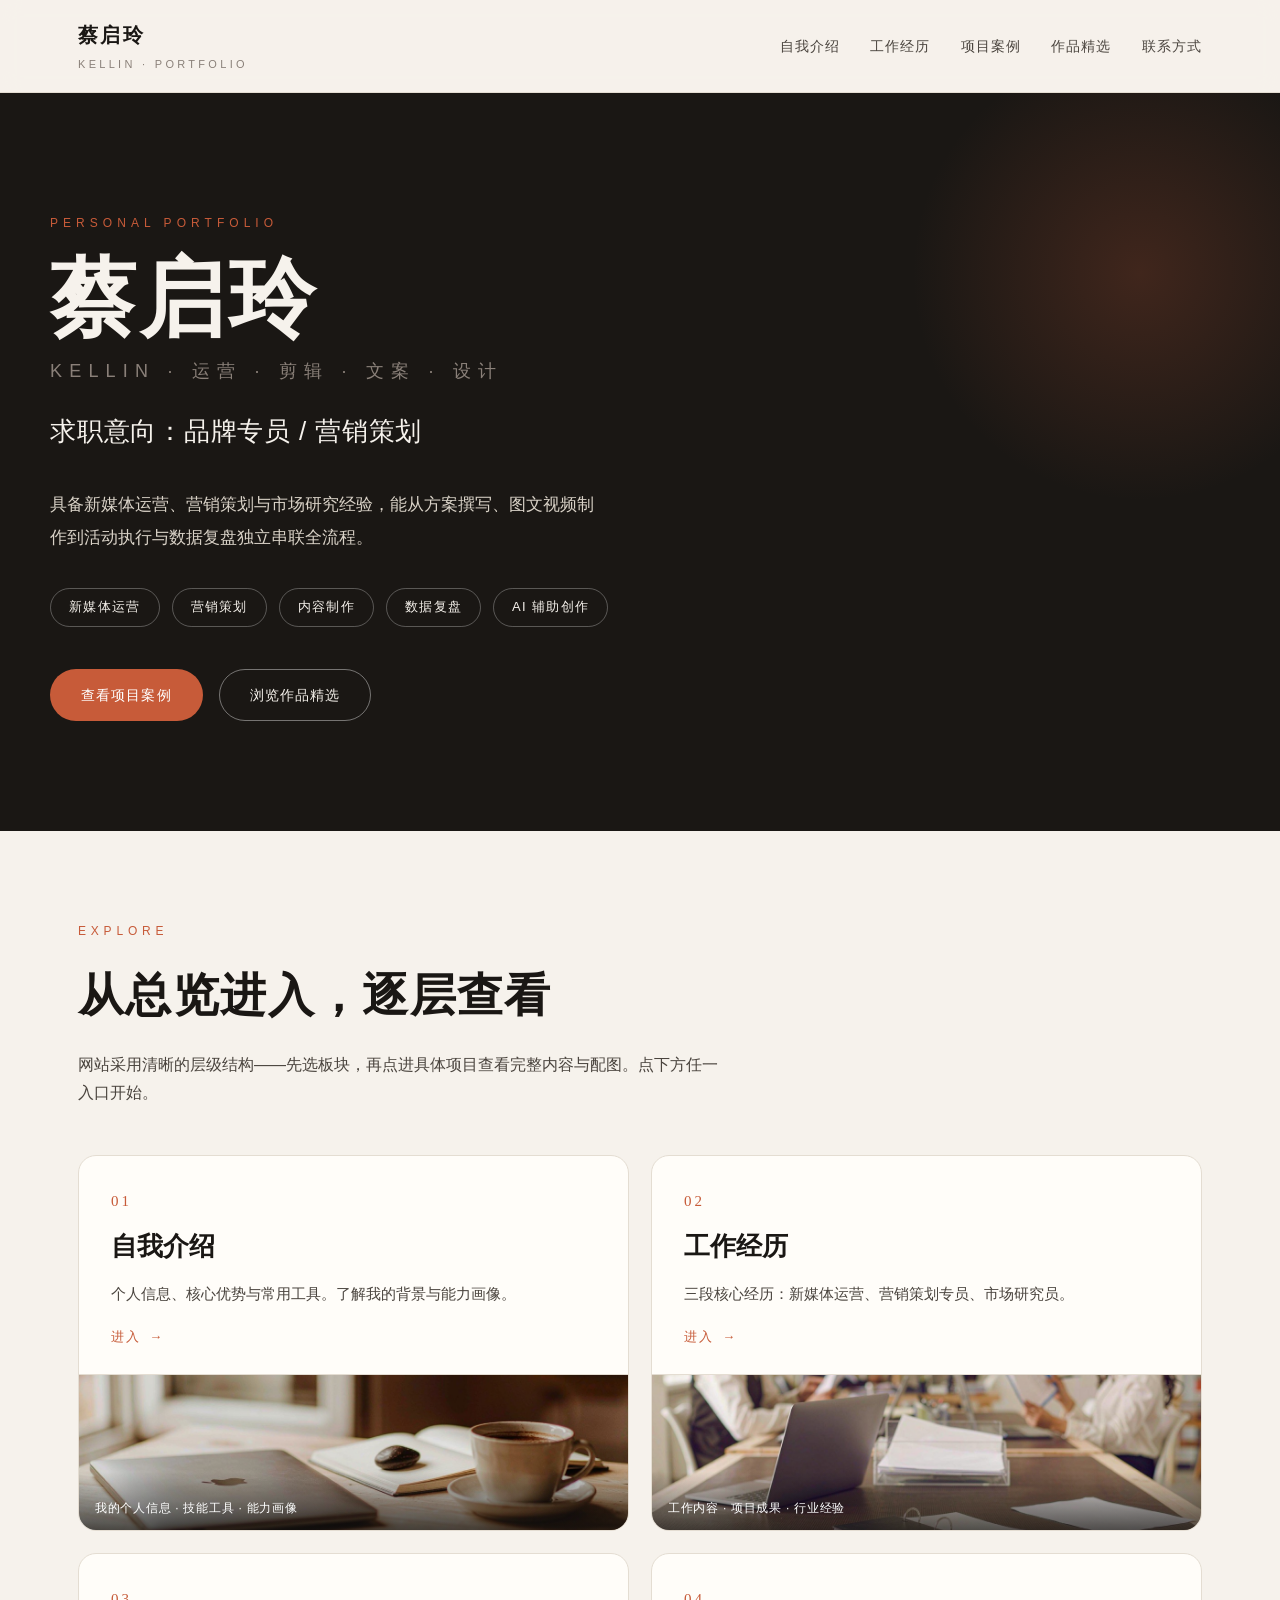
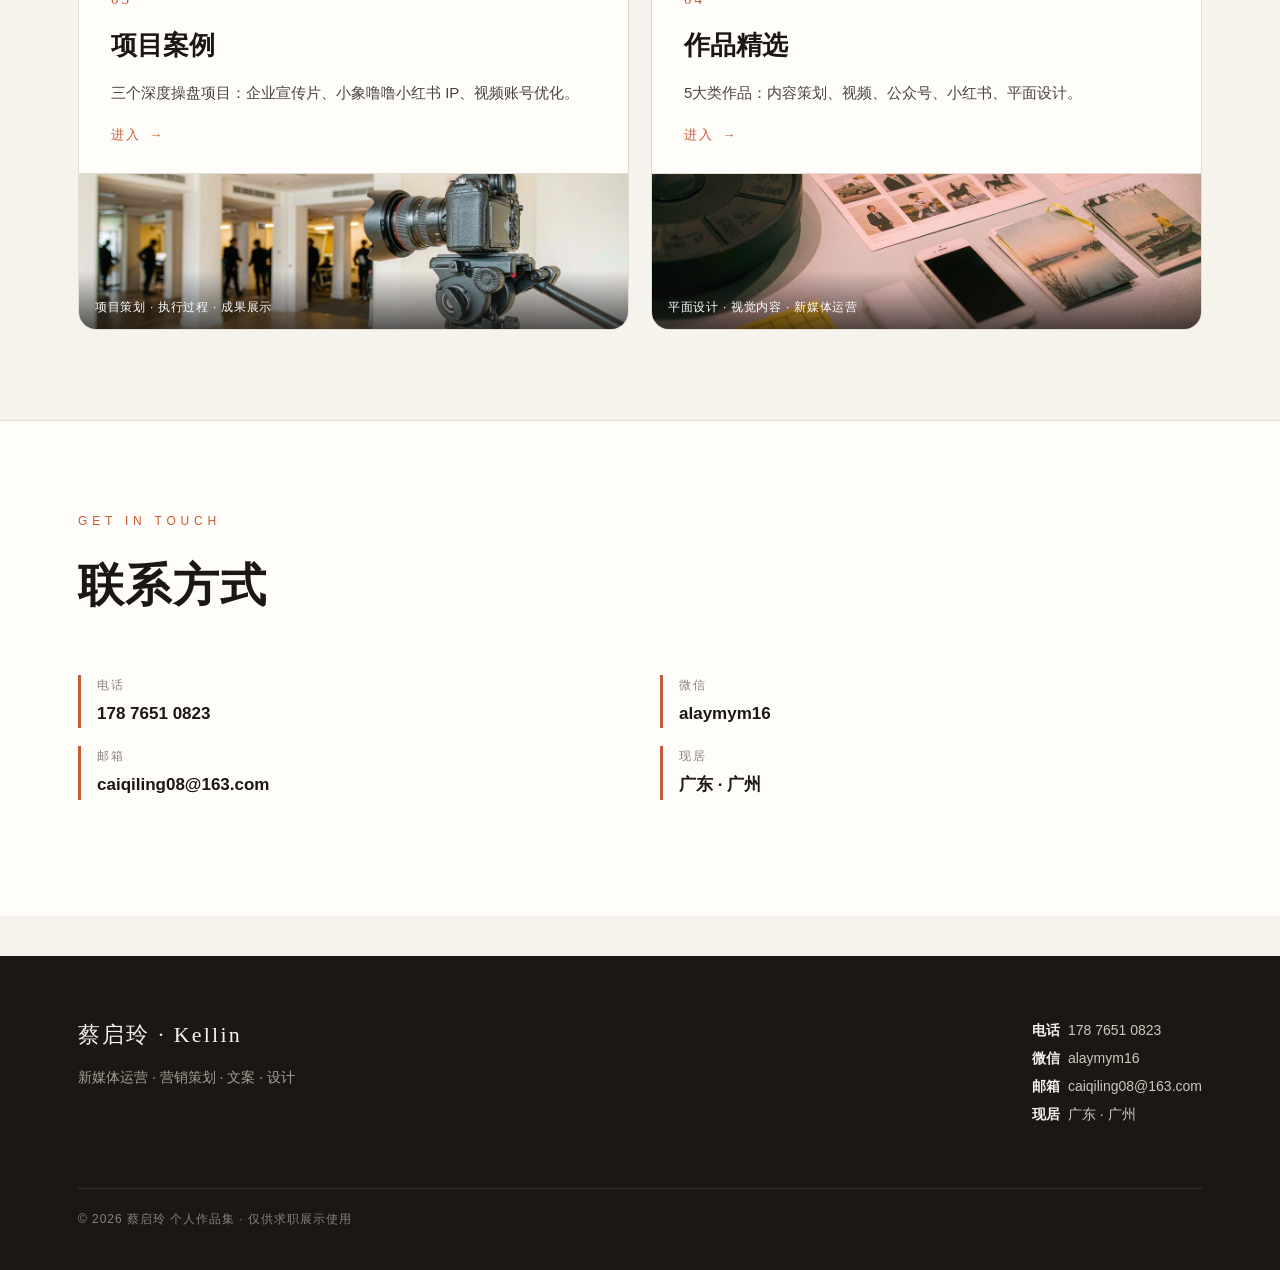
<file: index.html>
<!DOCTYPE html>
<html lang="zh-CN">
<head>
<meta charset="UTF-8">
<meta name="viewport" content="width=device-width,initial-scale=1">
<title>蔡启玲 · 个人作品集｜品牌专员 / 营销策划</title>
<link rel="stylesheet" href="assets/css/style.css">
</head>
<body>
<div id="nav-root"></div>

<section class="hero">
  <div class="hero-inner">
    <div class="kicker">PERSONAL PORTFOLIO</div>
    <h1>蔡启玲<span class="en">KELLIN · 运营 · 剪辑 · 文案 · 设计</span></h1>
    <p class="intent">求职意向：品牌专员 / 营销策划</p>
    <p class="lead">具备新媒体运营、营销策划与市场研究经验，能从方案撰写、图文视频制作到活动执行与数据复盘独立串联全流程。</p>
    <div class="tags">
      <span>新媒体运营</span><span>营销策划</span><span>内容制作</span><span>数据复盘</span><span>AI 辅助创作</span>
    </div>
    <div class="cta">
      <a class="btn btn-solid" href="cases.html">查看项目案例</a>
      <a class="btn btn-ghost" href="works.html">浏览作品精选</a>
    </div>
  </div>
</section>

<section class="section">
  <div class="wrap">
    <div class="section-head">
      <div class="eyebrow">EXPLORE</div>
      <h2>从总览进入，逐层查看</h2>
      <p>网站采用清晰的层级结构——先选板块，再点进具体项目查看完整内容与配图。点下方任一入口开始。</p>
    </div>
    <div class="entry-grid">
      <a class="entry" href="about.html">
        <div class="entry-body">
          <div class="num">01</div>
          <h3>自我介绍</h3>
          <p>个人信息、核心优势与常用工具。了解我的背景与能力画像。</p>
          <span class="go">进入</span>
        </div>
        <div class="entry-media">
          <img src="assets/img/card-about.jpg" alt="">
          <span class="cap">我的个人信息 · 技能工具 · 能力画像</span>
        </div>
      </a>
      <a class="entry" href="experience.html">
        <div class="entry-body">
          <div class="num">02</div>
          <h3>工作经历</h3>
          <p>三段核心经历：新媒体运营、营销策划专员、市场研究员。</p>
          <span class="go">进入</span>
        </div>
        <div class="entry-media">
          <img src="assets/img/card-experience.jpg" alt="">
          <span class="cap">工作内容 · 项目成果 · 行业经验</span>
        </div>
      </a>
      <a class="entry" href="cases.html">
        <div class="entry-body">
          <div class="num">03</div>
          <h3>项目案例</h3>
          <p>三个深度操盘项目：企业宣传片、小象噜噜小红书 IP、视频账号优化。</p>
          <span class="go">进入</span>
        </div>
        <div class="entry-media">
          <img src="assets/img/card-cases.jpg" alt="">
          <span class="cap">项目策划 · 执行过程 · 成果展示</span>
        </div>
      </a>
      <a class="entry" href="works.html">
        <div class="entry-body">
          <div class="num">04</div>
          <h3>作品精选</h3>
          <p>5大类作品：内容策划、视频、公众号、小红书、平面设计。</p>
          <span class="go">进入</span>
        </div>
        <div class="entry-media">
          <img src="assets/img/card-works.jpg" alt="">
          <span class="cap">平面设计 · 视觉内容 · 新媒体运营</span>
        </div>
      </a>
    </div>
  </div>
</section>

<section class="section" id="contact" style="background:var(--paper);border-top:1px solid var(--line)">
  <div class="wrap">
    <div class="section-head">
      <div class="eyebrow">GET IN TOUCH</div>
      <h2>联系方式</h2>
    </div>
    <div class="meta-list">
      <li><div class="k">电话</div><div class="v">178 7651 0823</div></li>
      <li><div class="k">微信</div><div class="v">alaymym16</div></li>
      <li><div class="k">邮箱</div><div class="v">caiqiling08@163.com</div></li>
      <li><div class="k">现居</div><div class="v">广东 · 广州</div></li>
    </div>
  </div>
</section>

<div id="foot-root"></div>
<script src="assets/js/partials.js"></script>
</body>
</html>
</file>
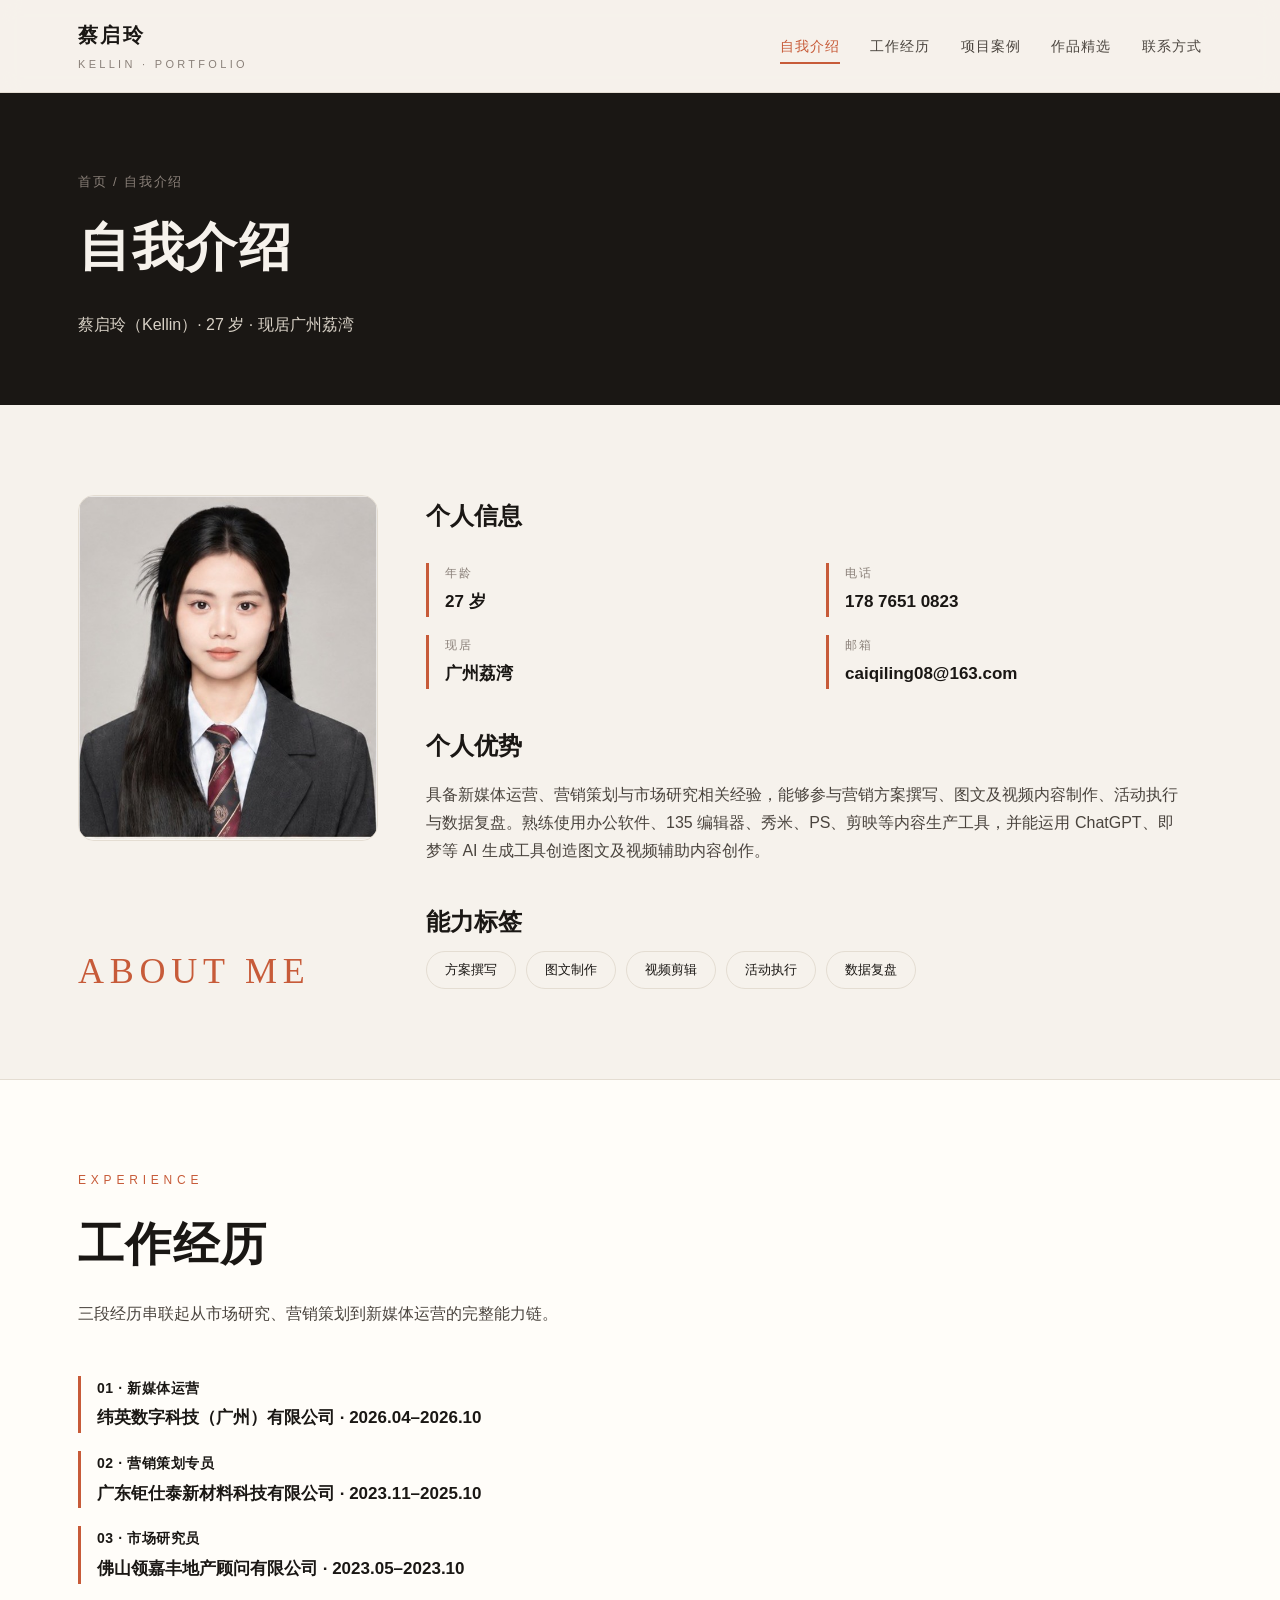
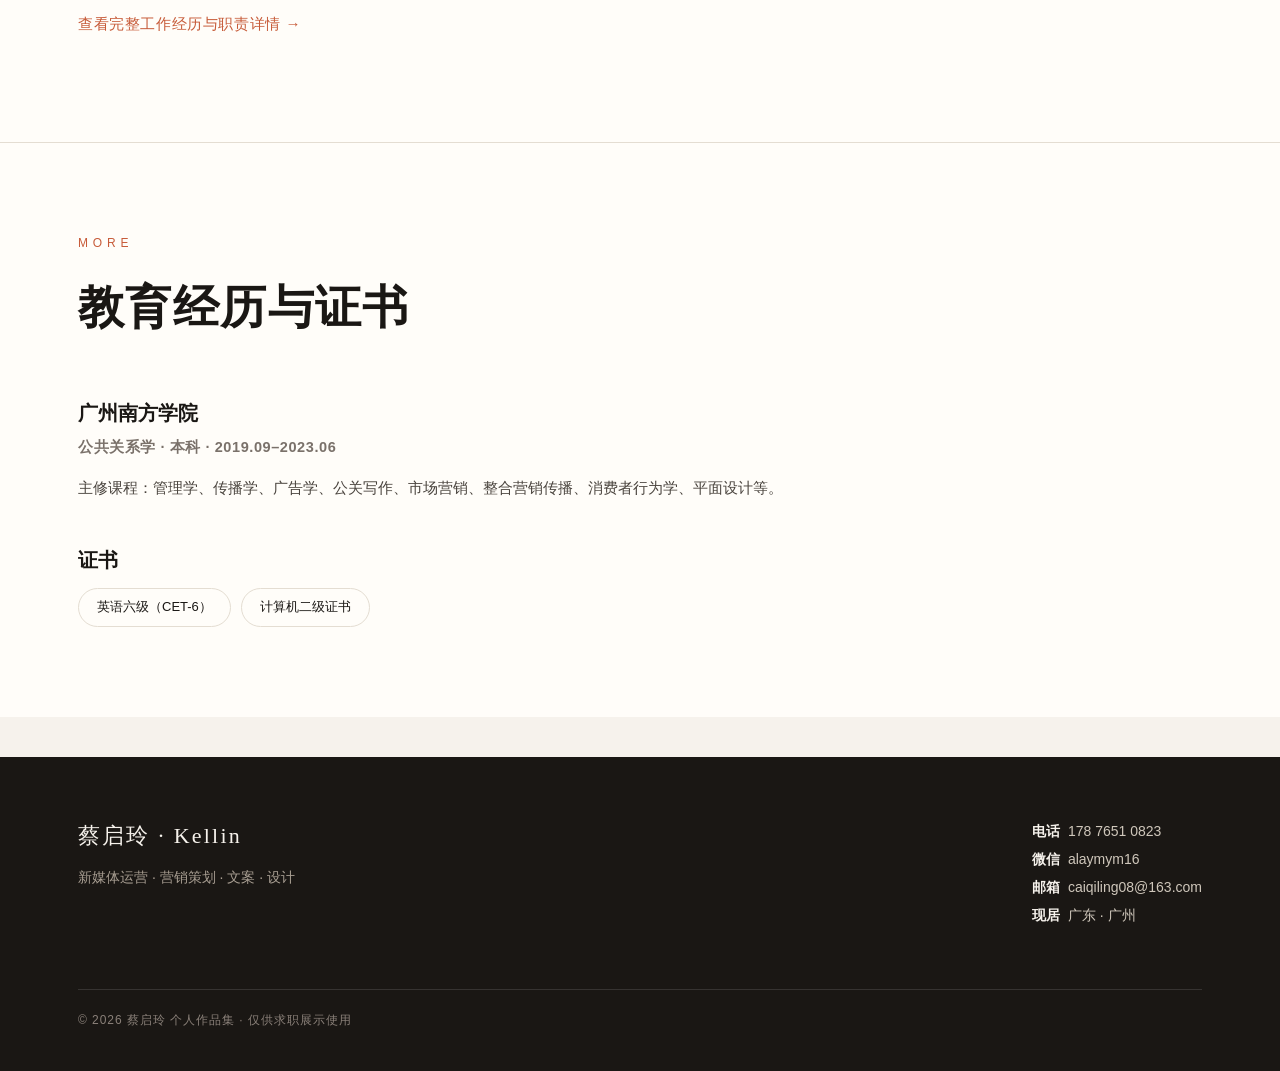
<file: about.html>
<!DOCTYPE html>
<html lang="zh-CN">
<head>
<meta charset="UTF-8">
<meta name="viewport" content="width=device-width,initial-scale=1">
<title>自我介绍 · 蔡启玲</title>
<link rel="stylesheet" href="assets/css/style.css">
</head>
<body>
<div id="nav-root"></div>

<section class="page-hero">
  <div class="wrap">
    <div class="crumb"><a href="index.html">首页</a> / 自我介绍</div>
    <h1>自我介绍</h1>
    <p class="sub">蔡启玲（Kellin）· 27 岁 · 现居广州荔湾</p>
  </div>
</section>

<section class="section">
  <div class="wrap">
    <div class="about-grid">
      <div class="about-media">
        <img src="assets/img/profile-portrait.jpg" alt="蔡启玲" style="border-radius:16px;border:1px solid var(--line)">
        <div class="about-me">ABOUT ME</div>
      </div>
      <div class="prose">
        <h3>个人信息</h3>
        <ul class="meta-list">
          <li><div class="k">年龄</div><div class="v">27 岁</div></li>
          <li><div class="k">电话</div><div class="v">178 7651 0823</div></li>
          <li><div class="k">现居</div><div class="v">广州荔湾</div></li>
          <li><div class="k">邮箱</div><div class="v">caiqiling08@163.com</div></li>
        </ul>
        <h3>个人优势</h3>
        <p>具备新媒体运营、营销策划与市场研究相关经验，能够参与营销方案撰写、图文及视频内容制作、活动执行与数据复盘。熟练使用办公软件、135 编辑器、秀米、PS、剪映等内容生产工具，并能运用 ChatGPT、即梦等 AI 生成工具创造图文及视频辅助内容创作。</p>
        <h3>能力标签</h3>
        <div class="tags" style="margin-top:8px">
          <span style="border:1px solid var(--line);border-radius:999px;padding:7px 18px;font-size:13px">方案撰写</span>
          <span style="border:1px solid var(--line);border-radius:999px;padding:7px 18px;font-size:13px">图文制作</span>
          <span style="border:1px solid var(--line);border-radius:999px;padding:7px 18px;font-size:13px">视频剪辑</span>
          <span style="border:1px solid var(--line);border-radius:999px;padding:7px 18px;font-size:13px">活动执行</span>
          <span style="border:1px solid var(--line);border-radius:999px;padding:7px 18px;font-size:13px">数据复盘</span>
        </div>
      </div>
    </div>
  </div>
</section>

<section class="section work-experience" style="background:var(--paper);border-top:1px solid var(--line)">
  <div class="wrap">
    <div class="section-head">
      <div class="eyebrow">EXPERIENCE</div>
      <h2>工作经历</h2>
      <p>三段经历串联起从市场研究、营销策划到新媒体运营的完整能力链。</p>
    </div>
    <div class="prose" style="max-width:100%">
      <ul class="meta-list" style="grid-template-columns:1fr">
        <li><div class="k">01 · 新媒体运营</div><div class="v">纬英数字科技（广州）有限公司 · 2026.04–2026.10</div></li>
        <li><div class="k">02 · 营销策划专员</div><div class="v">广东钜仕泰新材料科技有限公司 · 2023.11–2025.10</div></li>
        <li><div class="k">03 · 市场研究员</div><div class="v">佛山领嘉丰地产顾问有限公司 · 2023.05–2023.10</div></li>
      </ul>
      <p style="margin-top:18px"><a href="experience.html" style="color:var(--accent);font-size:15px;letter-spacing:.04em">查看完整工作经历与职责详情 →</a></p>
    </div>
  </div>
</section>

<section class="section" style="background:var(--paper);border-top:1px solid var(--line)">
  <div class="wrap">
    <div class="section-head">
      <div class="eyebrow">MORE</div>
      <h2>教育经历与证书</h2>
    </div>
    <div class="prose" style="max-width:100%">
      <div class="gallery-block">
        <div class="gb-title">广州南方学院</div>
        <div class="gb-meta exp-meta">公共关系学 · 本科 · 2019.09–2023.06</div>
        <p style="font-size:15px;line-height:1.9;color:var(--ink-soft);margin:0">主修课程：管理学、传播学、广告学、公关写作、市场营销、整合营销传播、消费者行为学、平面设计等。</p>
      </div>
      <div class="gallery-block" style="margin-bottom:0">
        <div class="gb-title">证书</div>
        <div class="tags" style="margin-top:10px">
          <span style="border:1px solid var(--line);border-radius:999px;padding:7px 18px;font-size:13px">英语六级（CET-6）</span>
          <span style="border:1px solid var(--line);border-radius:999px;padding:7px 18px;font-size:13px">计算机二级证书</span>
        </div>
      </div>
    </div>
  </div>
</section>

<div id="foot-root"></div>
<script src="assets/js/partials.js"></script>
</body>
</html>
</file>
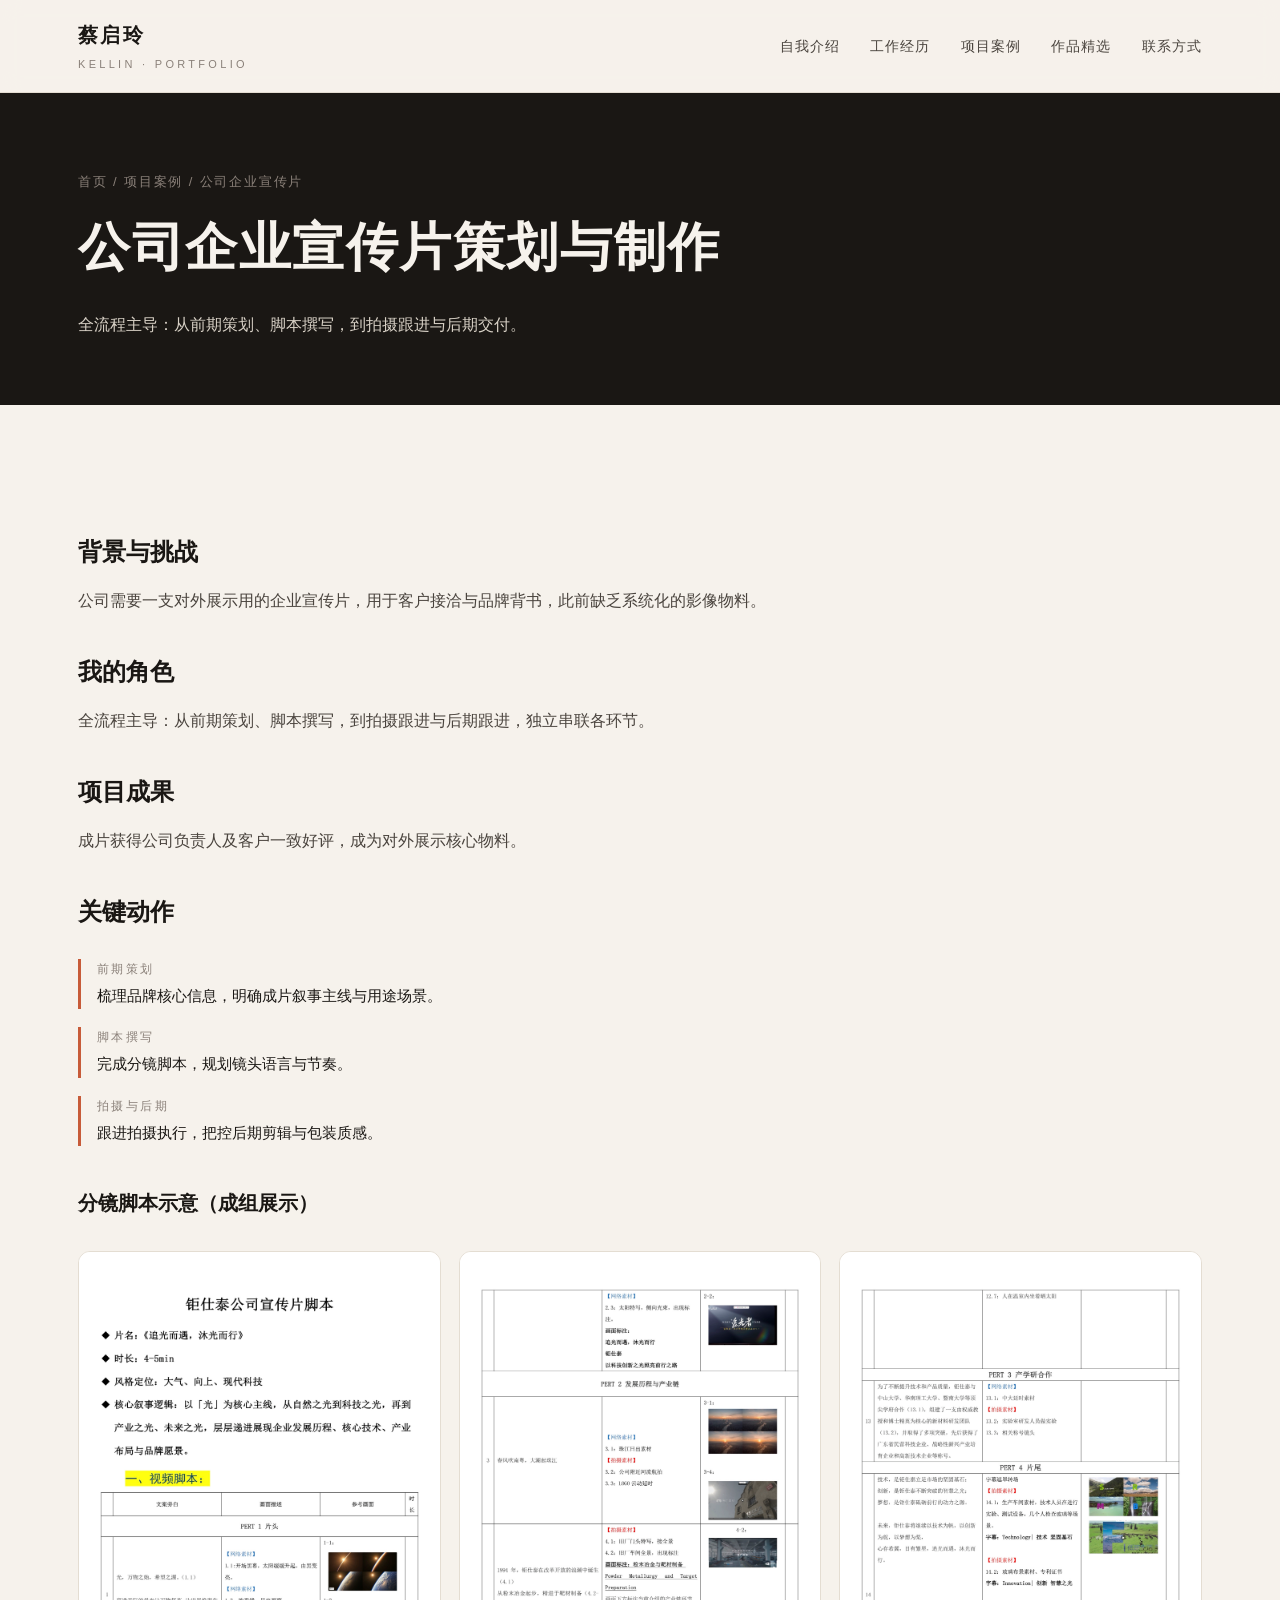
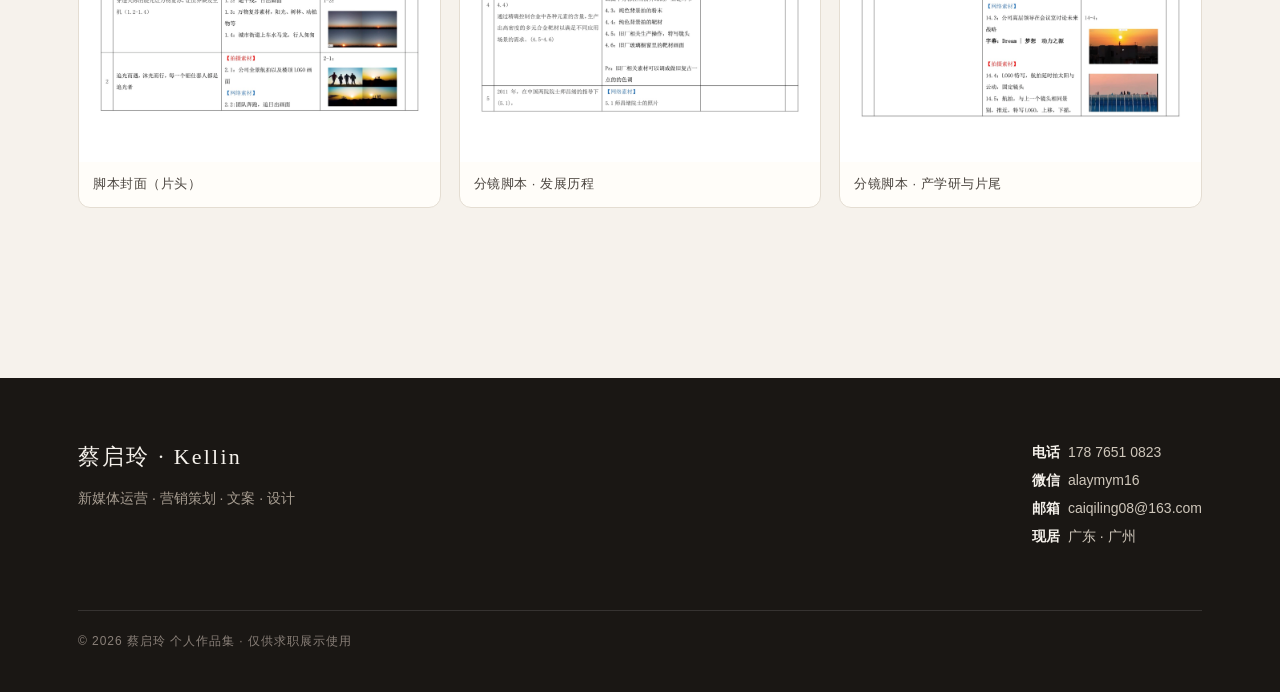
<file: case-film.html>
<!DOCTYPE html>
<html lang="zh-CN">
<head>
<meta charset="UTF-8">
<meta name="viewport" content="width=device-width,initial-scale=1">
<title>公司企业宣传片｜蔡启玲</title>
<link rel="stylesheet" href="assets/css/style.css">
</head>
<body>
<div id="nav-root"></div>

<section class="page-hero">
  <div class="wrap">
    <div class="crumb"><a href="index.html">首页</a> / <a href="cases.html">项目案例</a> / 公司企业宣传片</div>
    <h1>公司企业宣传片策划与制作</h1>
    <p class="sub">全流程主导：从前期策划、脚本撰写，到拍摄跟进与后期交付。</p>
  </div>
</section>

<section class="section">
  <div class="wrap">
    <div class="prose">
      <h3>背景与挑战</h3>
      <p>公司需要一支对外展示用的企业宣传片，用于客户接洽与品牌背书，此前缺乏系统化的影像物料。</p>
      <h3>我的角色</h3>
      <p>全流程主导：从前期策划、脚本撰写，到拍摄跟进与后期跟进，独立串联各环节。</p>
      <h3>项目成果</h3>
      <p>成片获得公司负责人及客户一致好评，成为对外展示核心物料。</p>
      <h3>关键动作</h3>
      <ul class="meta-list" style="grid-template-columns:1fr">
        <li><div class="k">前期策划</div><div class="v" style="font-weight:400;font-size:15px">梳理品牌核心信息，明确成片叙事主线与用途场景。</div></li>
        <li><div class="k">脚本撰写</div><div class="v" style="font-weight:400;font-size:15px">完成分镜脚本，规划镜头语言与节奏。</div></li>
        <li><div class="k">拍摄与后期</div><div class="v" style="font-weight:400;font-size:15px">跟进拍摄执行，把控后期剪辑与包装质感。</div></li>
      </ul>
    </div>
    <div class="gallery-block">
      <div class="gb-title">分镜脚本示意（成组展示）</div>
      <div class="gallery three">
        <figure><img src="assets/img/case-film-script-1.jpg" alt="宣传片分镜脚本封面"><figcaption>脚本封面（片头）</figcaption></figure>
        <figure><img src="assets/img/case-film-script-2.jpg" alt="分镜脚本 发展历程"><figcaption>分镜脚本 · 发展历程</figcaption></figure>
        <figure><img src="assets/img/case-film-script-3.jpg" alt="分镜脚本 产学研与片尾"><figcaption>分镜脚本 · 产学研与片尾</figcaption></figure>
      </div>
    </div>
  </div>
</section>

<div id="foot-root"></div>
<script src="assets/js/partials.js"></script>
</body>
</html>
</file>
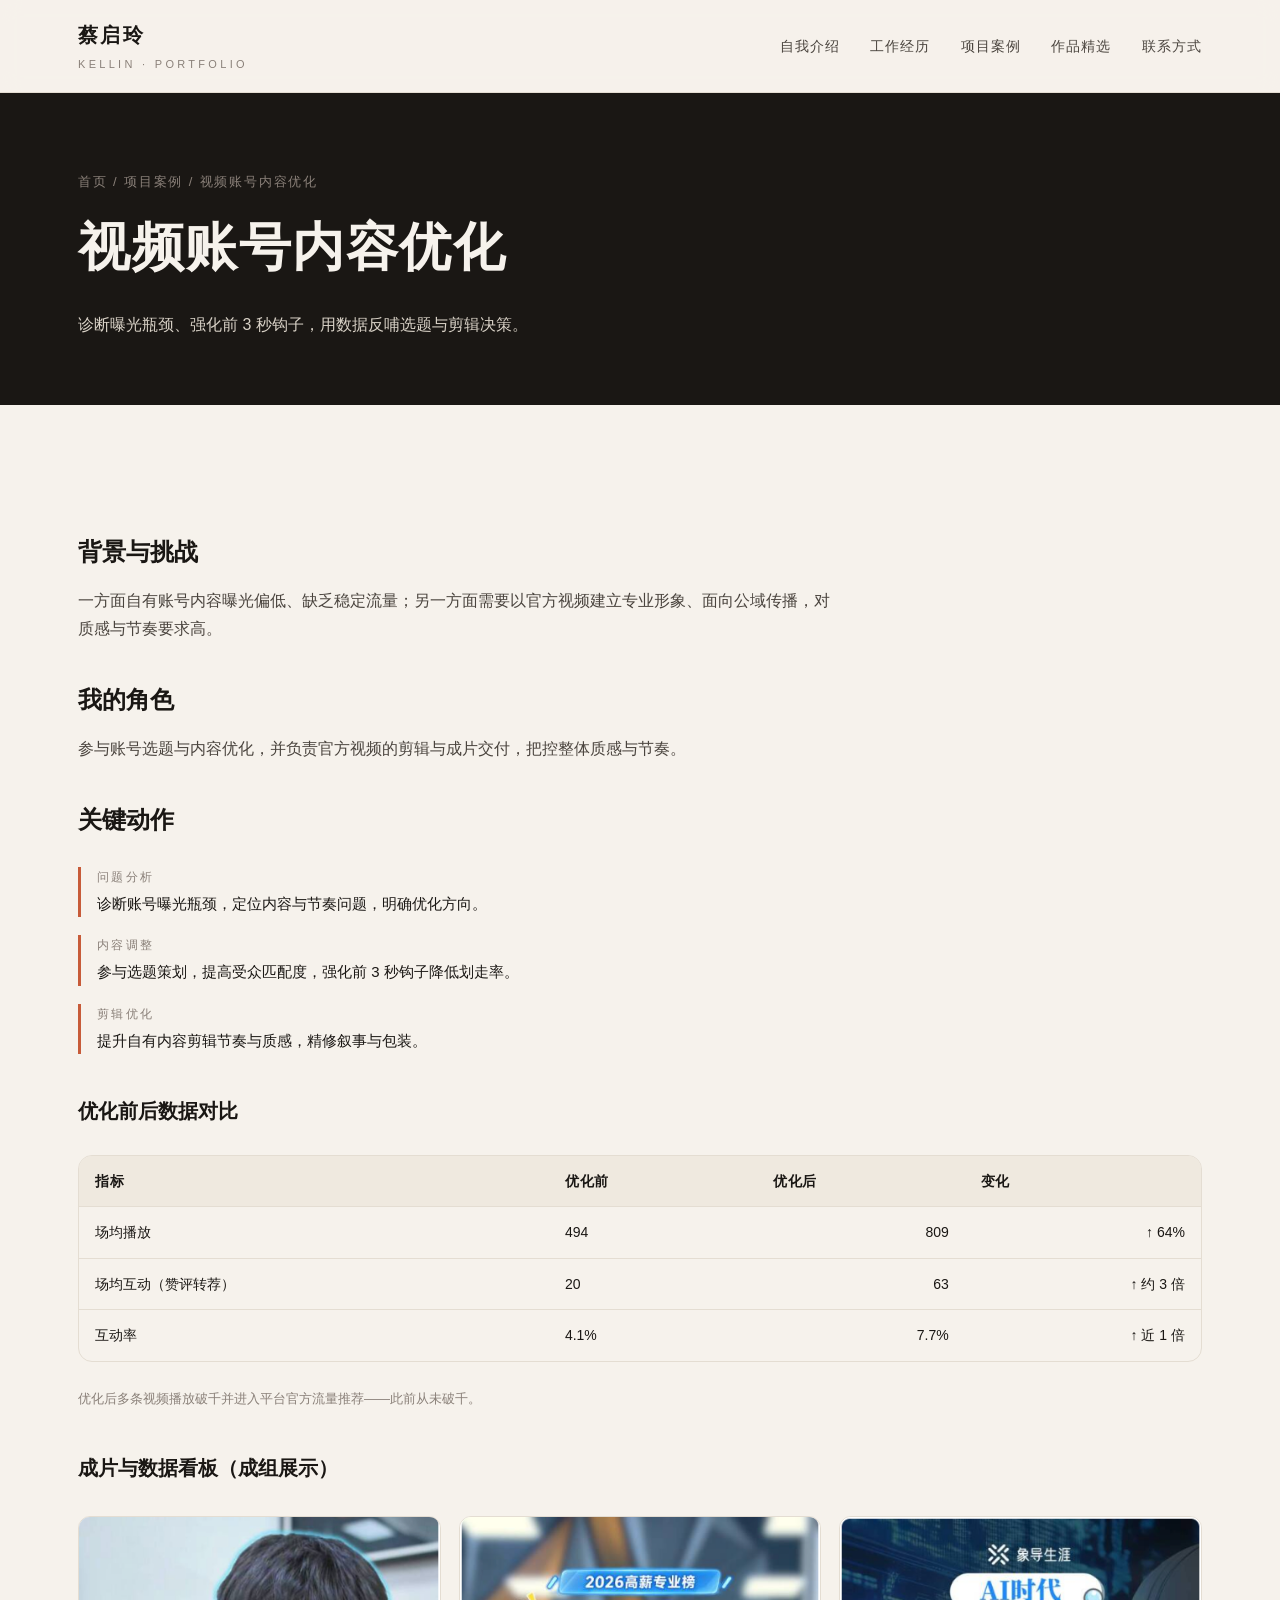
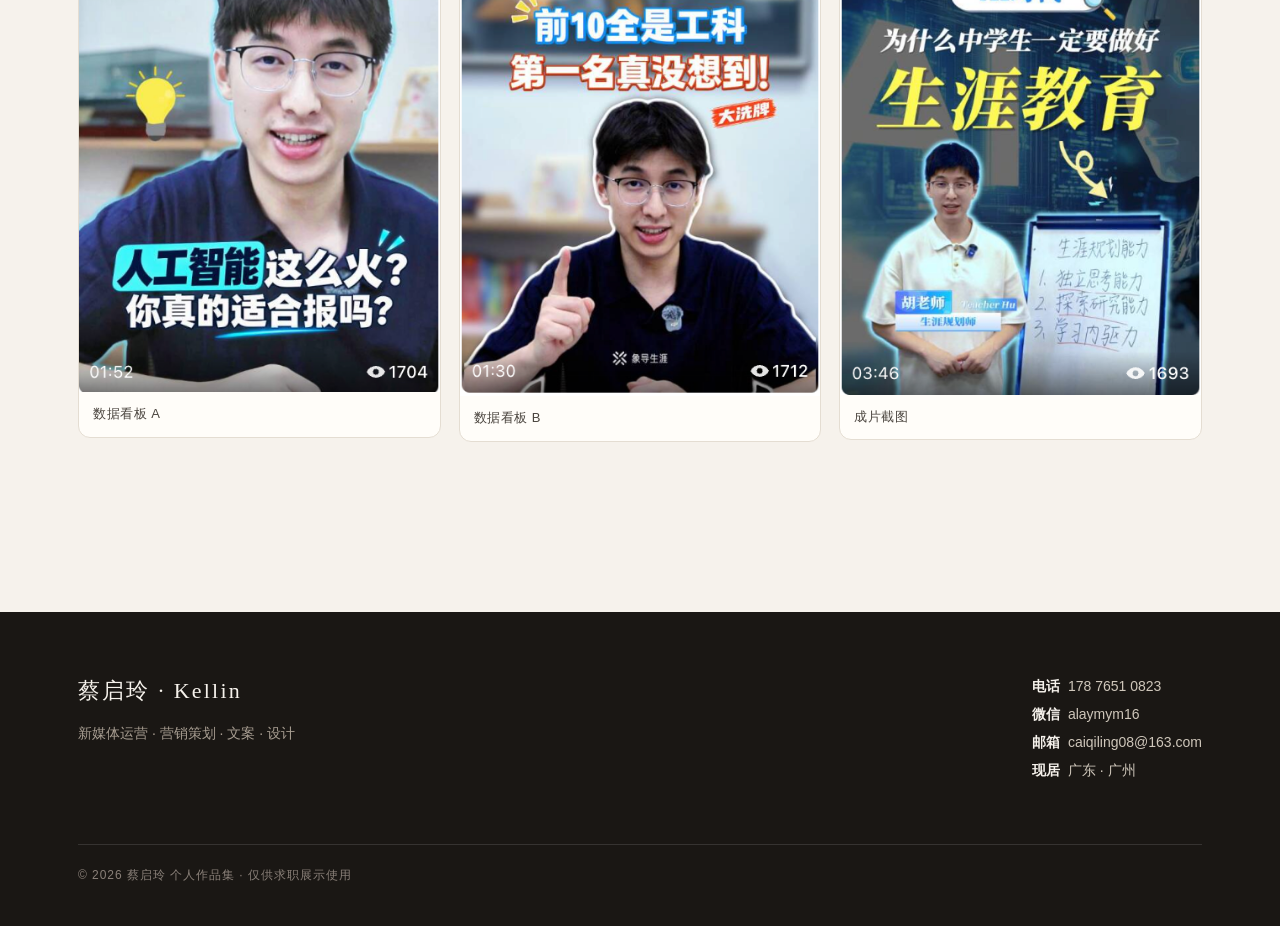
<file: case-video.html>
<!DOCTYPE html>
<html lang="zh-CN">
<head>
<meta charset="UTF-8">
<meta name="viewport" content="width=device-width,initial-scale=1">
<title>视频账号内容优化｜蔡启玲</title>
<link rel="stylesheet" href="assets/css/style.css">
</head>
<body>
<div id="nav-root"></div>

<section class="page-hero">
  <div class="wrap">
    <div class="crumb"><a href="index.html">首页</a> / <a href="cases.html">项目案例</a> / 视频账号内容优化</div>
    <h1>视频账号内容优化</h1>
    <p class="sub">诊断曝光瓶颈、强化前 3 秒钩子，用数据反哺选题与剪辑决策。</p>
  </div>
</section>

<section class="section">
  <div class="wrap">
    <div class="prose">
      <h3>背景与挑战</h3>
      <p>一方面自有账号内容曝光偏低、缺乏稳定流量；另一方面需要以官方视频建立专业形象、面向公域传播，对质感与节奏要求高。</p>
      <h3>我的角色</h3>
      <p>参与账号选题与内容优化，并负责官方视频的剪辑与成片交付，把控整体质感与节奏。</p>
      <h3>关键动作</h3>
      <ul class="meta-list" style="grid-template-columns:1fr">
        <li><div class="k">问题分析</div><div class="v" style="font-weight:400;font-size:15px">诊断账号曝光瓶颈，定位内容与节奏问题，明确优化方向。</div></li>
        <li><div class="k">内容调整</div><div class="v" style="font-weight:400;font-size:15px">参与选题策划，提高受众匹配度，强化前 3 秒钩子降低划走率。</div></li>
        <li><div class="k">剪辑优化</div><div class="v" style="font-weight:400;font-size:15px">提升自有内容剪辑节奏与质感，精修叙事与包装。</div></li>
      </ul>
    </div>

    <div class="gallery-block">
      <div class="gb-title">优化前后数据对比</div>
      <div class="table-wrap">
        <table>
          <thead><tr><th>指标</th><th>优化前</th><th>优化后</th><th>变化</th></tr></thead>
          <tbody>
            <tr><td>场均播放</td><td>494</td><td>809</td><td>↑ 64%</td></tr>
            <tr><td>场均互动（赞评转荐）</td><td>20</td><td>63</td><td>↑ 约 3 倍</td></tr>
            <tr><td>互动率</td><td>4.1%</td><td>7.7%</td><td>↑ 近 1 倍</td></tr>
          </tbody>
        </table>
      </div>
      <p class="gb-note" style="margin-top:12px">优化后多条视频播放破千并进入平台官方流量推荐——此前从未破千。</p>
    </div>

    <div class="gallery-block">
      <div class="gb-title">成片与数据看板（成组展示）</div>
      <div class="gallery three">
        <figure><img src="assets/img/slide13_img15.png" alt=""><figcaption>数据看板 A</figcaption></figure>
        <figure><img src="assets/img/slide13_img16.png" alt=""><figcaption>数据看板 B</figcaption></figure>
        <figure><img src="assets/img/slide13_img17.png" alt=""><figcaption>成片截图</figcaption></figure>
      </div>
    </div>
  </div>
</section>

<div id="foot-root"></div>
<script src="assets/js/partials.js"></script>
</body>
</html>
</file>
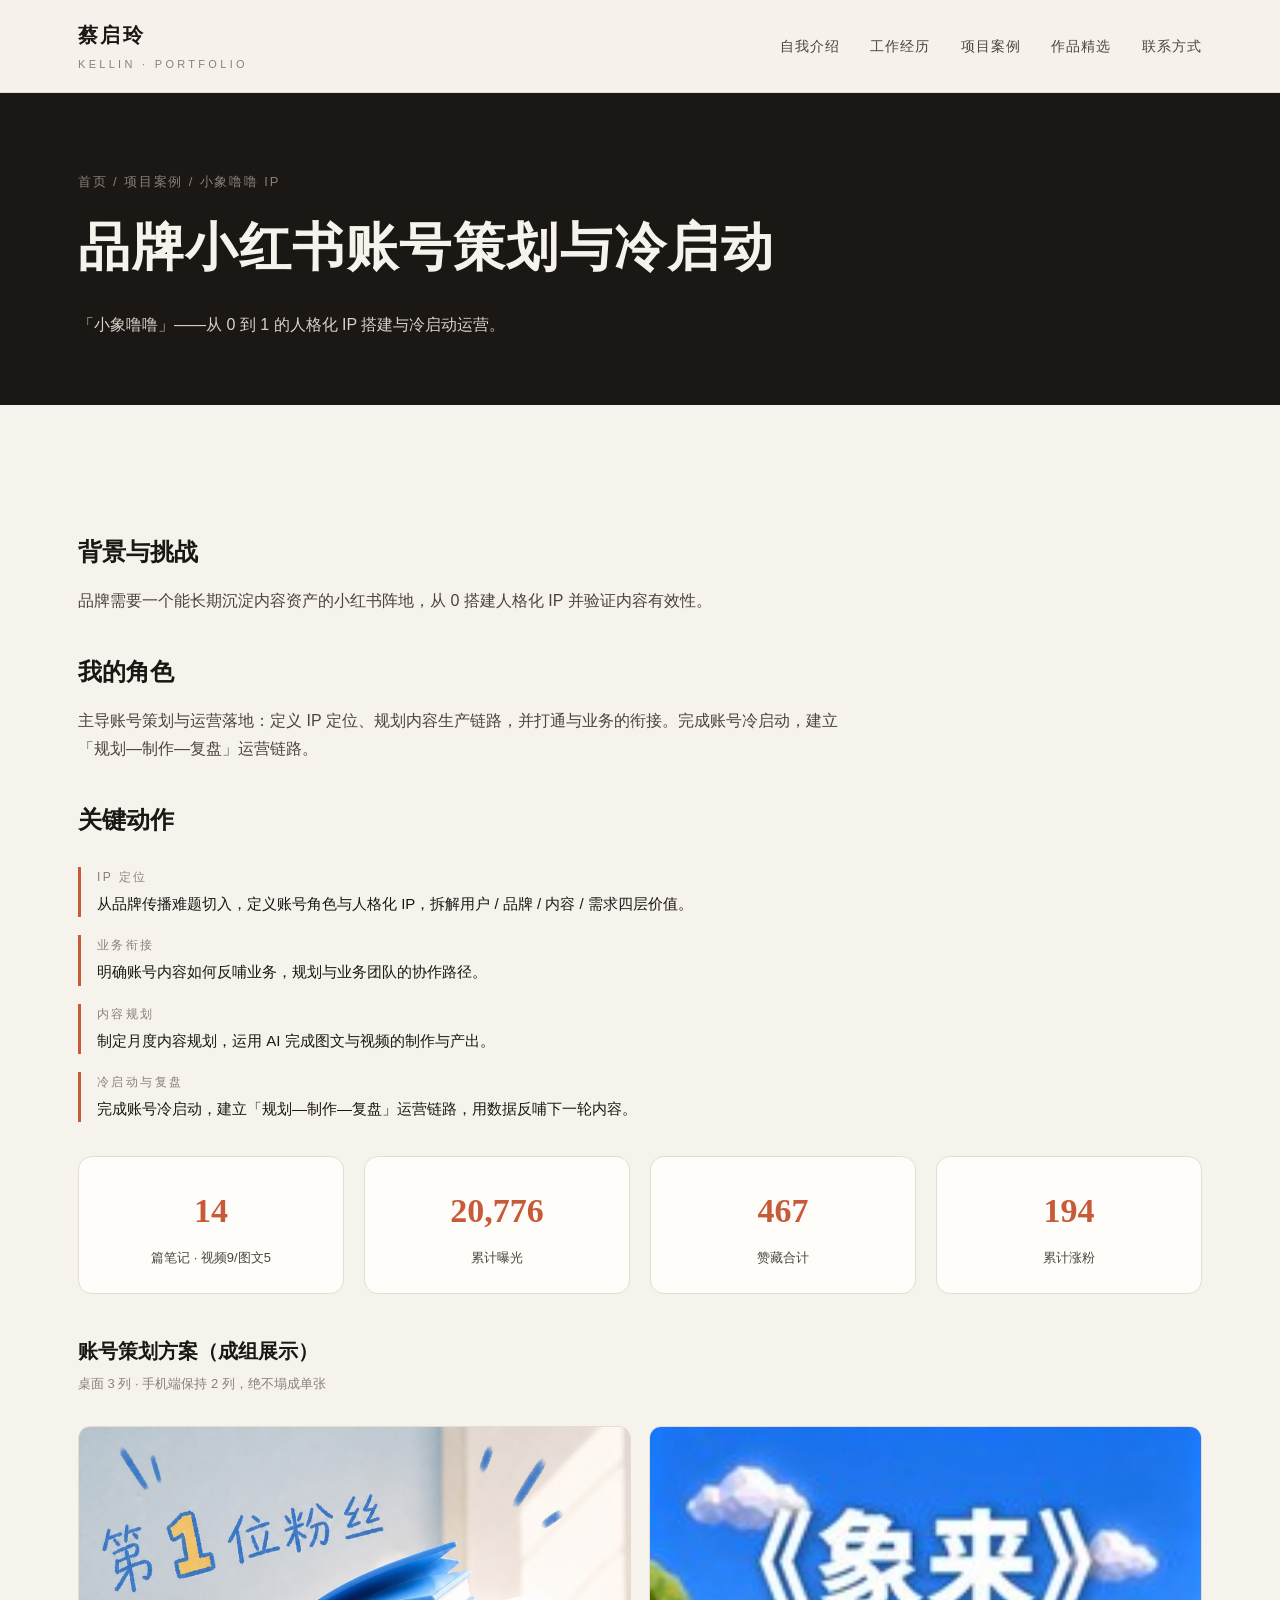
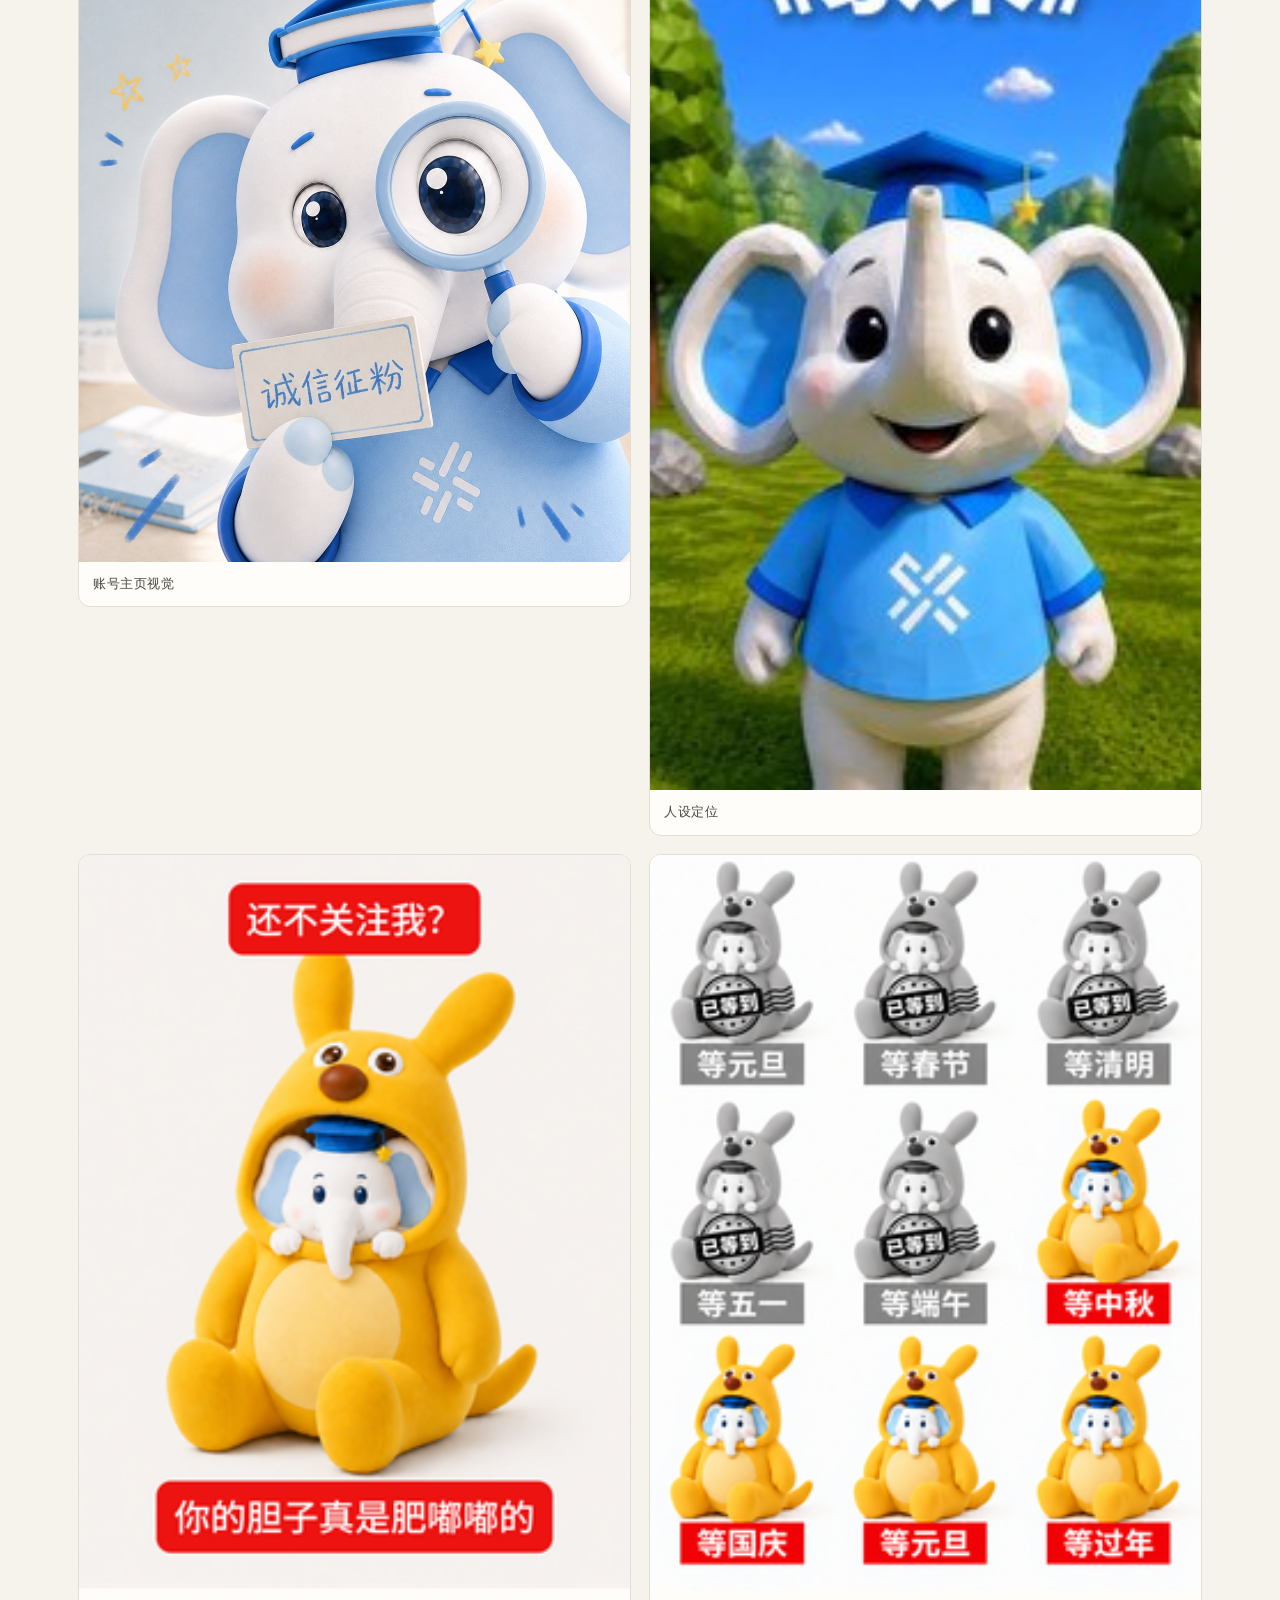
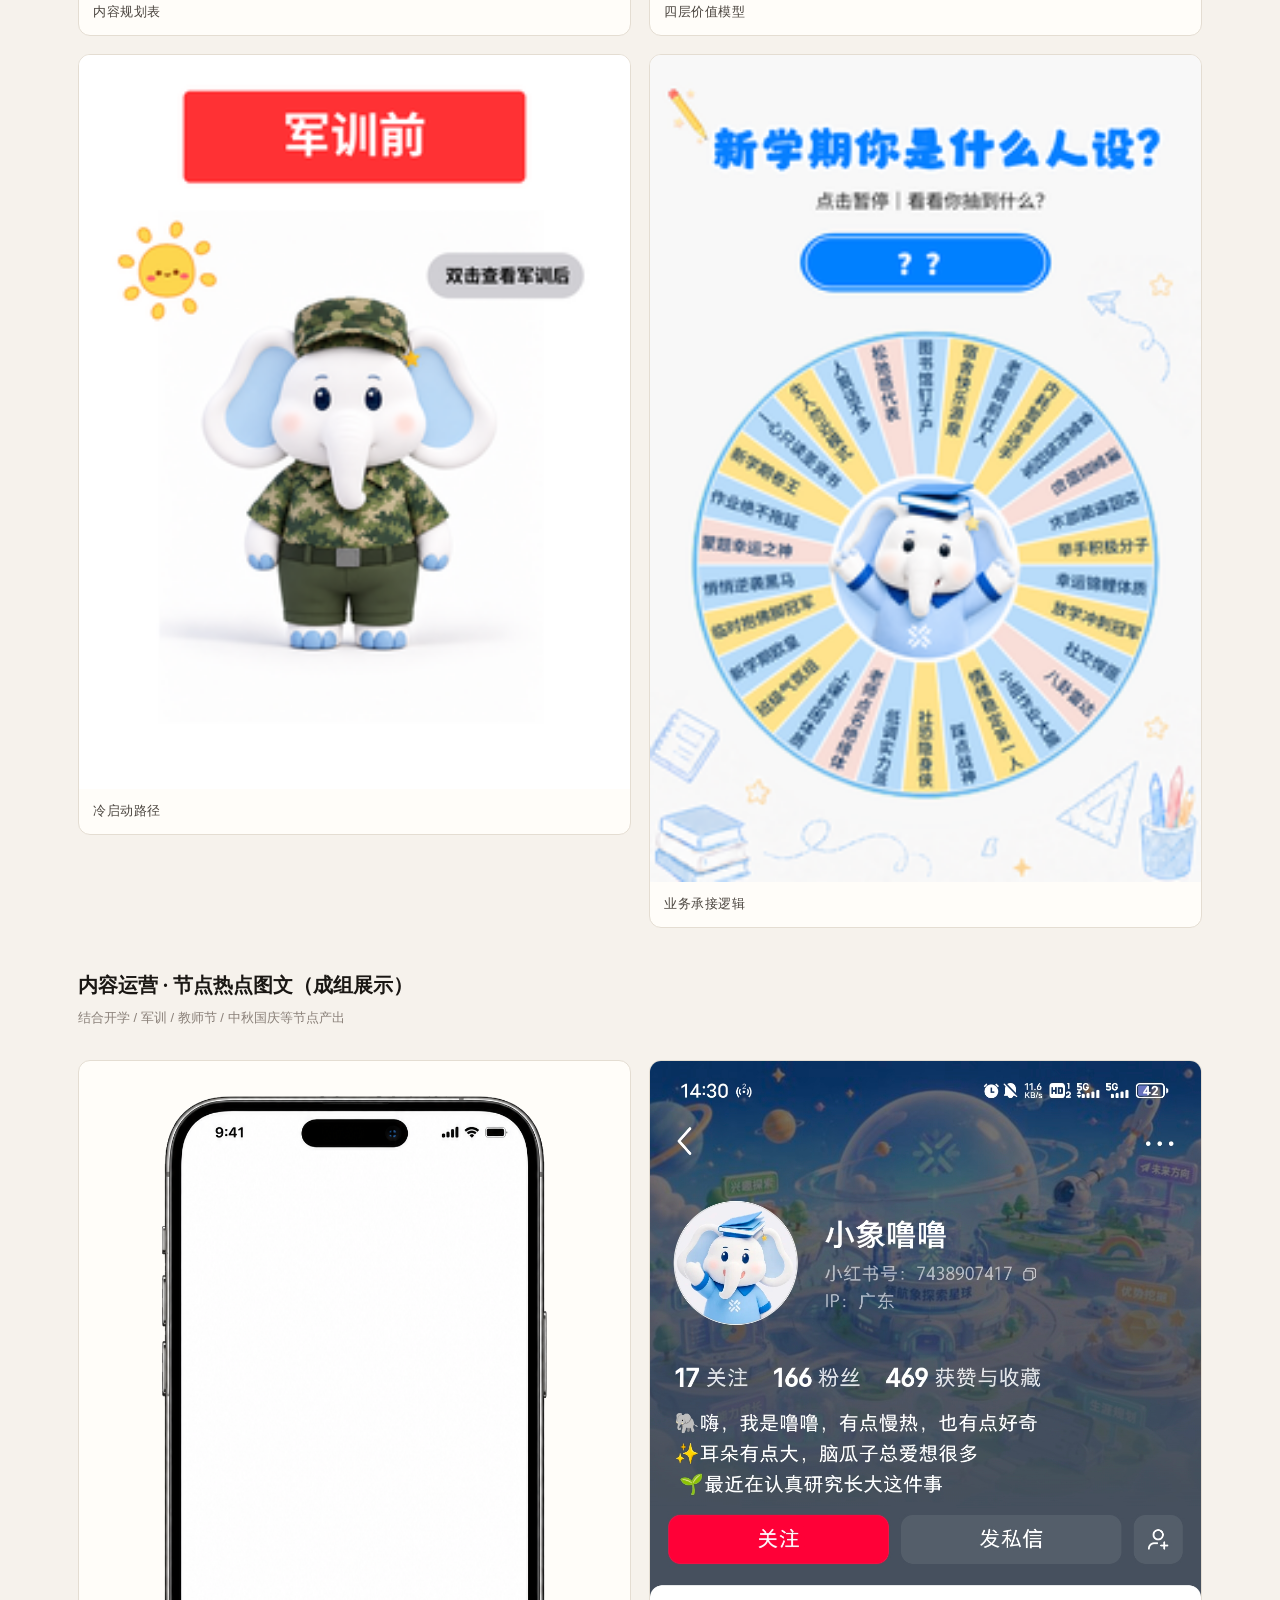
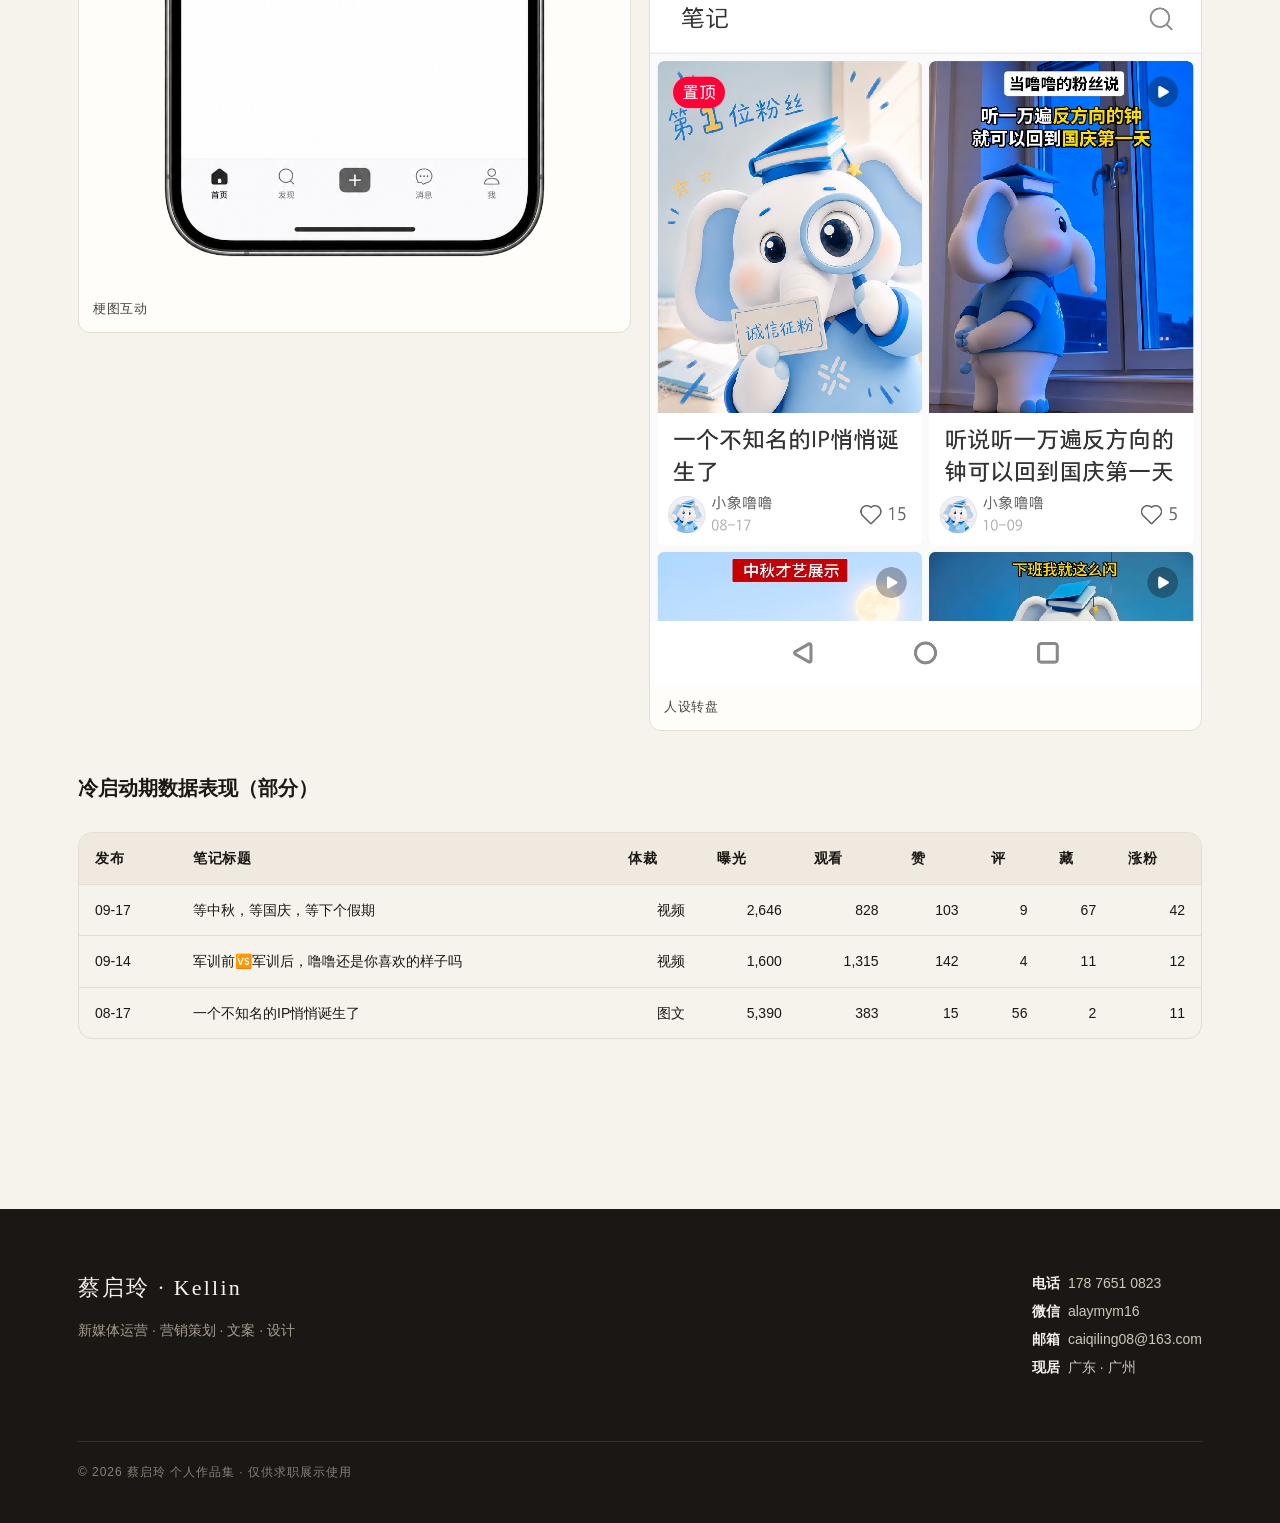
<file: case-xiaohongshu.html>
<!DOCTYPE html>
<html lang="zh-CN">
<head>
<meta charset="UTF-8">
<meta name="viewport" content="width=device-width,initial-scale=1">
<title>小象噜噜 · 品牌小红书 IP｜蔡启玲</title>
<link rel="stylesheet" href="assets/css/style.css">
</head>
<body>
<div id="nav-root"></div>

<section class="page-hero">
  <div class="wrap">
    <div class="crumb"><a href="index.html">首页</a> / <a href="cases.html">项目案例</a> / 小象噜噜 IP</div>
    <h1>品牌小红书账号策划与冷启动</h1>
    <p class="sub">「小象噜噜」——从 0 到 1 的人格化 IP 搭建与冷启动运营。</p>
  </div>
</section>

<section class="section">
  <div class="wrap">
    <div class="prose">
      <h3>背景与挑战</h3>
      <p>品牌需要一个能长期沉淀内容资产的小红书阵地，从 0 搭建人格化 IP 并验证内容有效性。</p>
      <h3>我的角色</h3>
      <p>主导账号策划与运营落地：定义 IP 定位、规划内容生产链路，并打通与业务的衔接。完成账号冷启动，建立「规划—制作—复盘」运营链路。</p>
      <h3>关键动作</h3>
      <ul class="meta-list" style="grid-template-columns:1fr">
        <li><div class="k">IP 定位</div><div class="v" style="font-weight:400;font-size:15px">从品牌传播难题切入，定义账号角色与人格化 IP，拆解用户 / 品牌 / 内容 / 需求四层价值。</div></li>
        <li><div class="k">业务衔接</div><div class="v" style="font-weight:400;font-size:15px">明确账号内容如何反哺业务，规划与业务团队的协作路径。</div></li>
        <li><div class="k">内容规划</div><div class="v" style="font-weight:400;font-size:15px">制定月度内容规划，运用 AI 完成图文与视频的制作与产出。</div></li>
        <li><div class="k">冷启动与复盘</div><div class="v" style="font-weight:400;font-size:15px">完成账号冷启动，建立「规划—制作—复盘」运营链路，用数据反哺下一轮内容。</div></li>
      </ul>
    </div>

    <div class="stats">
      <div class="stat"><div class="big">14</div><div class="lbl">篇笔记 · 视频9/图文5</div></div>
      <div class="stat"><div class="big">20,776</div><div class="lbl">累计曝光</div></div>
      <div class="stat"><div class="big">467</div><div class="lbl">赞藏合计</div></div>
      <div class="stat"><div class="big">194</div><div class="lbl">累计涨粉</div></div>
    </div>

    <div class="gallery-block">
      <div class="gb-title">账号策划方案（成组展示）</div>
      <div class="gb-note">桌面 3 列 · 手机端保持 2 列，绝不塌成单张</div>
      <div class="gallery">
        <figure><img src="assets/img/slide10_img6.jpg" alt=""><figcaption>账号主页视觉</figcaption></figure>
        <figure><img src="assets/img/slide10_img7.jpg" alt=""><figcaption>人设定位</figcaption></figure>
        <figure><img src="assets/img/slide10_img8.png" alt=""><figcaption>内容规划表</figcaption></figure>
        <figure><img src="assets/img/slide10_img9.png" alt=""><figcaption>四层价值模型</figcaption></figure>
        <figure><img src="assets/img/slide10_img10.png" alt=""><figcaption>冷启动路径</figcaption></figure>
        <figure><img src="assets/img/slide10_img11.png" alt=""><figcaption>业务承接逻辑</figcaption></figure>
      </div>
    </div>

    <div class="gallery-block">
      <div class="gb-title">内容运营 · 节点热点图文（成组展示）</div>
      <div class="gb-note">结合开学 / 军训 / 教师节 / 中秋国庆等节点产出</div>
      <div class="gallery two">
        <figure><img src="assets/img/slide8_img4.png" alt=""><figcaption>梗图互动</figcaption></figure>
        <figure><img src="assets/img/slide8_img5.jpg" alt=""><figcaption>人设转盘</figcaption></figure>
      </div>
    </div>

    <div class="gallery-block">
      <div class="gb-title">冷启动期数据表现（部分）</div>
      <div class="table-wrap">
        <table>
          <thead><tr><th>发布</th><th>笔记标题</th><th>体裁</th><th>曝光</th><th>观看</th><th>赞</th><th>评</th><th>藏</th><th>涨粉</th></tr></thead>
          <tbody>
            <tr><td>09-17</td><td>等中秋，等国庆，等下个假期</td><td>视频</td><td>2,646</td><td>828</td><td>103</td><td>9</td><td>67</td><td>42</td></tr>
            <tr><td>09-14</td><td>军训前🆚军训后，噜噜还是你喜欢的样子吗</td><td>视频</td><td>1,600</td><td>1,315</td><td>142</td><td>4</td><td>11</td><td>12</td></tr>
            <tr><td>08-17</td><td>一个不知名的IP悄悄诞生了</td><td>图文</td><td>5,390</td><td>383</td><td>15</td><td>56</td><td>2</td><td>11</td></tr>
          </tbody>
        </table>
      </div>
    </div>
  </div>
</section>

<div id="foot-root"></div>
<script src="assets/js/partials.js"></script>
</body>
</html>
</file>
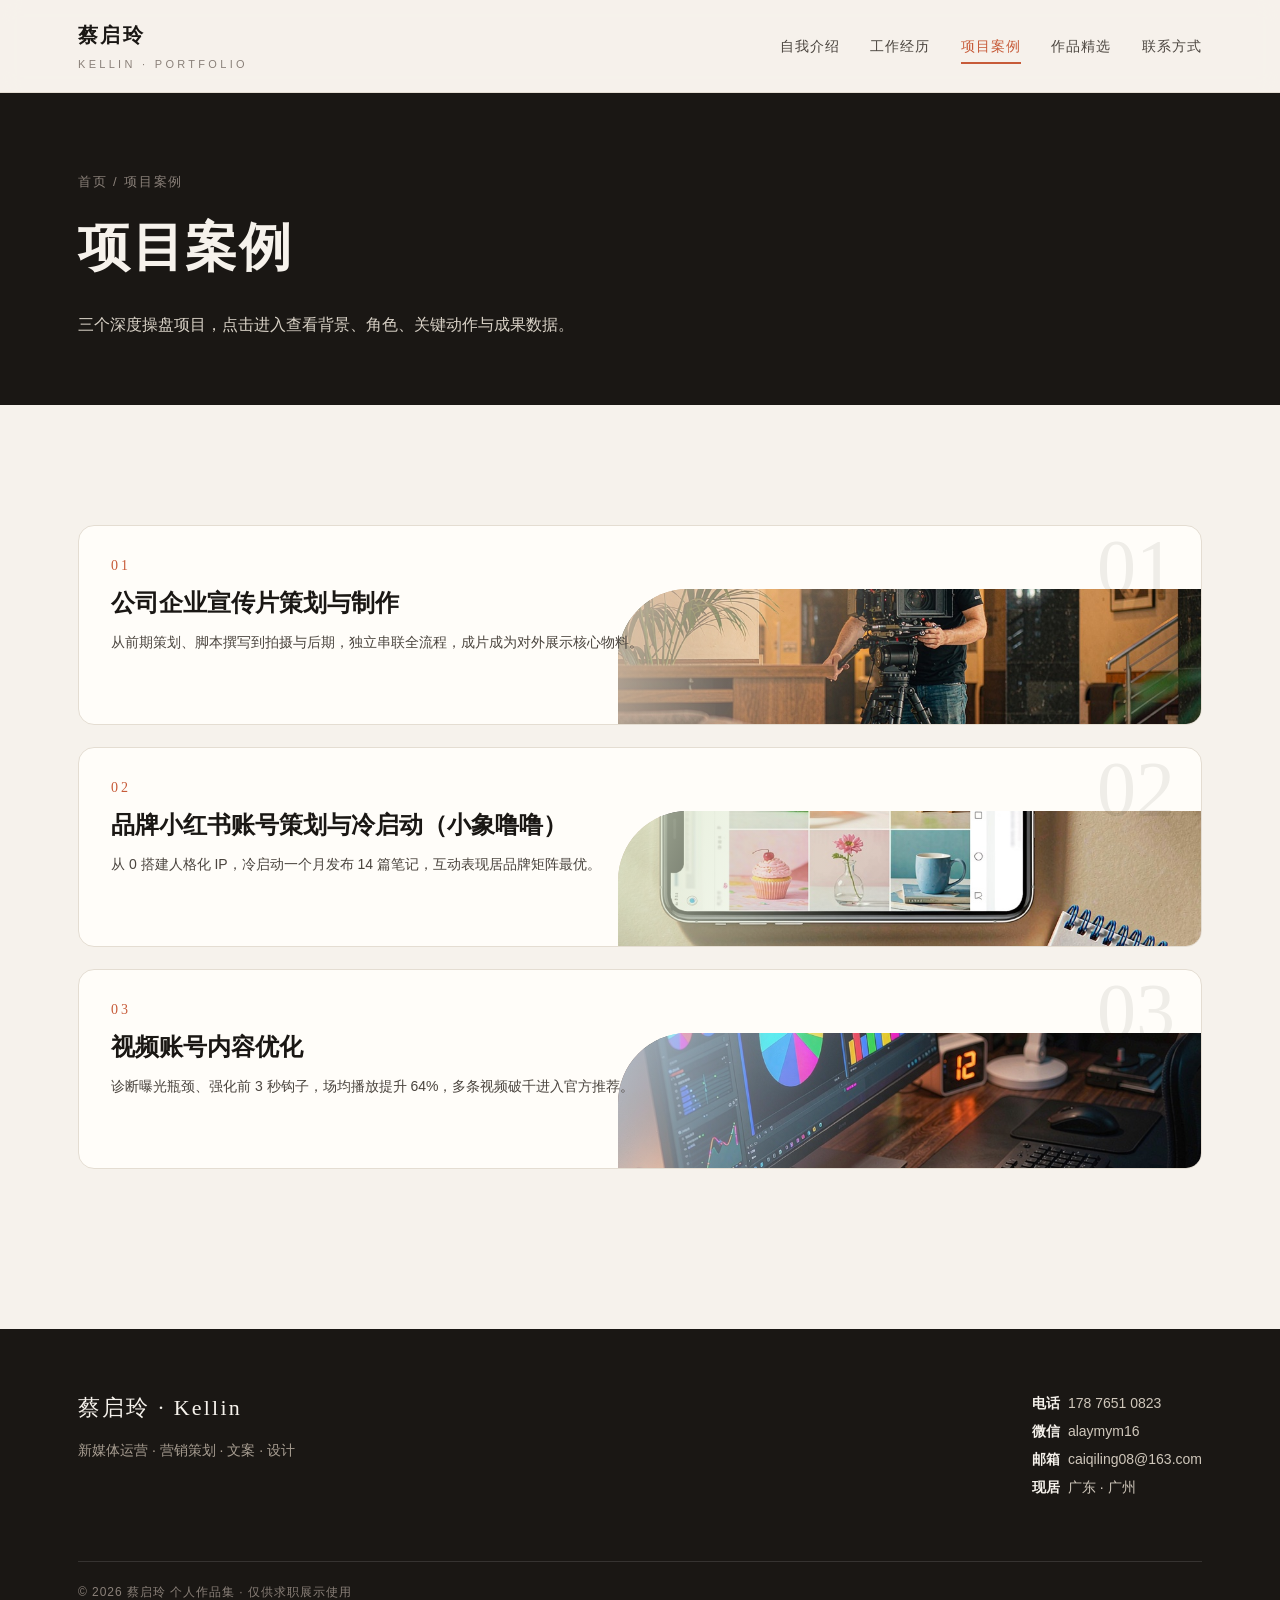
<file: cases.html>
<!DOCTYPE html>
<html lang="zh-CN">
<head>
<meta charset="UTF-8">
<meta name="viewport" content="width=device-width,initial-scale=1">
<title>项目案例 · 蔡启玲</title>
<link rel="stylesheet" href="assets/css/style.css">
</head>
<body>
<div id="nav-root"></div>

<section class="page-hero">
  <div class="wrap">
    <div class="crumb"><a href="index.html">首页</a> / 项目案例</div>
    <h1>项目案例</h1>
    <p class="sub">三个深度操盘项目，点击进入查看背景、角色、关键动作与成果数据。</p>
  </div>
</section>

<section class="section">
  <div class="wrap">
    <div class="case-list">
      <a class="case-card" href="case-film.html" data-num="01">
        <div class="cc-body">
          <div class="cc-num">01</div>
          <h4>公司企业宣传片策划与制作</h4>
          <p>从前期策划、脚本撰写到拍摄与后期，独立串联全流程，成片成为对外展示核心物料。</p>
        </div>
        <div class="cc-media"><img src="assets/img/case-card-film.jpg" alt=""></div>
      </a>
      <a class="case-card" href="case-xiaohongshu.html" data-num="02">
        <div class="cc-body">
          <div class="cc-num">02</div>
          <h4>品牌小红书账号策划与冷启动（小象噜噜）</h4>
          <p>从 0 搭建人格化 IP，冷启动一个月发布 14 篇笔记，互动表现居品牌矩阵最优。</p>
        </div>
        <div class="cc-media"><img src="assets/img/case-card-xhs.jpg" alt=""></div>
      </a>
      <a class="case-card" href="case-video.html" data-num="03">
        <div class="cc-body">
          <div class="cc-num">03</div>
          <h4>视频账号内容优化</h4>
          <p>诊断曝光瓶颈、强化前 3 秒钩子，场均播放提升 64%，多条视频破千进入官方推荐。</p>
        </div>
        <div class="cc-media"><img src="assets/img/case-card-video.jpg" alt=""></div>
      </a>
    </div>
  </div>
</section>

<div id="foot-root"></div>
<script src="assets/js/partials.js"></script>
</body>
</html>
</file>
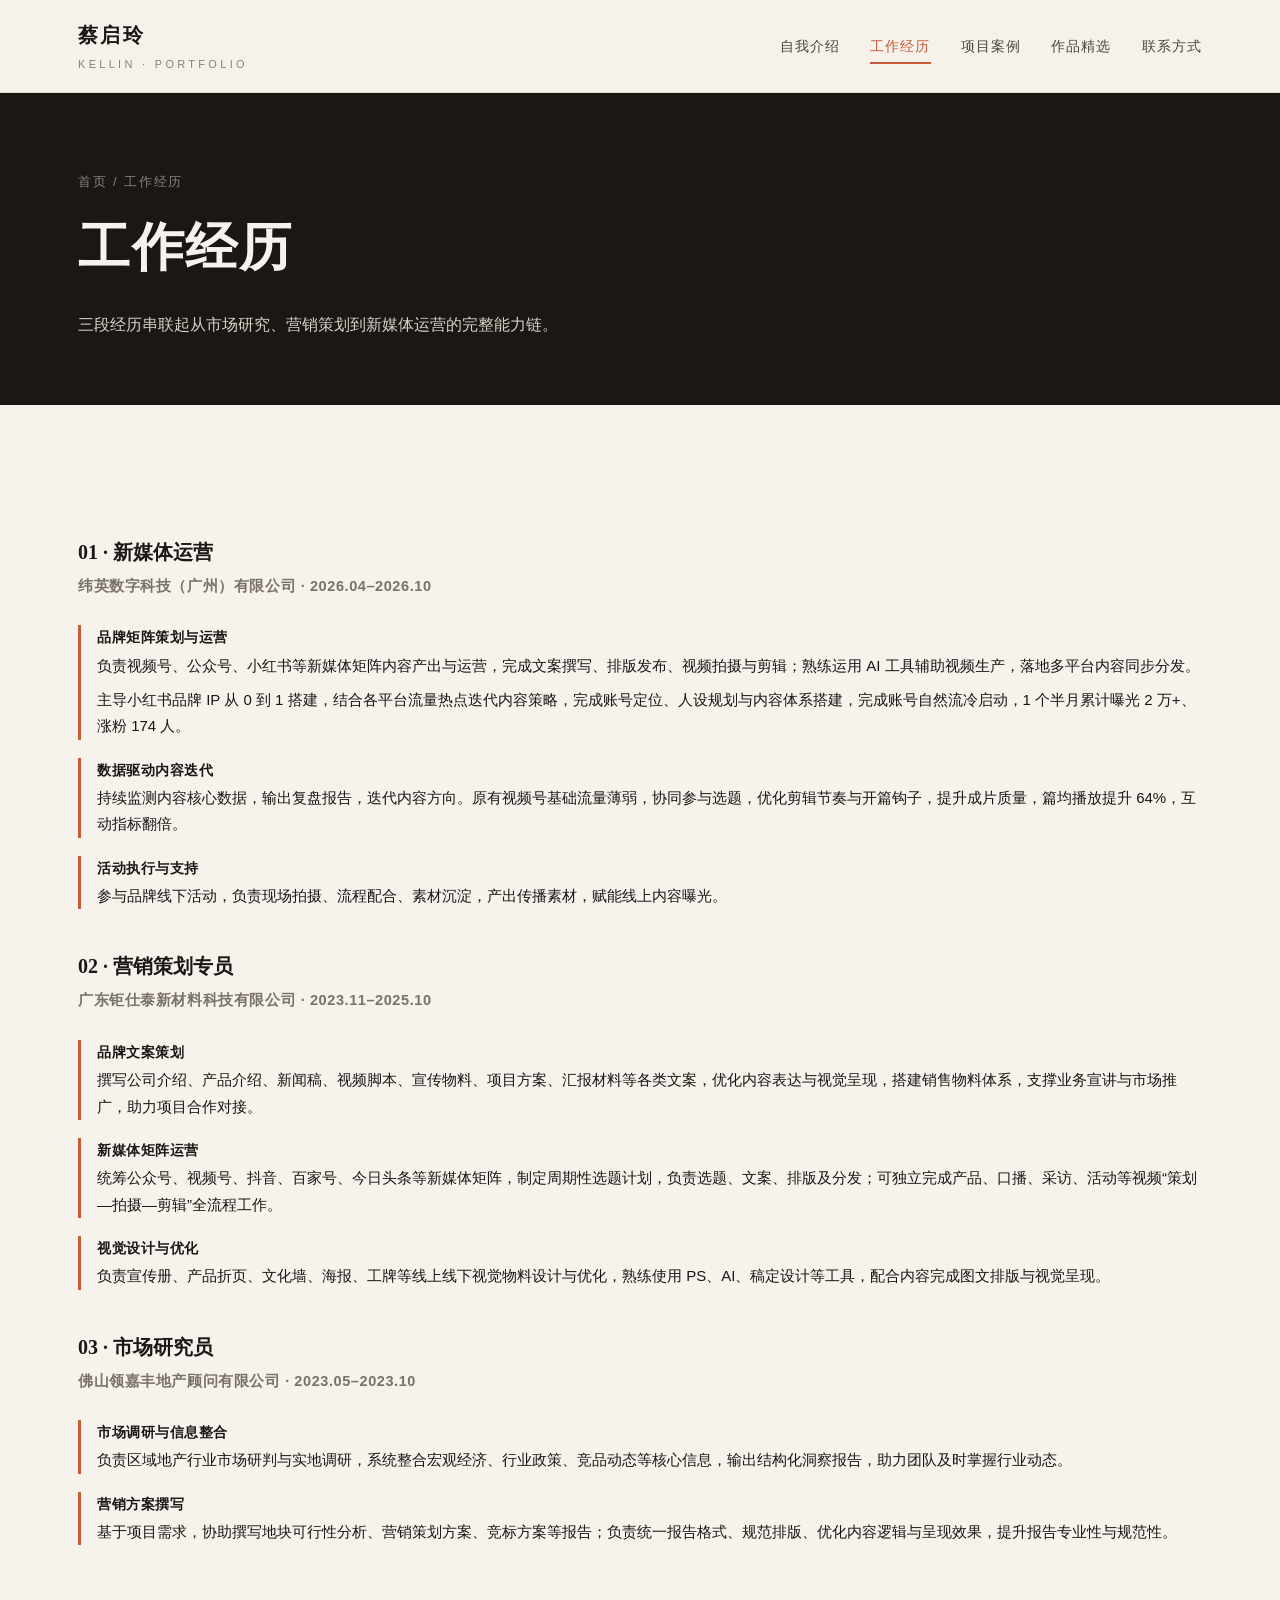
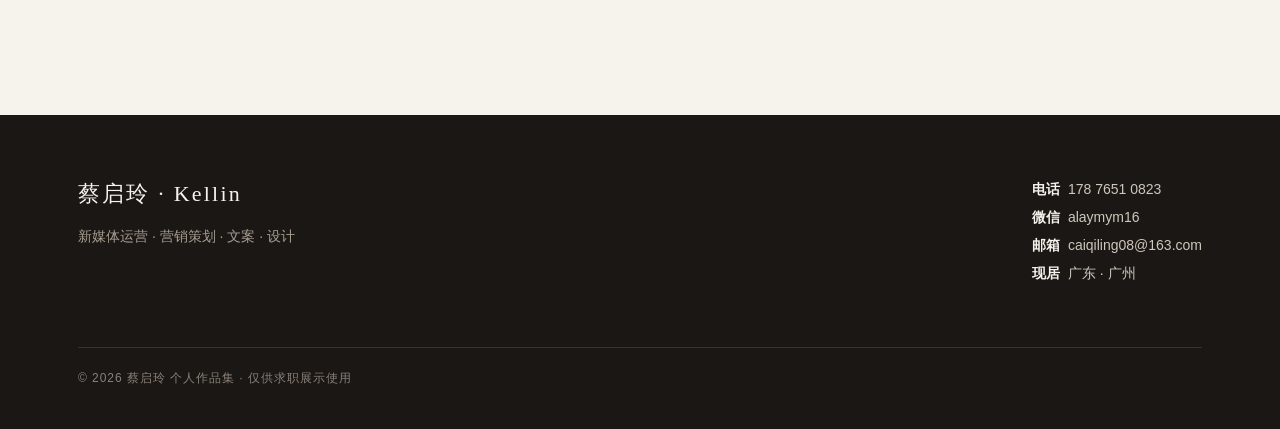
<file: experience.html>
<!DOCTYPE html>
<html lang="zh-CN">
<head>
<meta charset="UTF-8">
<meta name="viewport" content="width=device-width,initial-scale=1">
<title>工作经历 · 蔡启玲</title>
<link rel="stylesheet" href="assets/css/style.css">
</head>
<body>
<div id="nav-root"></div>

<section class="page-hero">
  <div class="wrap">
    <div class="crumb"><a href="index.html">首页</a> / 工作经历</div>
    <h1>工作经历</h1>
    <p class="sub">三段经历串联起从市场研究、营销策划到新媒体运营的完整能力链。</p>
  </div>
</section>

<section class="section work-experience" id="experience">
  <div class="wrap">
    <div class="prose" style="max-width:100%">
      <div class="gallery-block">
        <div class="gb-title">01 · 新媒体运营</div>
        <div class="gb-meta exp-meta">纬英数字科技（广州）有限公司 · 2026.04–2026.10</div>
        <ul class="meta-list" style="grid-template-columns:1fr">
          <li><div class="k">品牌矩阵策划与运营</div><div class="v" style="font-weight:400;font-size:15px">负责视频号、公众号、小红书等新媒体矩阵内容产出与运营，完成文案撰写、排版发布、视频拍摄与剪辑；熟练运用 AI 工具辅助视频生产，落地多平台内容同步分发。</div><div class="v" style="font-weight:400;font-size:15px;margin-top:8px">主导小红书品牌 IP 从 0 到 1 搭建，结合各平台流量热点迭代内容策略，完成账号定位、人设规划与内容体系搭建，完成账号自然流冷启动，1 个半月累计曝光 2 万+、涨粉 174 人。</div></li>
          <li><div class="k">数据驱动内容迭代</div><div class="v" style="font-weight:400;font-size:15px">持续监测内容核心数据，输出复盘报告，迭代内容方向。原有视频号基础流量薄弱，协同参与选题，优化剪辑节奏与开篇钩子，提升成片质量，篇均播放提升 64%，互动指标翻倍。</div></li>
          <li><div class="k">活动执行与支持</div><div class="v" style="font-weight:400;font-size:15px">参与品牌线下活动，负责现场拍摄、流程配合、素材沉淀，产出传播素材，赋能线上内容曝光。</div></li>
        </ul>
      </div>

      <div class="gallery-block">
        <div class="gb-title">02 · 营销策划专员</div>
        <div class="gb-meta exp-meta">广东钜仕泰新材料科技有限公司 · 2023.11–2025.10</div>
        <ul class="meta-list" style="grid-template-columns:1fr">
          <li><div class="k">品牌文案策划</div><div class="v" style="font-weight:400;font-size:15px">撰写公司介绍、产品介绍、新闻稿、视频脚本、宣传物料、项目方案、汇报材料等各类文案，优化内容表达与视觉呈现，搭建销售物料体系，支撑业务宣讲与市场推广，助力项目合作对接。</div></li>
          <li><div class="k">新媒体矩阵运营</div><div class="v" style="font-weight:400;font-size:15px">统筹公众号、视频号、抖音、百家号、今日头条等新媒体矩阵，制定周期性选题计划，负责选题、文案、排版及分发；可独立完成产品、口播、采访、活动等视频“策划—拍摄—剪辑”全流程工作。</div></li>
          <li><div class="k">视觉设计与优化</div><div class="v" style="font-weight:400;font-size:15px">负责宣传册、产品折页、文化墙、海报、工牌等线上线下视觉物料设计与优化，熟练使用 PS、AI、稿定设计等工具，配合内容完成图文排版与视觉呈现。</div></li>
        </ul>
      </div>

      <div class="gallery-block">
        <div class="gb-title">03 · 市场研究员</div>
        <div class="gb-meta exp-meta">佛山领嘉丰地产顾问有限公司 · 2023.05–2023.10</div>
        <ul class="meta-list" style="grid-template-columns:1fr">
          <li><div class="k">市场调研与信息整合</div><div class="v" style="font-weight:400;font-size:15px">负责区域地产行业市场研判与实地调研，系统整合宏观经济、行业政策、竞品动态等核心信息，输出结构化洞察报告，助力团队及时掌握行业动态。</div></li>
          <li><div class="k">营销方案撰写</div><div class="v" style="font-weight:400;font-size:15px">基于项目需求，协助撰写地块可行性分析、营销策划方案、竞标方案等报告；负责统一报告格式、规范排版、优化内容逻辑与呈现效果，提升报告专业性与规范性。</div></li>
        </ul>
      </div>
    </div>
  </div>
</section>

<div id="foot-root"></div>
<script src="assets/js/partials.js"></script>
</body>
</html>
</file>
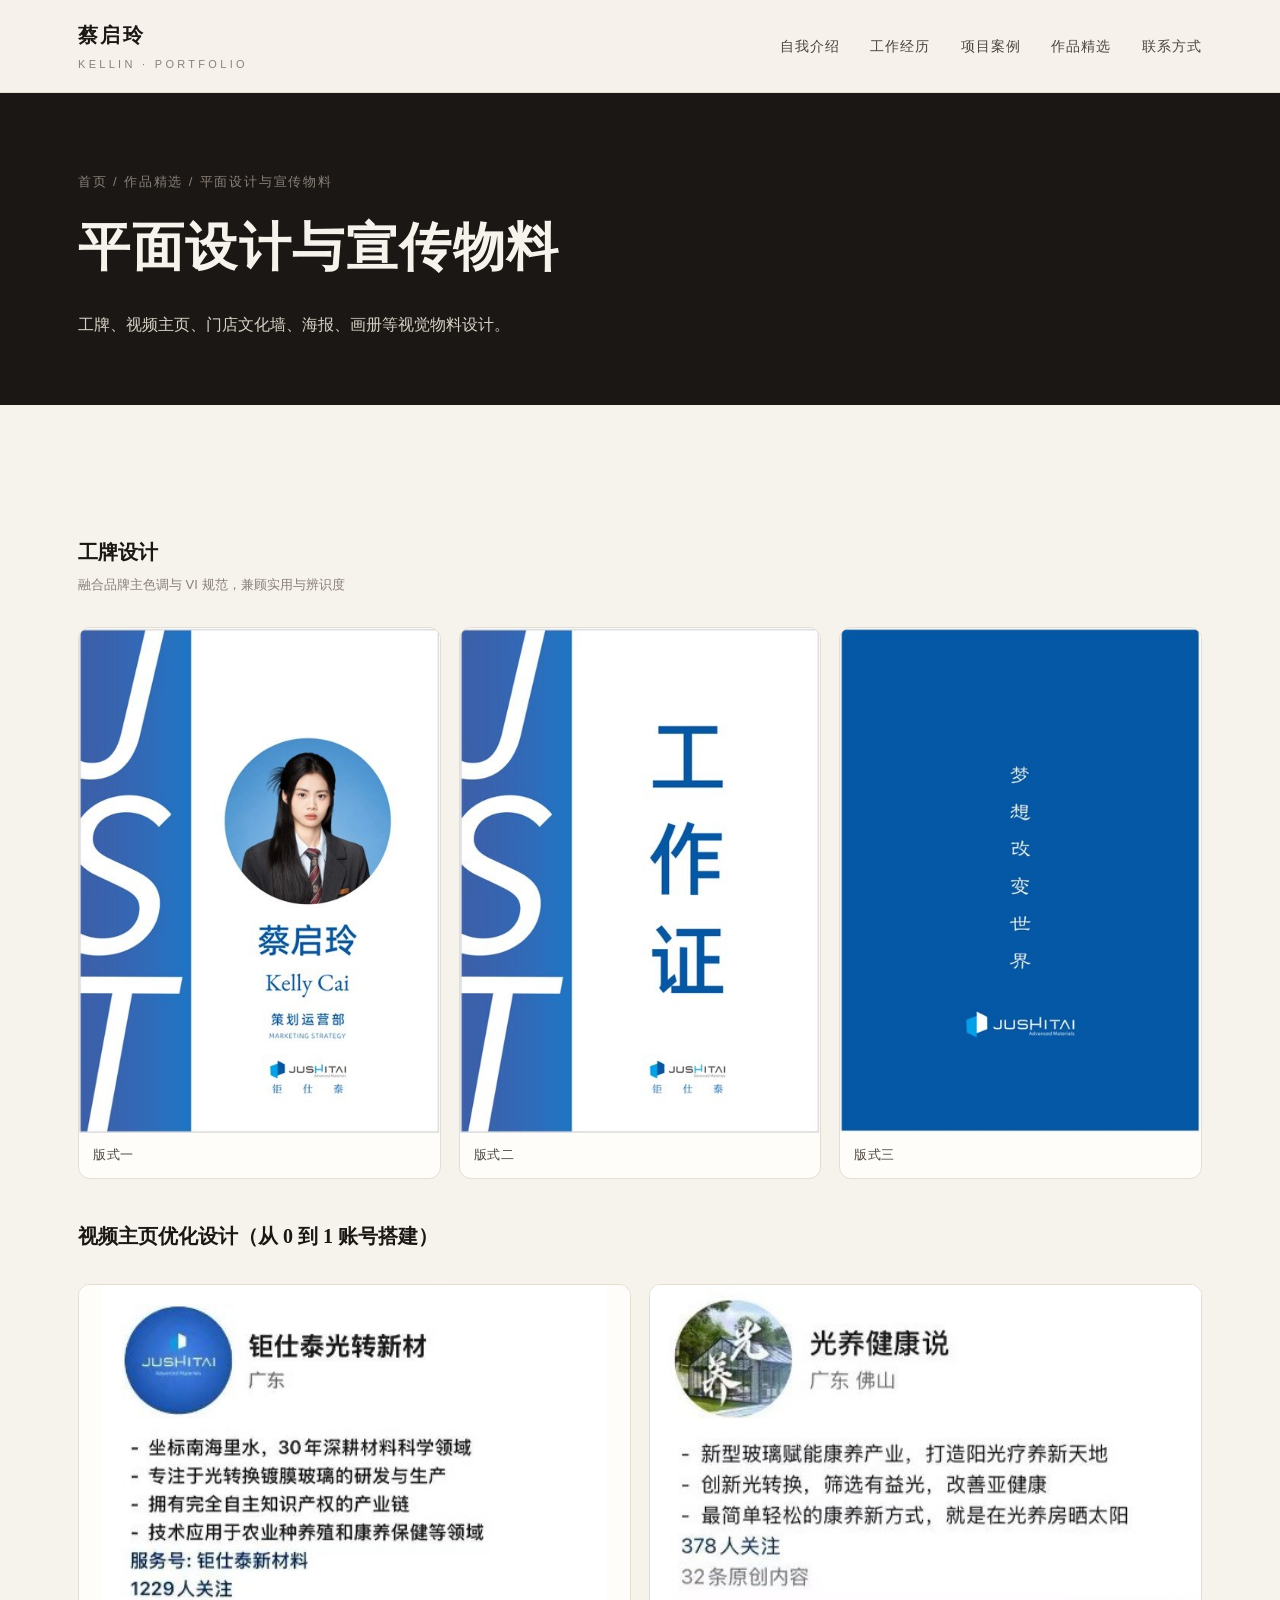
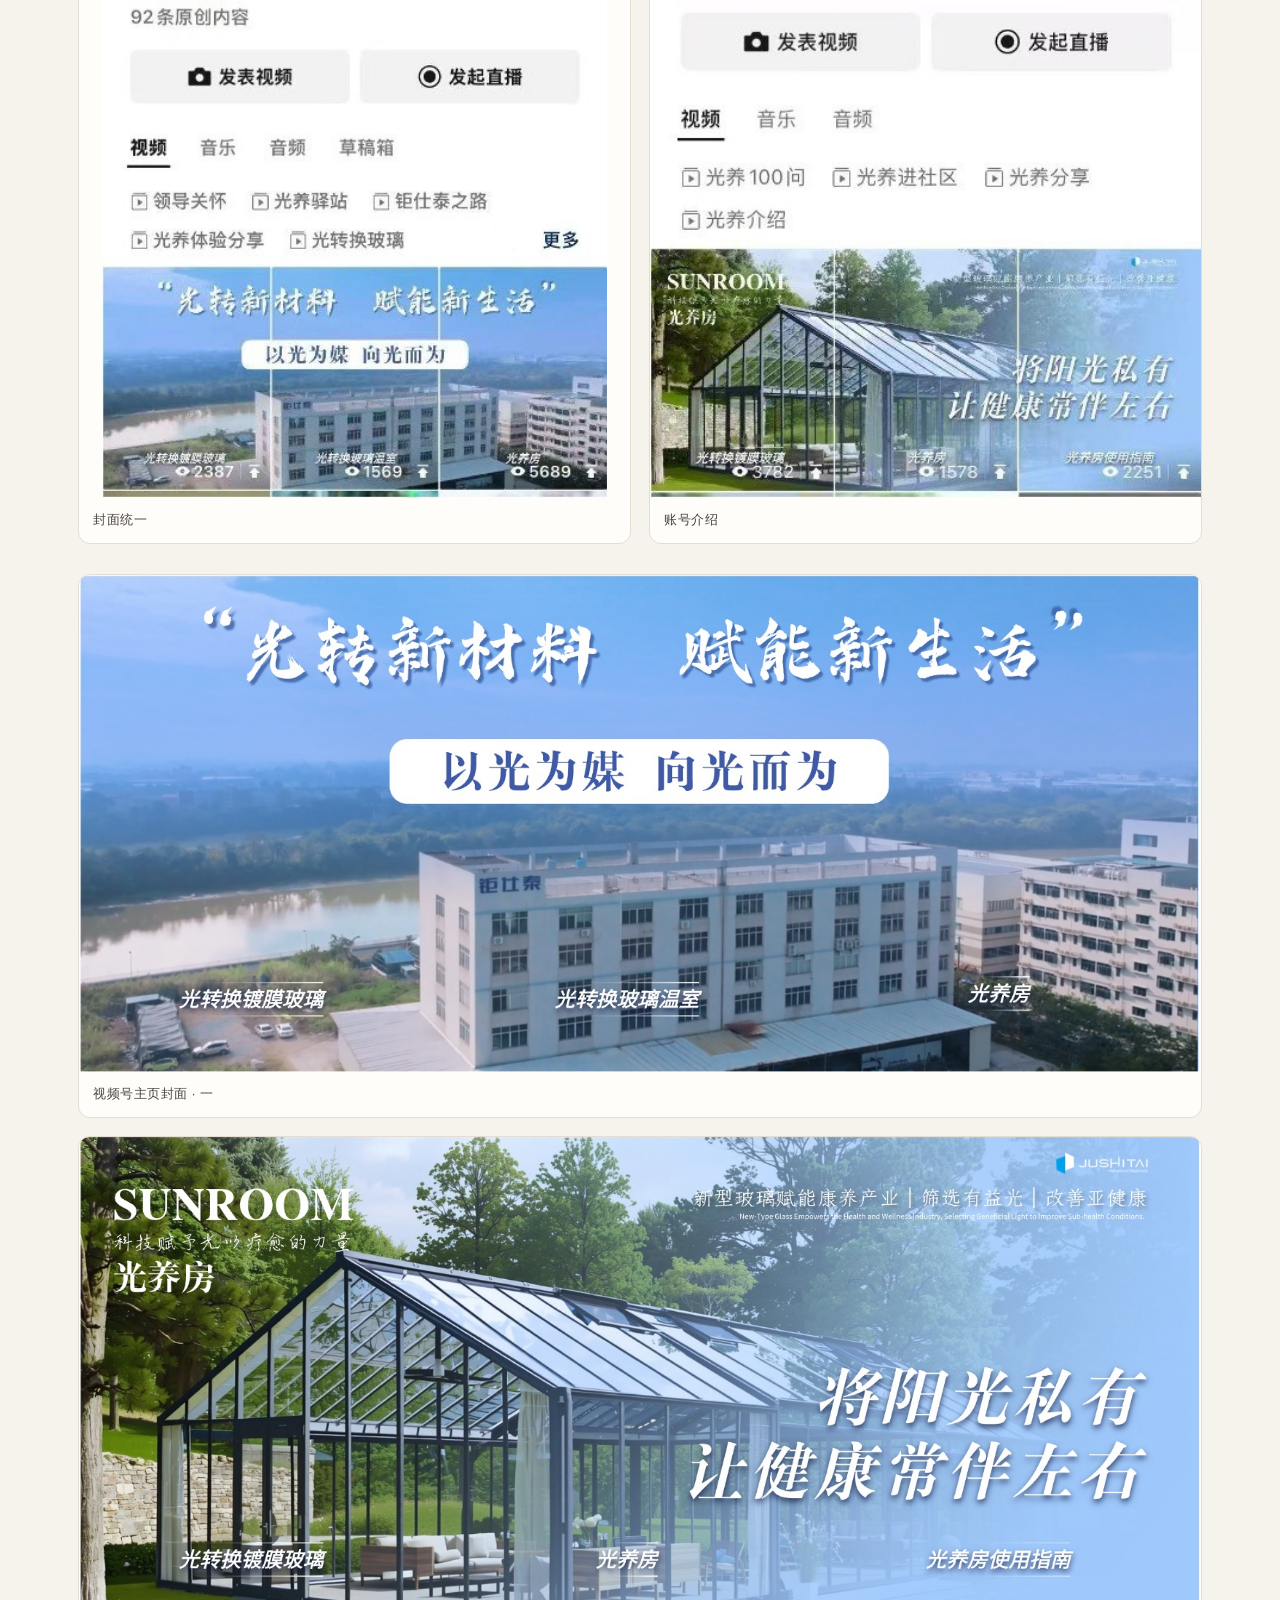
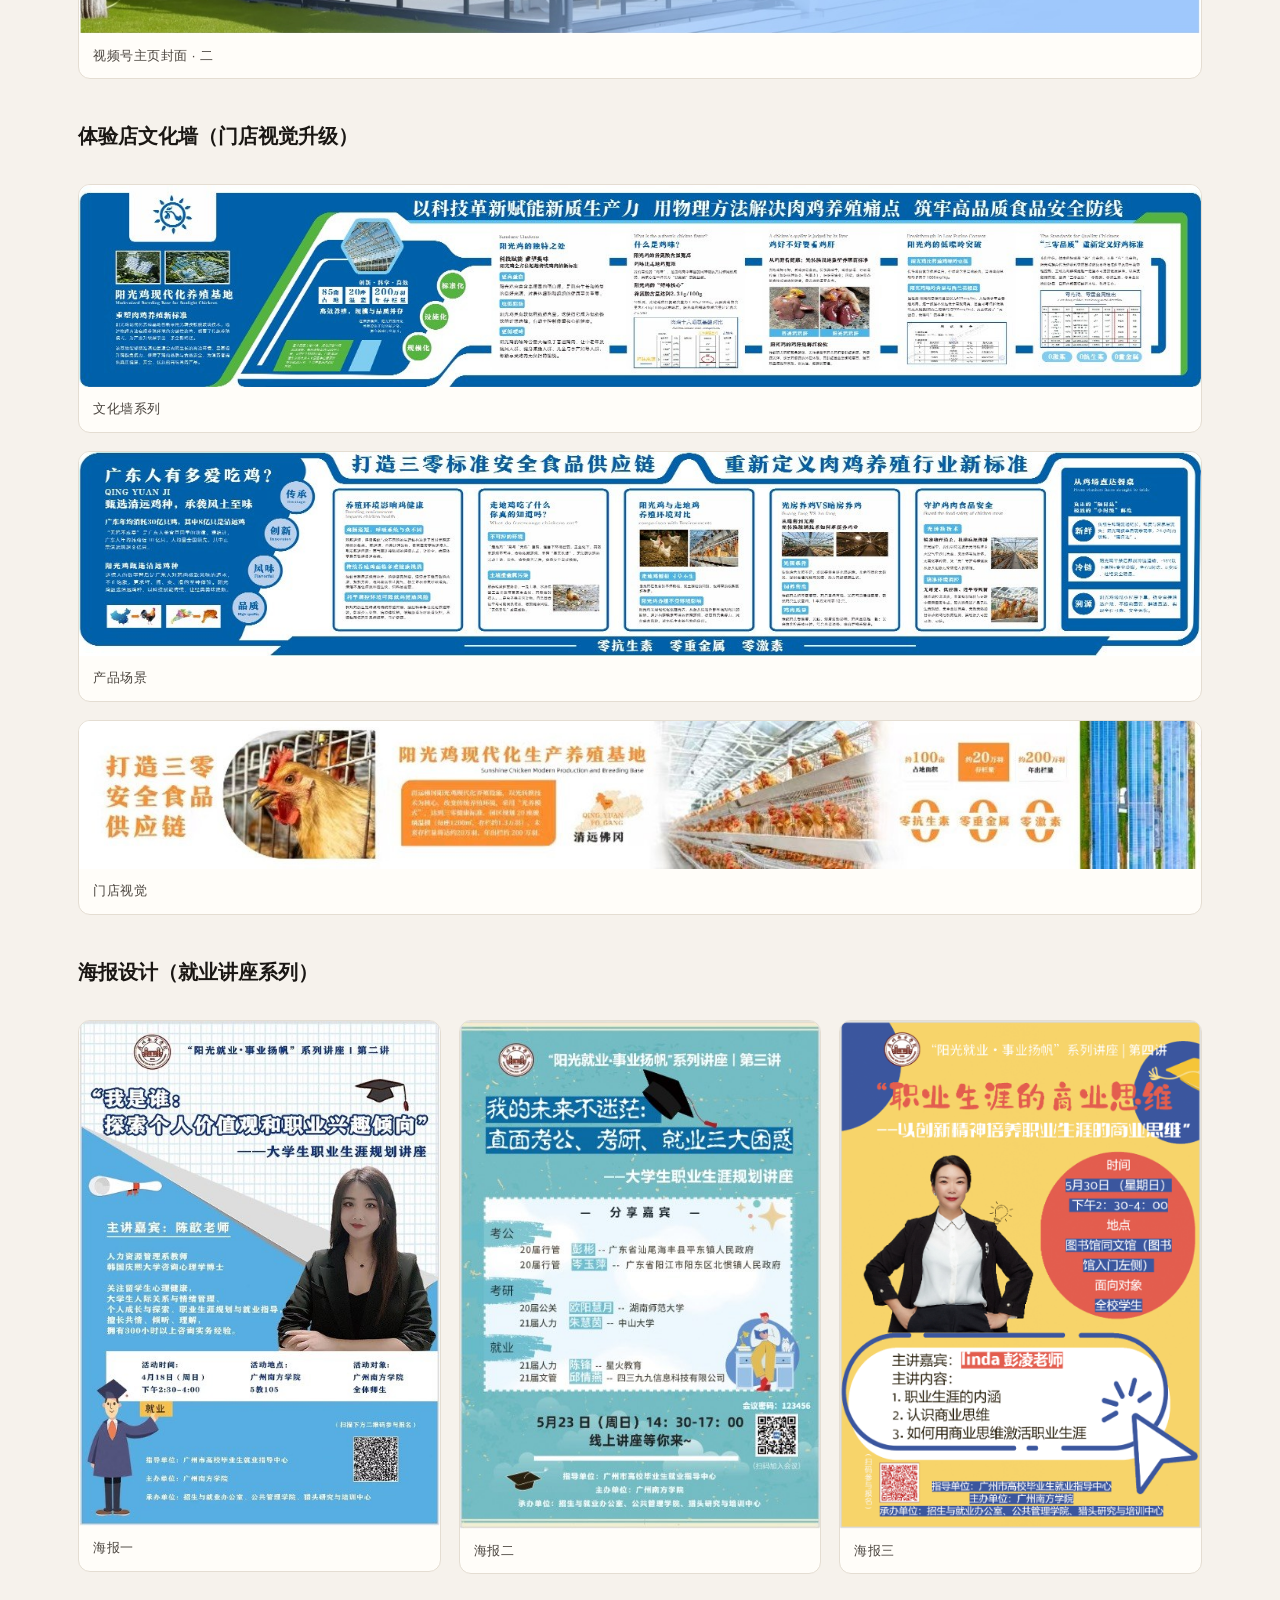
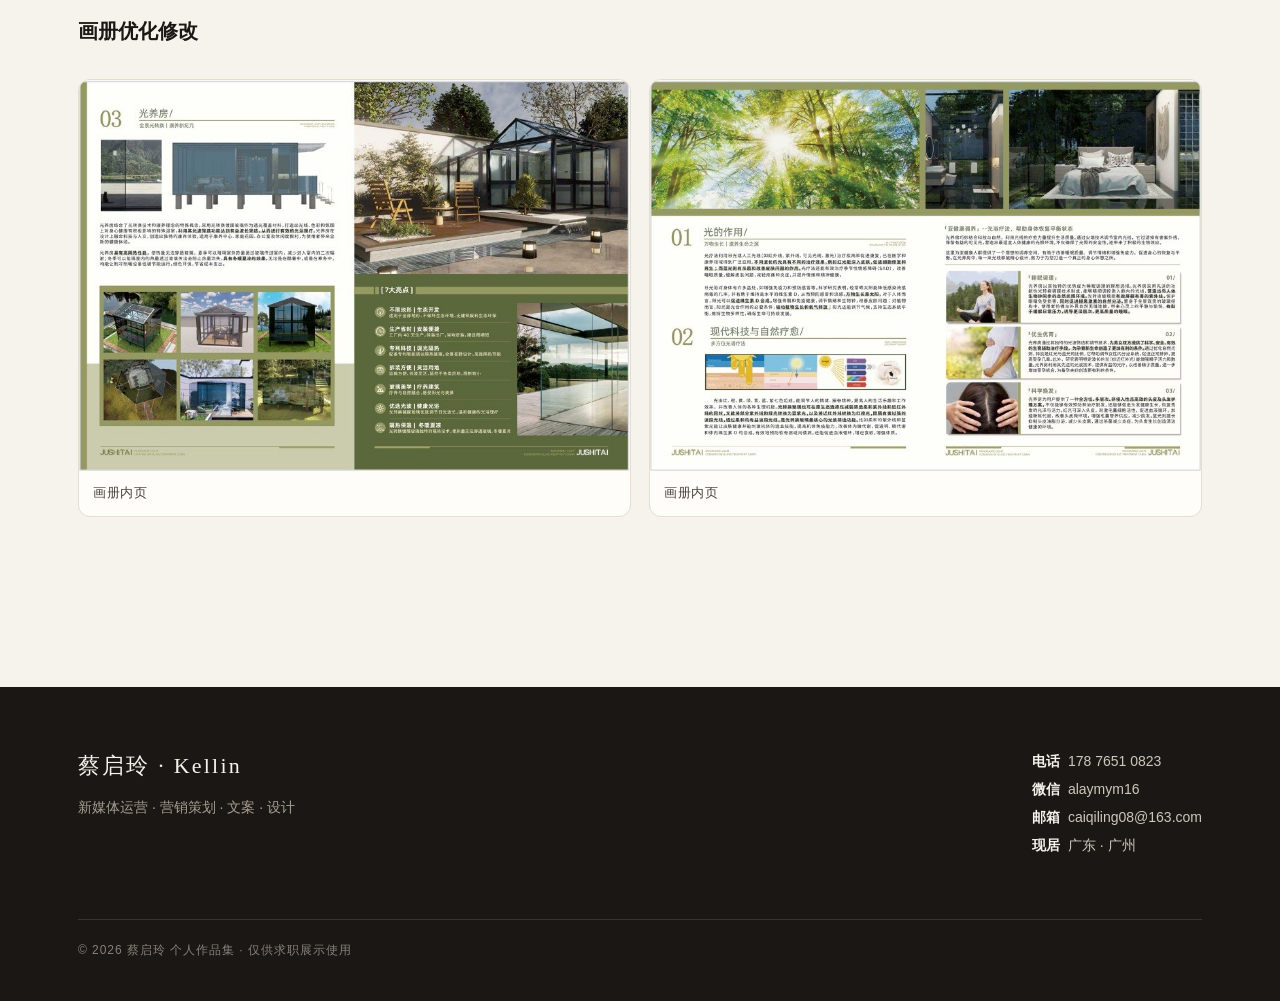
<file: works-design.html>
<!DOCTYPE html>
<html lang="zh-CN">
<head>
<meta charset="UTF-8">
<meta name="viewport" content="width=device-width,initial-scale=1">
<title>平面设计与宣传物料 · 作品精选｜蔡启玲</title>
<link rel="stylesheet" href="assets/css/style.css">
</head>
<body>
<div id="nav-root"></div>

<section class="page-hero">
  <div class="wrap">
    <div class="crumb"><a href="index.html">首页</a> / <a href="works.html">作品精选</a> / 平面设计与宣传物料</div>
    <h1>平面设计与宣传物料</h1>
    <p class="sub">工牌、视频主页、门店文化墙、海报、画册等视觉物料设计。</p>
  </div>
</section>

<section class="section">
  <div class="wrap">

    <div class="gallery-block">
      <div class="gb-title">工牌设计</div>
      <div class="gb-note">融合品牌主色调与 VI 规范，兼顾实用与辨识度</div>
      <div class="gallery three">
        <figure><img src="assets/img/slide40_img95.jpg" alt=""><figcaption>版式一</figcaption></figure>
        <figure><img src="assets/img/slide40_img96.jpg" alt=""><figcaption>版式二</figcaption></figure>
        <figure><img src="assets/img/slide40_img97.jpg" alt=""><figcaption>版式三</figcaption></figure>
      </div>
    </div>

    <div class="gallery-block">
      <div class="gb-title">视频主页优化设计（从 0 到 1 账号搭建）</div>
      <div class="gallery two equal-h">
        <figure><img src="assets/img/slide41_img98.jpg" alt=""><figcaption>封面统一</figcaption></figure>
        <figure><img src="assets/img/slide41_img99.jpg" alt=""><figcaption>账号介绍</figcaption></figure>
      </div>
      <div class="gallery wide">
        <figure><img src="assets/img/slide41_img100.jpg" alt="视频号主页封面设计一"><figcaption>视频号主页封面 · 一</figcaption></figure>
        <figure><img src="assets/img/slide41_img101.jpg" alt="视频号主页封面设计二"><figcaption>视频号主页封面 · 二</figcaption></figure>
      </div>
    </div>

    <div class="gallery-block">
      <div class="gb-title">体验店文化墙（门店视觉升级）</div>
      <div class="gallery" style="grid-template-columns:1fr">
        <figure><img src="assets/img/slide42_img102.jpg" alt=""><figcaption>文化墙系列</figcaption></figure>
        <figure><img src="assets/img/slide42_img103.jpg" alt=""><figcaption>产品场景</figcaption></figure>
        <figure><img src="assets/img/slide42_img104.jpg" alt=""><figcaption>门店视觉</figcaption></figure>
      </div>
    </div>

    <div class="gallery-block">
      <div class="gb-title">海报设计（就业讲座系列）</div>
      <div class="gallery three">
        <figure><img src="assets/img/slide43_img105.jpg" alt=""><figcaption>海报一</figcaption></figure>
        <figure><img src="assets/img/slide43_img106.jpg" alt=""><figcaption>海报二</figcaption></figure>
        <figure><img src="assets/img/slide43_img107.png" alt=""><figcaption>海报三</figcaption></figure>
      </div>
    </div>

    <div class="gallery-block">
      <div class="gb-title">画册优化修改</div>
      <div class="gallery two">
        <figure><img src="assets/img/slide46_img114.jpg" alt=""><figcaption>画册内页</figcaption></figure>
        <figure><img src="assets/img/slide46_img115.jpg" alt=""><figcaption>画册内页</figcaption></figure>
      </div>
    </div>

  </div>
</section>

<div id="foot-root"></div>
<script src="assets/js/partials.js"></script>
</body>
</html>
</file>
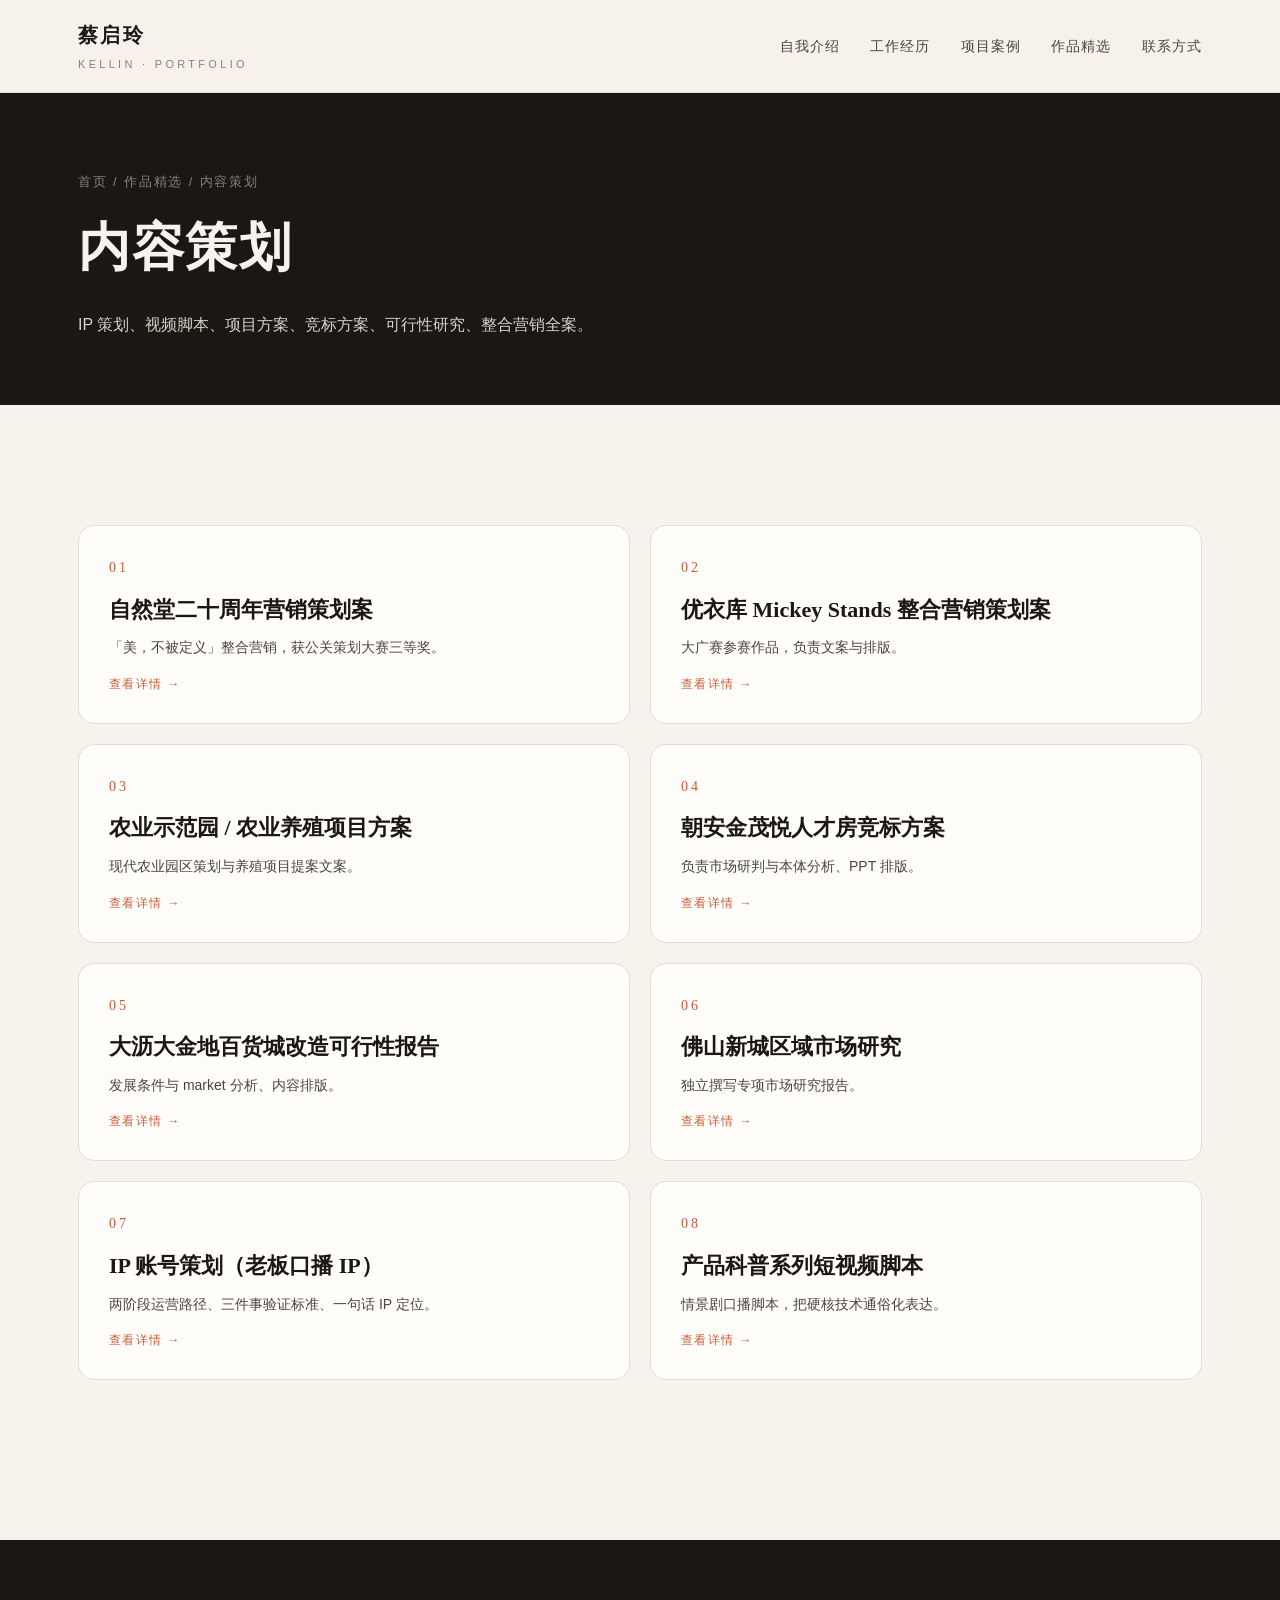
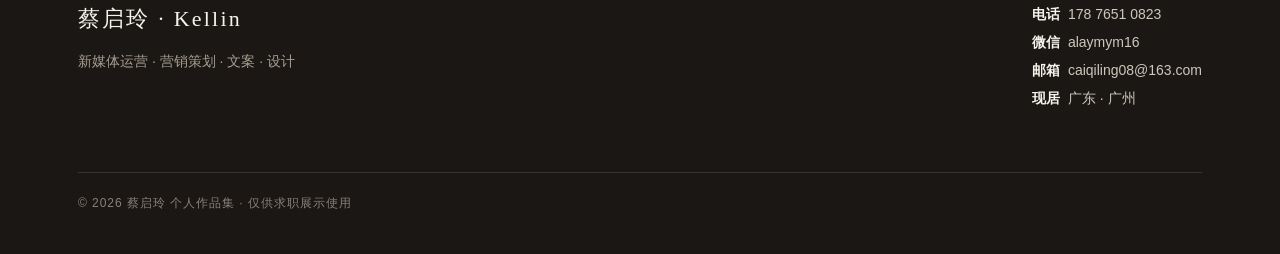
<file: works-planning.html>
<!DOCTYPE html>
<html lang="zh-CN">
<head>
<meta charset="UTF-8">
<meta name="viewport" content="width=device-width,initial-scale=1">
<title>内容策划 · 作品精选｜蔡启玲</title>
<link rel="stylesheet" href="assets/css/style.css">
</head>
<body>
<div id="nav-root"></div>

<section class="page-hero">
  <div class="wrap">
    <div class="crumb"><a href="index.html">首页</a> / <a href="works.html">作品精选</a> / 内容策划</div>
    <h1>内容策划</h1>
    <p class="sub">IP 策划、视频脚本、项目方案、竞标方案、可行性研究、整合营销全案。</p>
  </div>
</section>

<section class="section">
  <div class="wrap">
    <div class="sublist">
      <div class="subcard" data-slide="24"><div class="body"><h4>自然堂二十周年营销策划案</h4><p>「美，不被定义」整合营销，获公关策划大赛三等奖。</p><span class="go">查看详情 →</span></div></div>
      <div class="subcard" data-slide="23"><div class="body"><h4>优衣库 Mickey Stands 整合营销策划案</h4><p>大广赛参赛作品，负责文案与排版。</p><span class="go">查看详情 →</span></div></div>
      <div class="subcard" data-slide="17"><div class="body"><h4>农业示范园 / 农业养殖项目方案</h4><p>现代农业园区策划与养殖项目提案文案。</p><span class="go">查看详情 →</span></div></div>
      <div class="subcard" data-slide="19"><div class="body"><h4>朝安金茂悦人才房竞标方案</h4><p>负责市场研判与本体分析、PPT 排版。</p><span class="go">查看详情 →</span></div></div>
      <div class="subcard" data-slide="20"><div class="body"><h4>大沥大金地百货城改造可行性报告</h4><p>发展条件与 market 分析、内容排版。</p><span class="go">查看详情 →</span></div></div>
      <div class="subcard" data-slide="22"><div class="body"><h4>佛山新城区域市场研究</h4><p>独立撰写专项市场研究报告。</p><span class="go">查看详情 →</span></div></div>
      <div class="subcard" data-slide="15"><div class="body"><h4>IP 账号策划（老板口播 IP）</h4><p>两阶段运营路径、三件事验证标准、一句话 IP 定位。</p><span class="go">查看详情 →</span></div></div>
      <div class="subcard" data-slide="16"><div class="body"><h4>产品科普系列短视频脚本</h4><p>情景剧口播脚本，把硬核技术通俗化表达。</p><span class="go">查看详情 →</span></div></div>
    </div>
  </div>
</section>

<div id="foot-root"></div>
<script src="assets/js/partials.js"></script>
<script>
/* 内容策划 8 项：点击卡片弹出该项目详情（内容取自 PPT 对应页文字与该页图片） */
(function(){
  var P='assets/img/';
  var DATA={
    "15":{title:"IP 账号策划（老板口播 IP）",
      desc:"老板真人出镜口播 IP 的两阶段运营路径与定位方案。",
      points:[{k:"01 两阶段运营路径",v:"先小范围验证人设可行性，数据达标后再放量扩量。"},
              {k:"02 三件事验证标准",v:"人设是否成立 · 内容是否稳定 · 账号是否值得关注。"},
              {k:"03 IP 定位",v:"一句话定位 + 核心标签 + 表达气质，统一账号口径。"}],
      images:[P+"ip-plan-1.jpg",P+"ip-plan-2.jpg"]},
    "16":{title:"产品科普系列短视频脚本",
      desc:"独立完成情景剧口播短视频脚本撰写，面向 B 端客户与 C 端大众，把光转换玻璃、光养房等硬核技术通俗化表达，降低受众理解门槛。",
      points:[],
      images:[P+"slide16_img19.jpg",P+"slide16_img20.jpg",P+"slide16_img21.jpg"]},
    "17":{title:"农业示范园 / 农业养殖项目方案",
      desc:"现代农业科技示范园策划方案，面向合作方，打造集农科研发、有机种植、文旅体验一体化的现代农业园区，依托湾区区位优势，构建一二三产融合模式。",
      points:[],
      images:[P+"slide17_img22.jpg",P+"slide17_img23.jpg",P+"slide17_img24.jpg",P+"slide17_img25.jpg"]},
    "19":{title:"朝安金茂悦人才房竞标方案",
      desc:"参与方案撰写，负责市场研判与本体分析部分，进行 PPT 排版、优化内容表达与视觉呈现。",
      points:[],
      images:[P+"slide19_img30.jpg",P+"slide19_img31.jpg",P+"slide19_img32.jpg",P+"slide19_img33.jpg"]},
    "20":{title:"大沥大金地百货城改造可行性报告",
      desc:"参与方案撰写，负责项目发展条件分析、市场分析，完善内容排版，优化内容表达与视觉呈现。",
      points:[],
      images:[P+"slide20_img34.jpg",P+"slide20_img35.jpg",P+"slide20_img36.jpg"]},
    "22":{title:"佛山新城区域市场研究",
      desc:"独立撰写输出专项市场研究报告。涵盖区位配套、经济运行、发展规划、楼市态势、客群需求等核心维度，为片区市场分析与决策提供支撑。",
      points:[],
      images:[P+"slide22_img42.jpg",P+"slide22_img43.jpg",P+"slide22_img44.jpg",P+"slide22_img45.jpg"]},
    "23":{title:"优衣库 Mickey Stands 整合营销策划案",
      desc:"大广赛参赛作品。参与方案撰写，分工负责文案内容完善与 PPT 排版，优化内容表达与视觉呈现。",
      points:[],
      images:[P+"slide23_img46.jpg",P+"slide23_img47.jpg",P+"slide23_img48.jpg",P+"slide23_img49.jpg"]},
    "24":{title:"自然堂二十周年营销策划案",
      desc:"以「美，不被定义」为主题，围绕自然堂二十周年策划线上线下一体化整合营销方案。参与方案撰写，分工负责文案内容完善与 PPT 排版，优化内容表达与视觉呈现。",
      points:[{k:"奖项",v:"中国大学生公共关系策划创业大赛 三等奖"}],
      images:[P+"slide24_img50.jpg",P+"slide24_img51.jpg",P+"slide24_img52.jpg",P+"slide24_img53.jpg"]}
  };
  var overlay=document.createElement('div');
  overlay.className='wd-overlay';
  document.body.appendChild(overlay);
  function esc(s){return String(s).replace(/[&<>"]/g,function(c){return {'&':'&amp;','<':'&lt;','>':'&gt;','"':'&quot;'}[c];});}
  function open(slide){
    var d=DATA[slide]; if(!d) return;
    var pts=(d.points||[]).map(function(p){return '<li>'+(p.k?'<b>'+esc(p.k)+'</b>':'')+esc(p.v)+'</li>';}).join('');
    var list=(d.images||[]);
    var imgs=list.map(function(src){return '<img src="'+src+'" alt="">';}).join('');
    overlay.innerHTML='<div class="wd-modal" role="dialog" aria-modal="true" aria-label="'+esc(d.title)+'">'+
      '<div class="wd-head"><h3>'+esc(d.title)+'</h3><button class="wd-close" aria-label="关闭">×</button></div>'+
      '<div class="wd-body"><p class="wd-desc">'+esc(d.desc)+'</p>'+
      (pts?'<ul class="wd-points">'+pts+'</ul>':'')+
      (imgs?'<div class="wd-imgs n-'+list.length+'">'+imgs+'</div>':'')+'</div></div>';
    overlay.classList.add('open');
    document.body.style.overflow='hidden';
    var b=overlay.querySelector('.wd-close'); if(b) b.addEventListener('click',close);
    var lb=document.querySelector('.lb-overlay');
    overlay.querySelectorAll('.wd-imgs img').forEach(function(im){
      im.addEventListener('click',function(e){
        e.stopPropagation();
        if(lb){var li=lb.querySelector('img'); if(li){li.src=im.getAttribute('src'); lb.classList.add('open');}}
      });
    });
    if(lb && !lb.getAttribute('data-wdbound')){
      lb.setAttribute('data-wdbound','1');
      lb.addEventListener('click',function(){setTimeout(function(){if(overlay.classList.contains('open')) document.body.style.overflow='hidden';},0);});
    }
  }
  function close(){overlay.classList.remove('open');overlay.innerHTML='';document.body.style.overflow='';}
  overlay.addEventListener('click',function(e){if(e.target===overlay) close();});
  document.addEventListener('keydown',function(e){if(e.key==='Escape') close();});
  document.querySelectorAll('.subcard[data-slide]').forEach(function(el){
    el.setAttribute('role','button'); el.setAttribute('tabindex','0');
    el.addEventListener('click',function(){open(el.getAttribute('data-slide'));});
    el.addEventListener('keydown',function(e){if(e.key==='Enter'||e.key===' '){e.preventDefault();open(el.getAttribute('data-slide'));}});
  });
})();
</script>
</body>
</html>
</file>
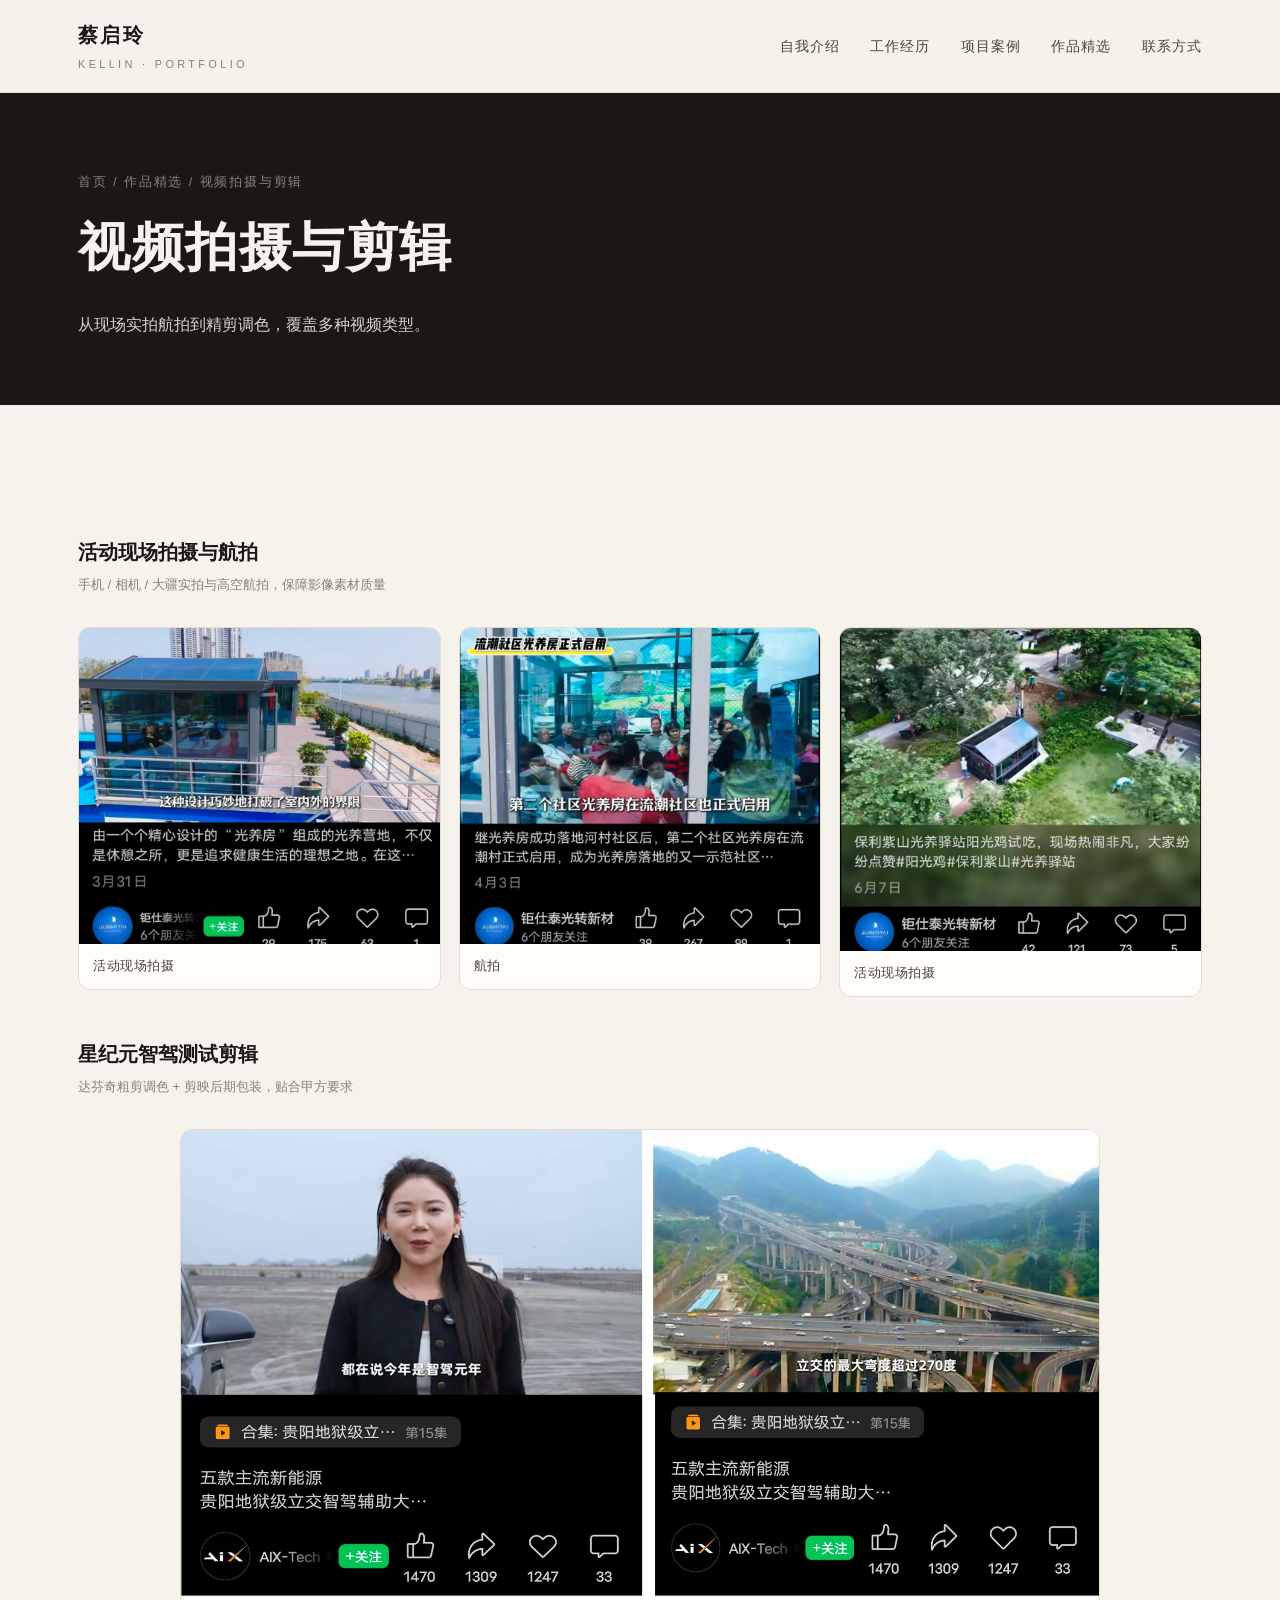
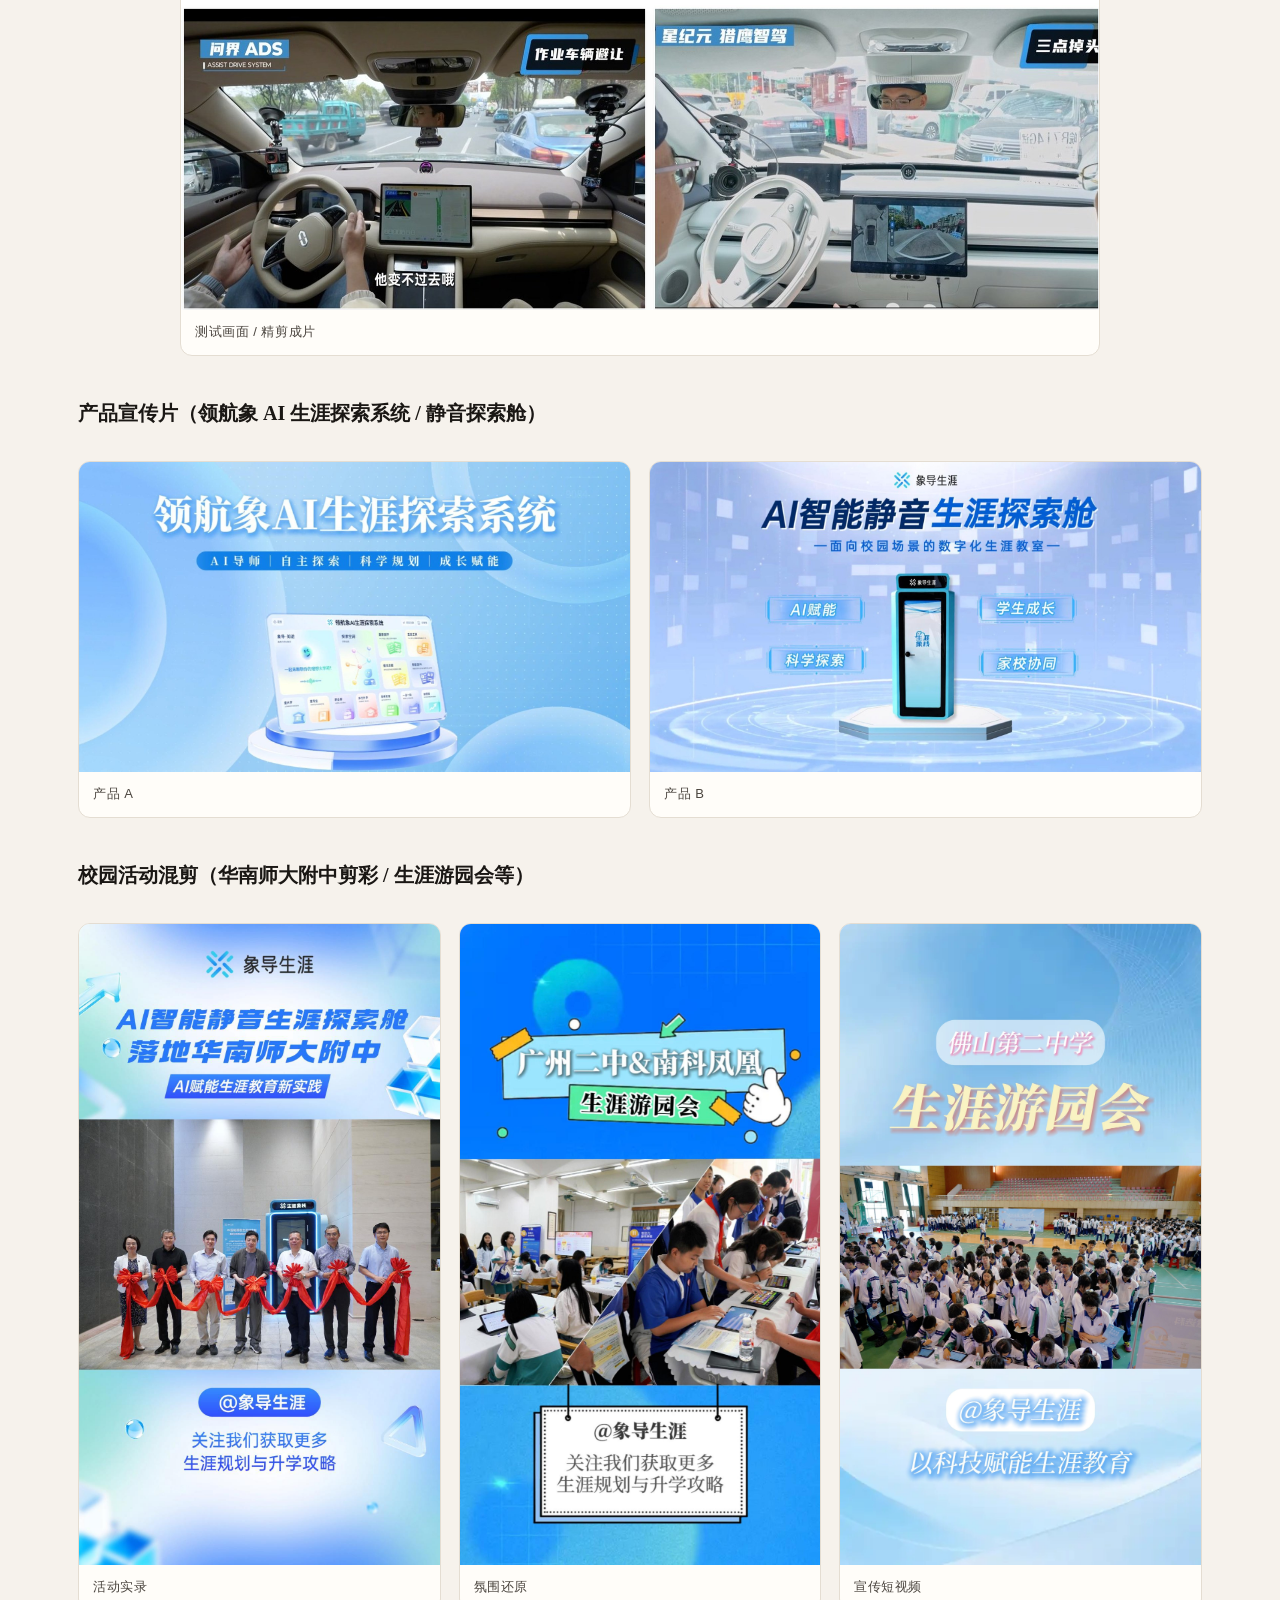
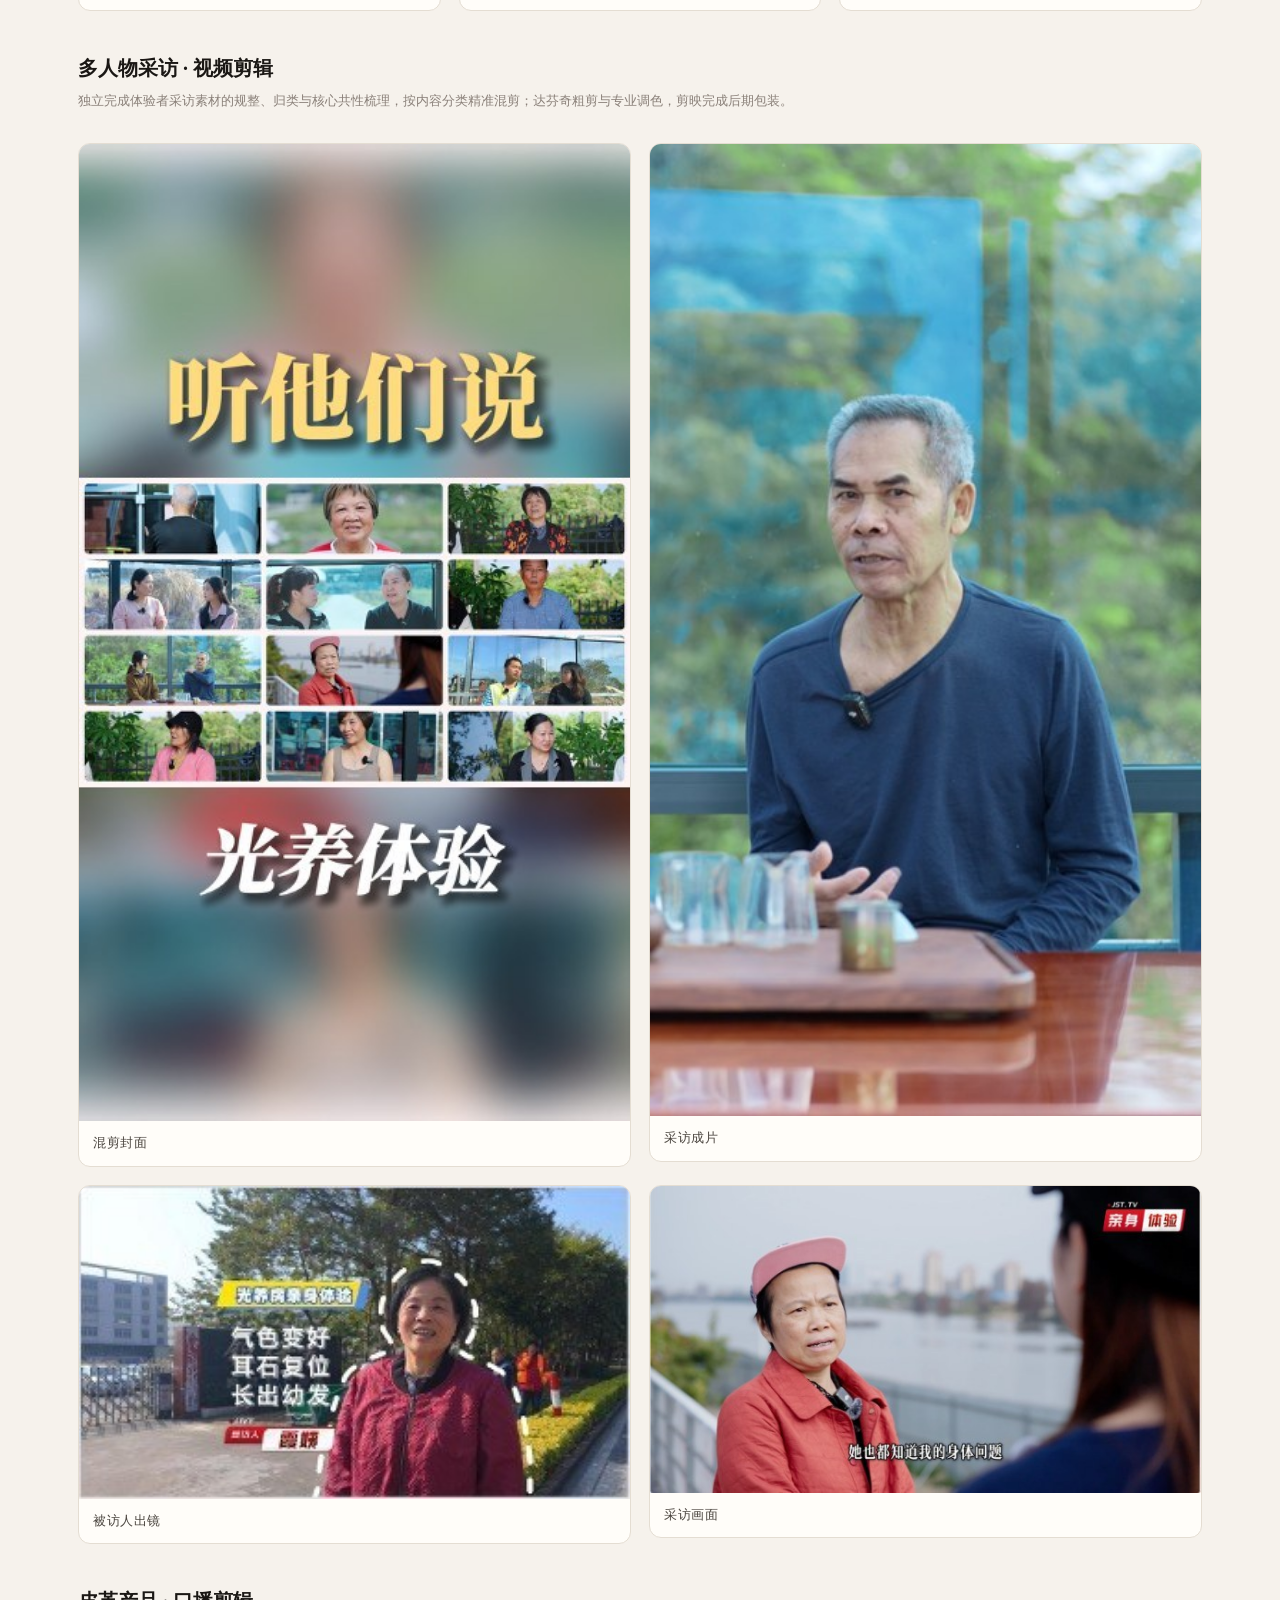
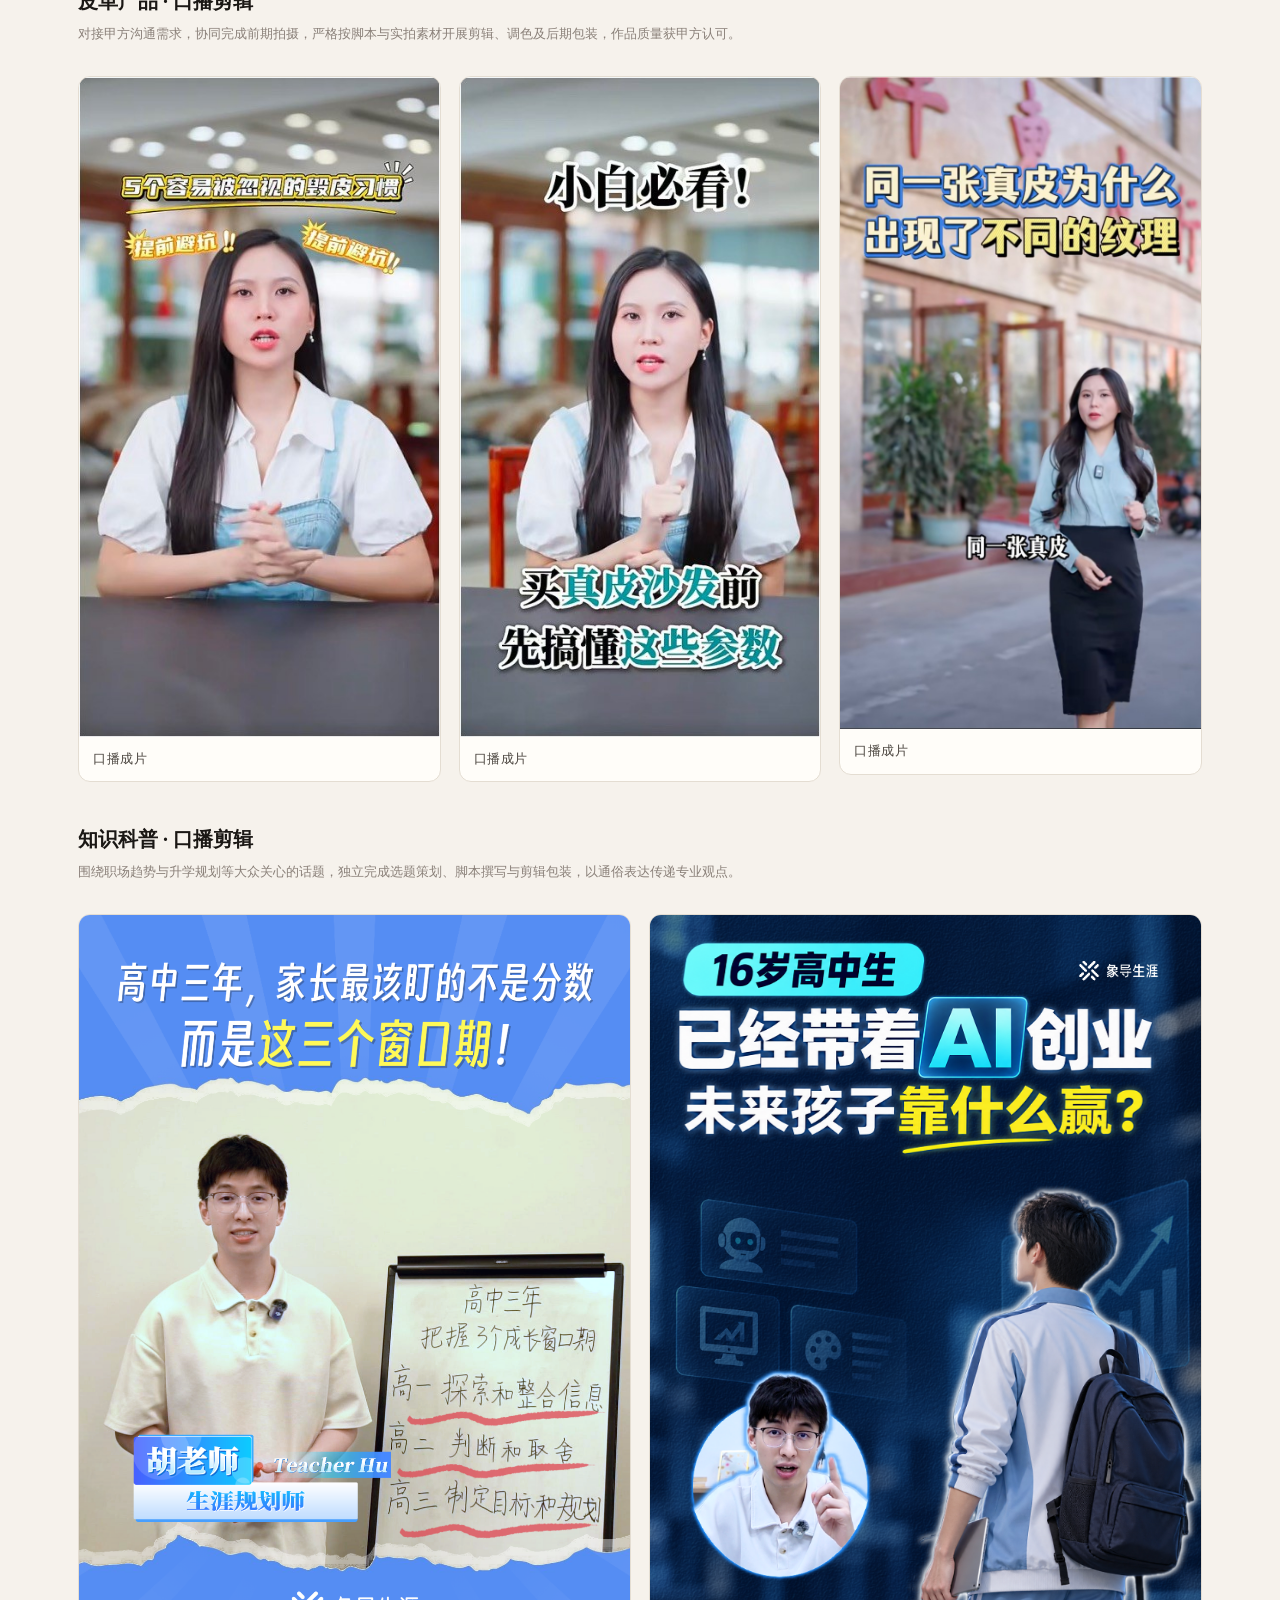
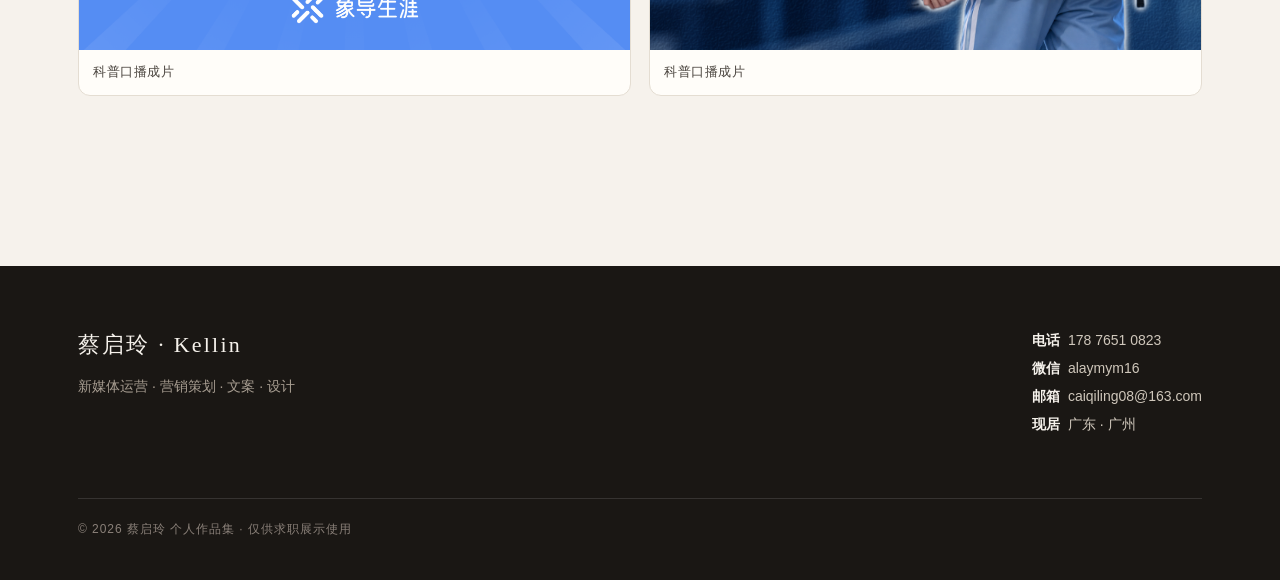
<file: works-video.html>
<!DOCTYPE html>
<html lang="zh-CN">
<head>
<meta charset="UTF-8">
<meta name="viewport" content="width=device-width,initial-scale=1">
<title>视频拍摄与剪辑 · 作品精选｜蔡启玲</title>
<link rel="stylesheet" href="assets/css/style.css">
</head>
<body>
<div id="nav-root"></div>

<section class="page-hero">
  <div class="wrap">
    <div class="crumb"><a href="index.html">首页</a> / <a href="works.html">作品精选</a> / 视频拍摄与剪辑</div>
    <h1>视频拍摄与剪辑</h1>
    <p class="sub">从现场实拍航拍到精剪调色，覆盖多种视频类型。</p>
  </div>
</section>

<section class="section">
  <div class="wrap">

    <div class="gallery-block">
      <div class="gb-title">活动现场拍摄与航拍</div>
      <div class="gb-note">手机 / 相机 / 大疆实拍与高空航拍，保障影像素材质量</div>
      <div class="gallery three">
        <figure><img src="assets/img/slide26_img55.jpg" alt=""><figcaption>活动现场拍摄</figcaption></figure>
        <figure><img src="assets/img/slide26_img56.jpg" alt=""><figcaption>航拍</figcaption></figure>
        <figure><img src="assets/img/slide26_img57.jpg" alt=""><figcaption>活动现场拍摄</figcaption></figure>
      </div>
    </div>

    <div class="gallery-block">
      <div class="gb-title">星纪元智驾测试剪辑</div>
      <div class="gb-note">达芬奇粗剪调色 + 剪映后期包装，贴合甲方要求</div>
      <div class="gallery single">
        <figure><img src="assets/img/video-test-all.jpg" alt="星纪元智驾测试剪辑画面"><figcaption>测试画面 / 精剪成片</figcaption></figure>
      </div>
    </div>

    <div class="gallery-block">
      <div class="gb-title">产品宣传片（领航象 AI 生涯探索系统 / 静音探索舱）</div>
      <div class="gallery two">
        <figure><img src="assets/img/slide28_img62.jpg" alt=""><figcaption>产品 A</figcaption></figure>
        <figure><img src="assets/img/slide28_img63.jpg" alt=""><figcaption>产品 B</figcaption></figure>
      </div>
    </div>

    <div class="gallery-block">
      <div class="gb-title">校园活动混剪（华南师大附中剪彩 / 生涯游园会等）</div>
      <div class="gallery three">
        <figure><img src="assets/img/slide33_img77.jpg" alt=""><figcaption>活动实录</figcaption></figure>
        <figure><img src="assets/img/slide33_img78.jpg" alt=""><figcaption>氛围还原</figcaption></figure>
        <figure><img src="assets/img/slide33_img79.jpg" alt=""><figcaption>宣传短视频</figcaption></figure>
      </div>
    </div>

    <div class="gallery-block">
      <div class="gb-title">多人物采访 · 视频剪辑</div>
      <div class="gb-note">独立完成体验者采访素材的规整、归类与核心共性梳理，按内容分类精准混剪；达芬奇粗剪与专业调色，剪映完成后期包装。</div>
      <div class="gallery two">
        <figure><img src="assets/img/slide29_img64.jpg" alt=""><figcaption>混剪封面</figcaption></figure>
        <figure><img src="assets/img/slide29_img65.jpg" alt=""><figcaption>采访成片</figcaption></figure>
        <figure><img src="assets/img/slide29_img66.jpg" alt=""><figcaption>被访人出镜</figcaption></figure>
        <figure><img src="assets/img/slide29_img67.jpg" alt=""><figcaption>采访画面</figcaption></figure>
      </div>
    </div>

    <div class="gallery-block">
      <div class="gb-title">皮革产品 · 口播剪辑</div>
      <div class="gb-note">对接甲方沟通需求，协同完成前期拍摄，严格按脚本与实拍素材开展剪辑、调色及后期包装，作品质量获甲方认可。</div>
      <div class="gallery three">
        <figure><img src="assets/img/slide30_img68.jpg" alt=""><figcaption>口播成片</figcaption></figure>
        <figure><img src="assets/img/slide30_img69.jpg" alt=""><figcaption>口播成片</figcaption></figure>
        <figure><img src="assets/img/slide30_img70.jpg" alt=""><figcaption>口播成片</figcaption></figure>
      </div>
    </div>

    <div class="gallery-block">
      <div class="gb-title">知识科普 · 口播剪辑</div>
      <div class="gb-note">围绕职场趋势与升学规划等大众关心的话题，独立完成选题策划、脚本撰写与剪辑包装，以通俗表达传递专业观点。</div>
      <div class="gallery two">
        <figure><img src="assets/img/slide31_img71.png" alt=""><figcaption>科普口播成片</figcaption></figure>
        <figure><img src="assets/img/slide31_img72.png" alt=""><figcaption>科普口播成片</figcaption></figure>
      </div>
    </div>

  </div>
</section>

<div id="foot-root"></div>
<script src="assets/js/partials.js"></script>
</body>
</html>
</file>
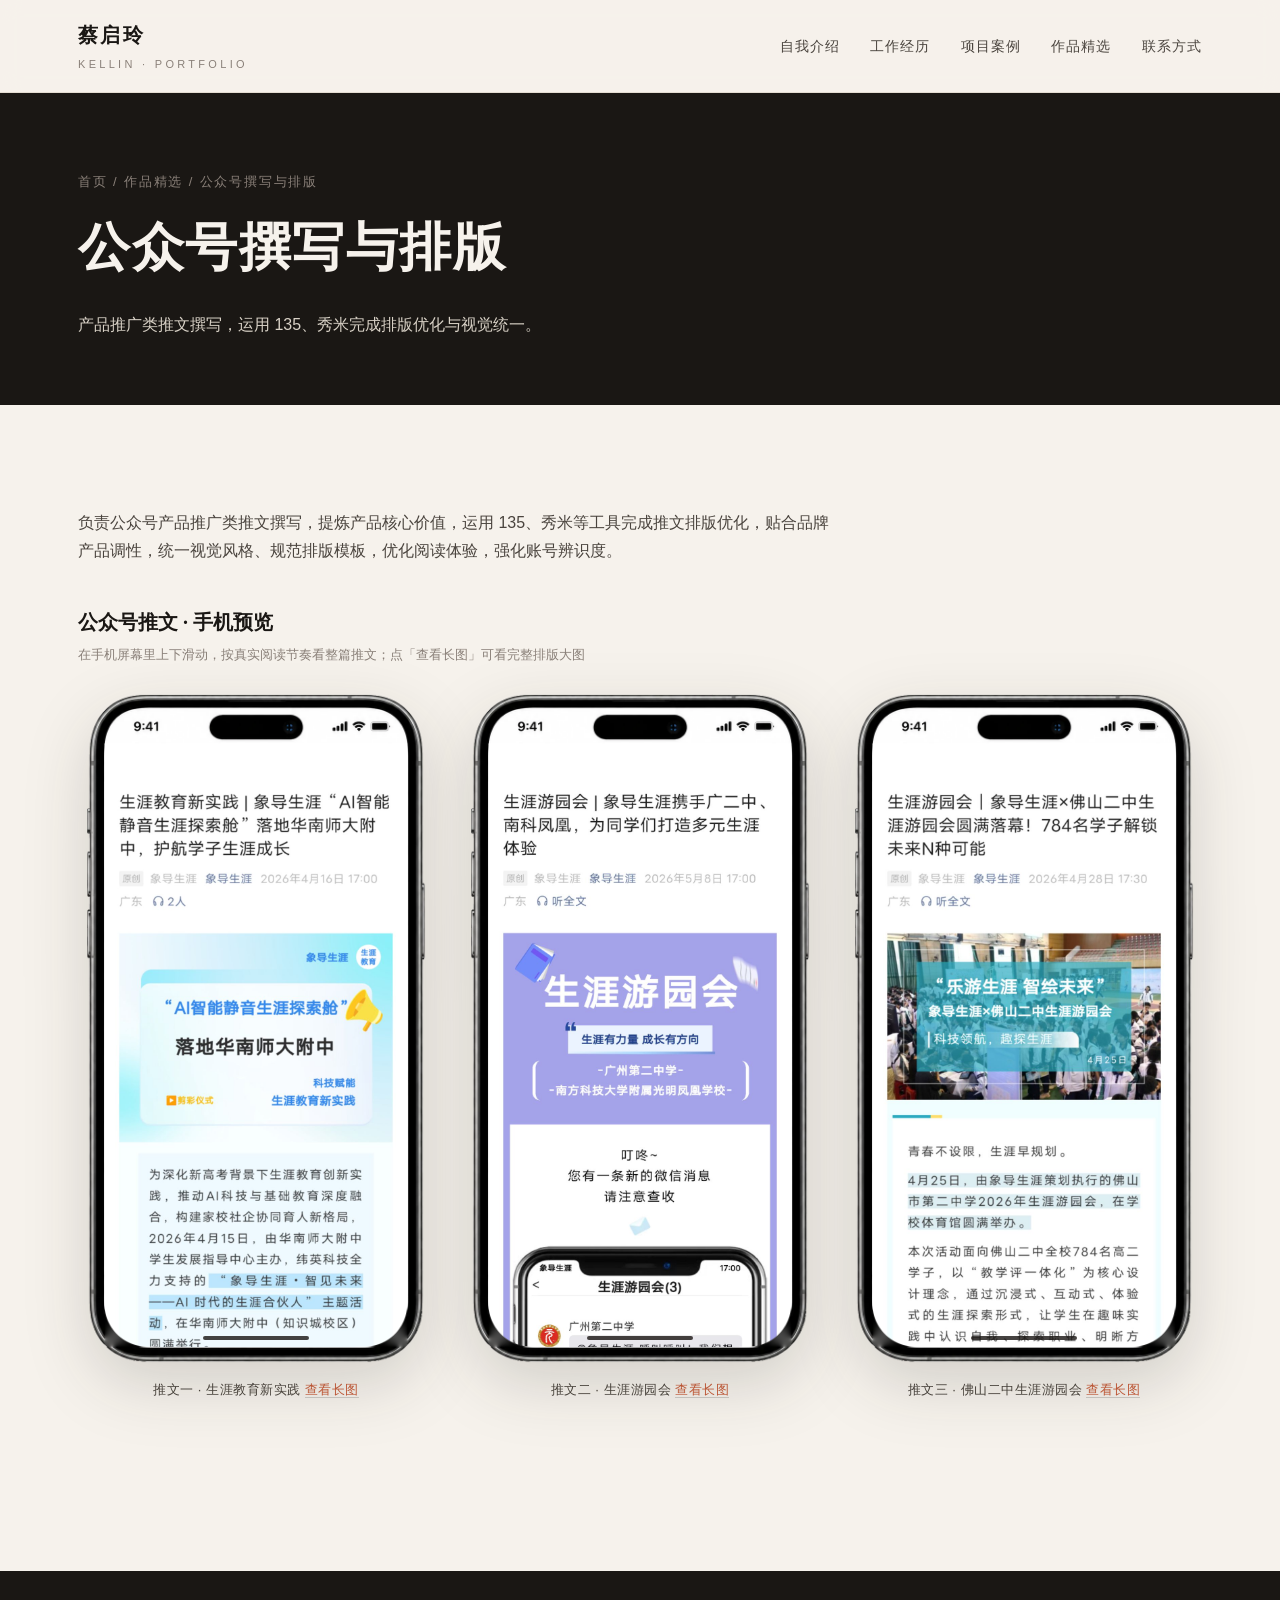
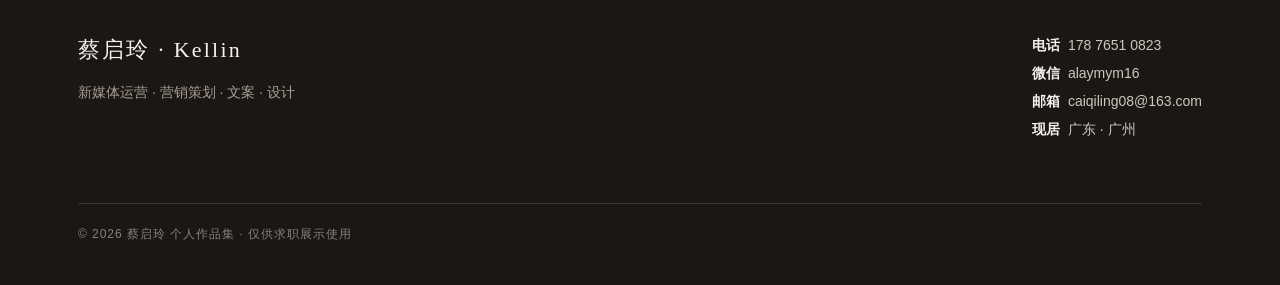
<file: works-wechat.html>
<!DOCTYPE html>
<html lang="zh-CN">
<head>
<meta charset="UTF-8">
<meta name="viewport" content="width=device-width,initial-scale=1">
<title>公众号撰写与排版 · 作品精选｜蔡启玲</title>
<link rel="stylesheet" href="assets/css/style.css">
</head>
<body>
<div id="nav-root"></div>

<section class="page-hero">
  <div class="wrap">
    <div class="crumb"><a href="index.html">首页</a> / <a href="works.html">作品精选</a> / 公众号撰写与排版</div>
    <h1>公众号撰写与排版</h1>
    <p class="sub">产品推广类推文撰写，运用 135、秀米完成排版优化与视觉统一。</p>
  </div>
</section>

<section class="section">
  <div class="wrap">
    <div class="prose">
      <p>负责公众号产品推广类推文撰写，提炼产品核心价值，运用 135、秀米等工具完成推文排版优化，贴合品牌产品调性，统一视觉风格、规范排版模板，优化阅读体验，强化账号辨识度。</p>
    </div>
    <div class="gallery-block">
      <div class="gb-title">公众号推文 · 手机预览</div>
      <div class="gb-note">在手机屏幕里上下滑动，按真实阅读节奏看整篇推文；点「查看长图」可看完整排版大图</div>
      <div class="phone-group">
        <figure class="phone-item">
          <div class="phone">
            <div class="phone-screen">
              <img src="assets/img/wechat-1.jpg" alt="推文一：生涯教育新实践，象导生涯“AI 智能静音生涯探索舱”落地华南师大附中" loading="lazy">
            </div>
            <img class="phone-frame" src="assets/img/phone-frame.webp" alt="">
            <span class="phone-bar"></span>
          </div>
          <figcaption>推文一 · 生涯教育新实践 <a href="assets/img/wechat-1.jpg" data-lb>查看长图</a></figcaption>
        </figure>
        <figure class="phone-item">
          <div class="phone">
            <div class="phone-screen">
              <img src="assets/img/wechat-2.jpg" alt="推文二：生涯游园会，象导生涯携手广二中、南科凤凰" loading="lazy">
            </div>
            <img class="phone-frame" src="assets/img/phone-frame.webp" alt="">
            <span class="phone-bar"></span>
          </div>
          <figcaption>推文二 · 生涯游园会 <a href="assets/img/wechat-2.jpg" data-lb>查看长图</a></figcaption>
        </figure>
        <figure class="phone-item">
          <div class="phone">
            <div class="phone-screen">
              <img src="assets/img/wechat-3.jpg" alt="推文三：生涯游园会，象导生涯×佛山二中 784 名学子解锁未来 N 种可能" loading="lazy">
            </div>
            <img class="phone-frame" src="assets/img/phone-frame.webp" alt="">
            <span class="phone-bar"></span>
          </div>
          <figcaption>推文三 · 佛山二中生涯游园会 <a href="assets/img/wechat-3.jpg" data-lb>查看长图</a></figcaption>
        </figure>
      </div>
    </div>
  </div>
</section>

<div id="foot-root"></div>
<script src="assets/js/partials.js"></script>
</body>
</html>
</file>
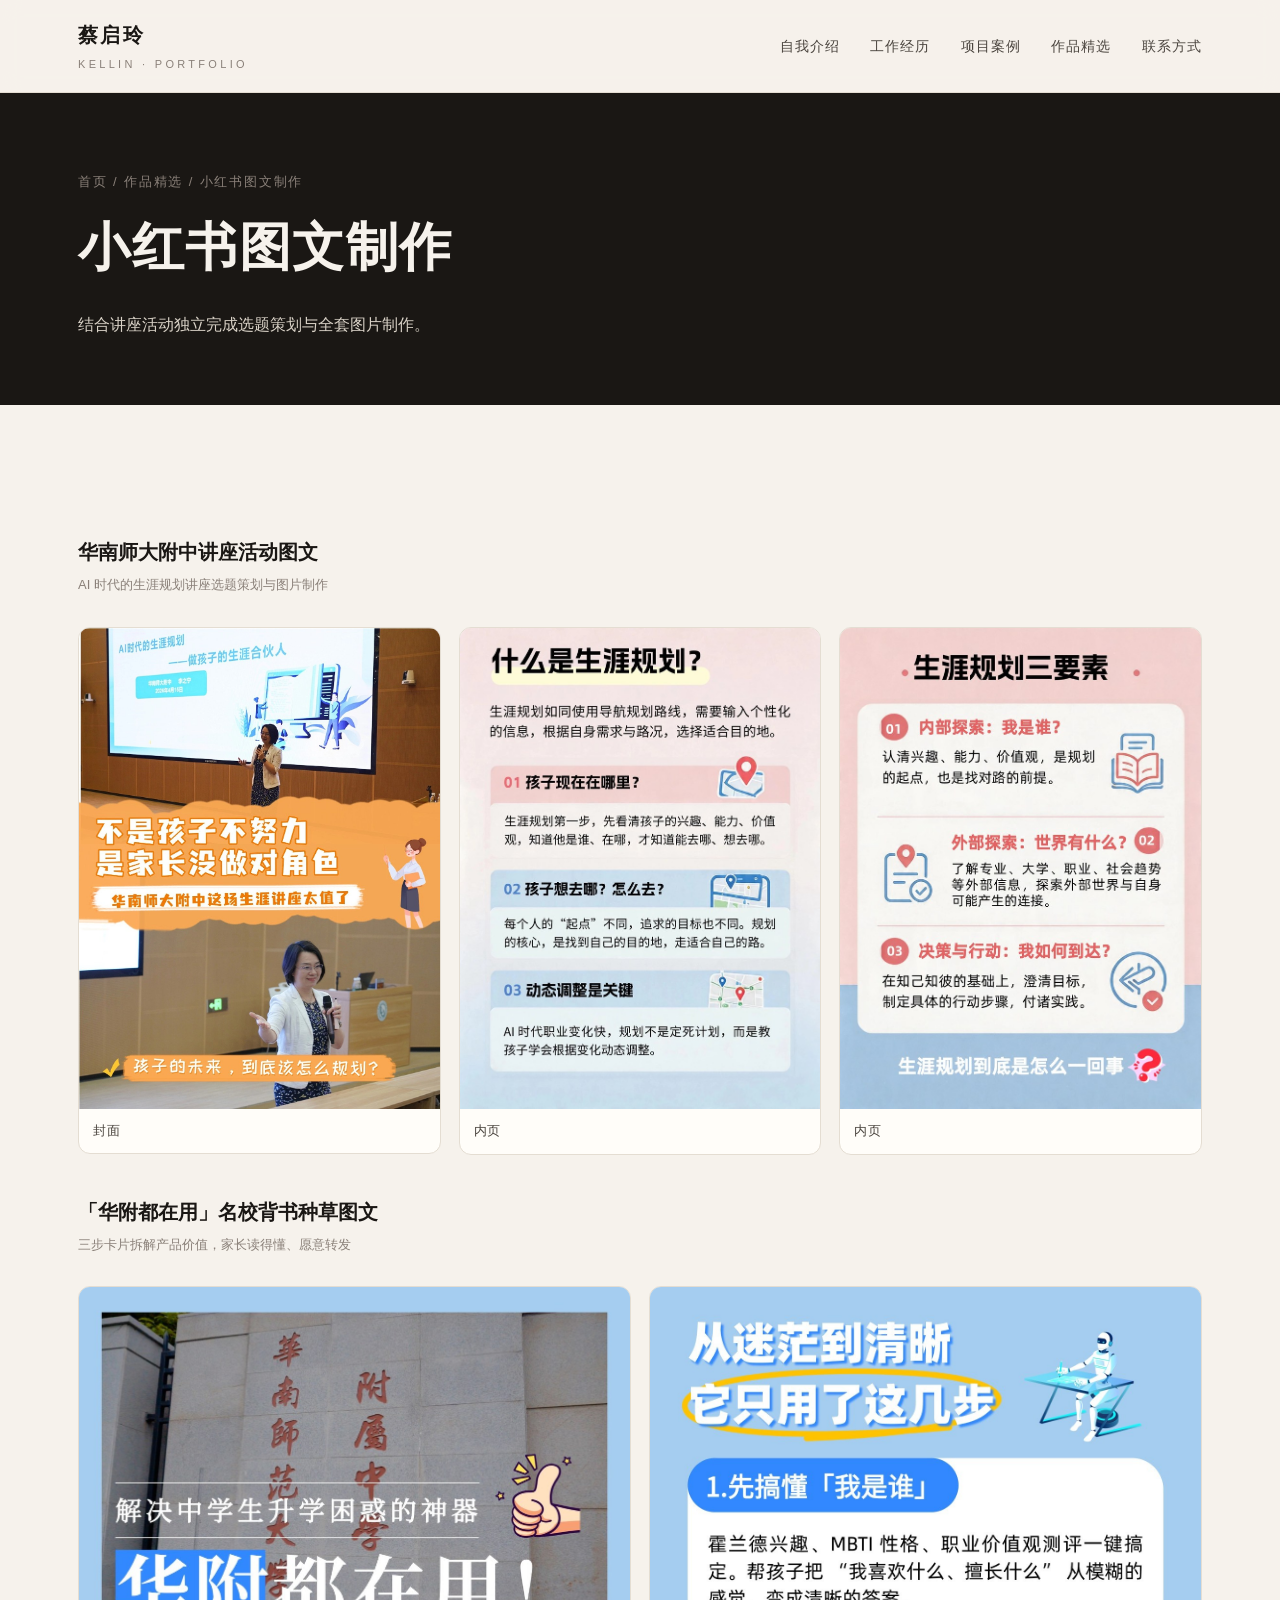
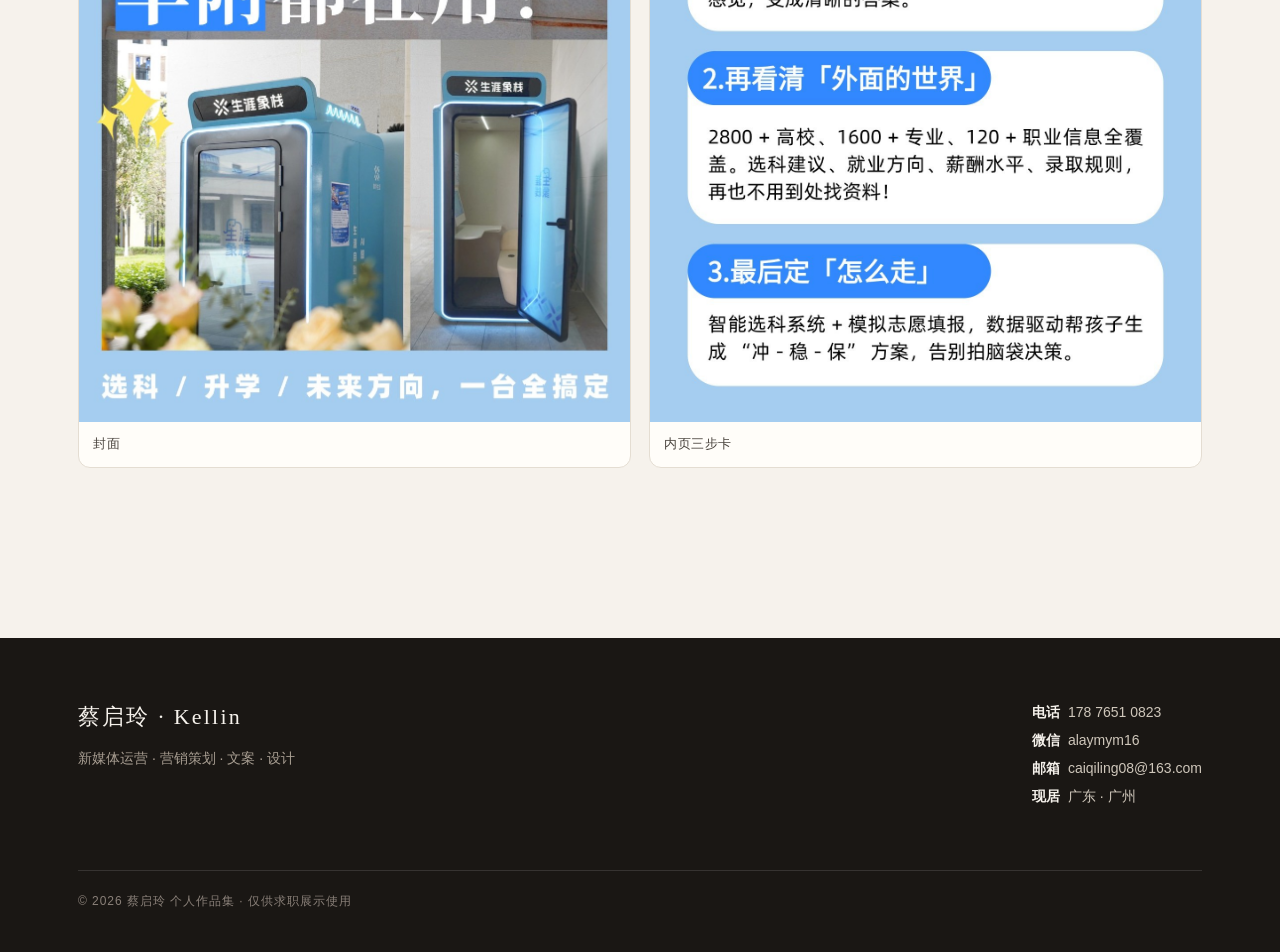
<file: works-xhs.html>
<!DOCTYPE html>
<html lang="zh-CN">
<head>
<meta charset="UTF-8">
<meta name="viewport" content="width=device-width,initial-scale=1">
<title>小红书图文制作 · 作品精选｜蔡启玲</title>
<link rel="stylesheet" href="assets/css/style.css">
</head>
<body>
<div id="nav-root"></div>

<section class="page-hero">
  <div class="wrap">
    <div class="crumb"><a href="index.html">首页</a> / <a href="works.html">作品精选</a> / 小红书图文制作</div>
    <h1>小红书图文制作</h1>
    <p class="sub">结合讲座活动独立完成选题策划与全套图片制作。</p>
  </div>
</section>

<section class="section">
  <div class="wrap">
    <div class="gallery-block">
      <div class="gb-title">华南师大附中讲座活动图文</div>
      <div class="gb-note">AI 时代的生涯规划讲座选题策划与图片制作</div>
      <div class="gallery three">
        <figure><img src="assets/img/slide38_img90.jpg" alt=""><figcaption>封面</figcaption></figure>
        <figure><img src="assets/img/slide38_img91.jpg" alt=""><figcaption>内页</figcaption></figure>
        <figure><img src="assets/img/slide38_img92.jpg" alt=""><figcaption>内页</figcaption></figure>
      </div>
    </div>

    <div class="gallery-block">
      <div class="gb-title">「华附都在用」名校背书种草图文</div>
      <div class="gb-note">三步卡片拆解产品价值，家长读得懂、愿意转发</div>
      <div class="gallery two">
        <figure><img src="assets/img/slide39_img93.jpg" alt=""><figcaption>封面</figcaption></figure>
        <figure><img src="assets/img/slide39_img94.jpg" alt=""><figcaption>内页三步卡</figcaption></figure>
      </div>
    </div>
  </div>
</section>

<div id="foot-root"></div>
<script src="assets/js/partials.js"></script>
</body>
</html>
</file>
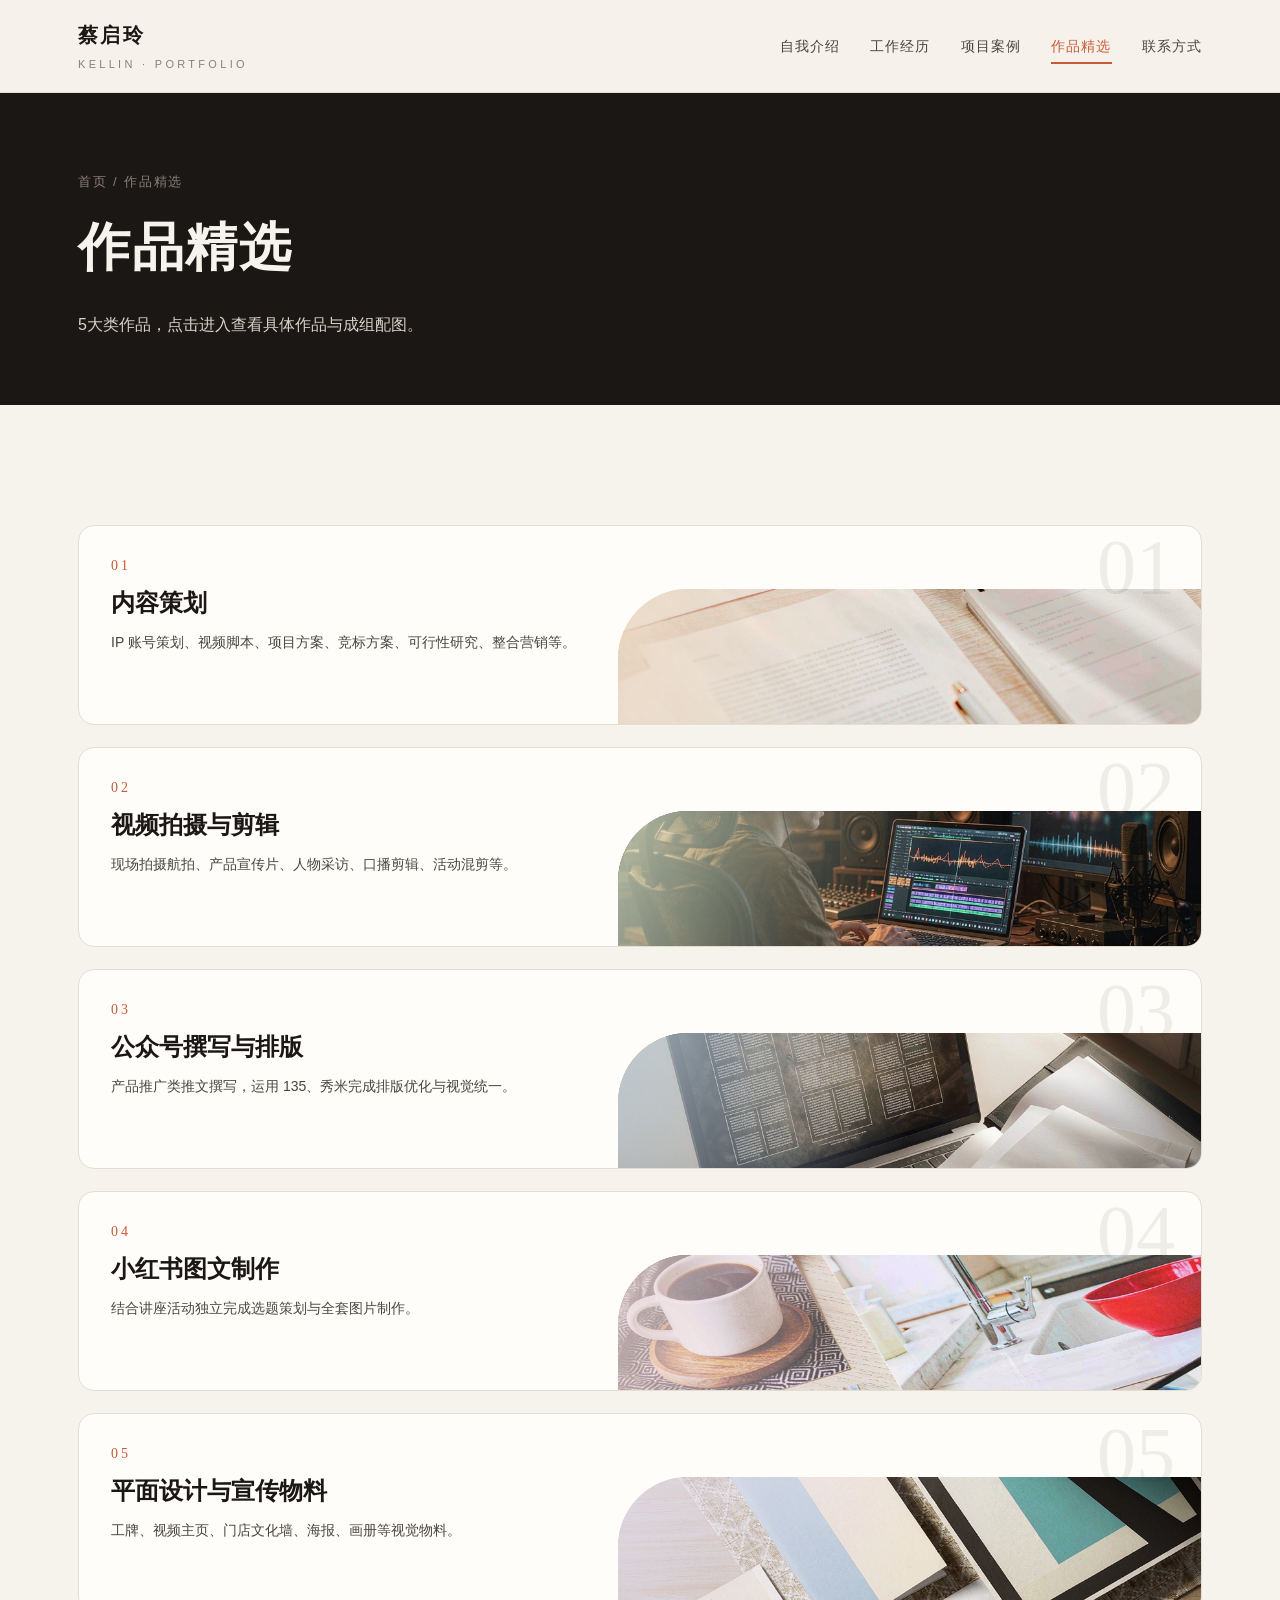
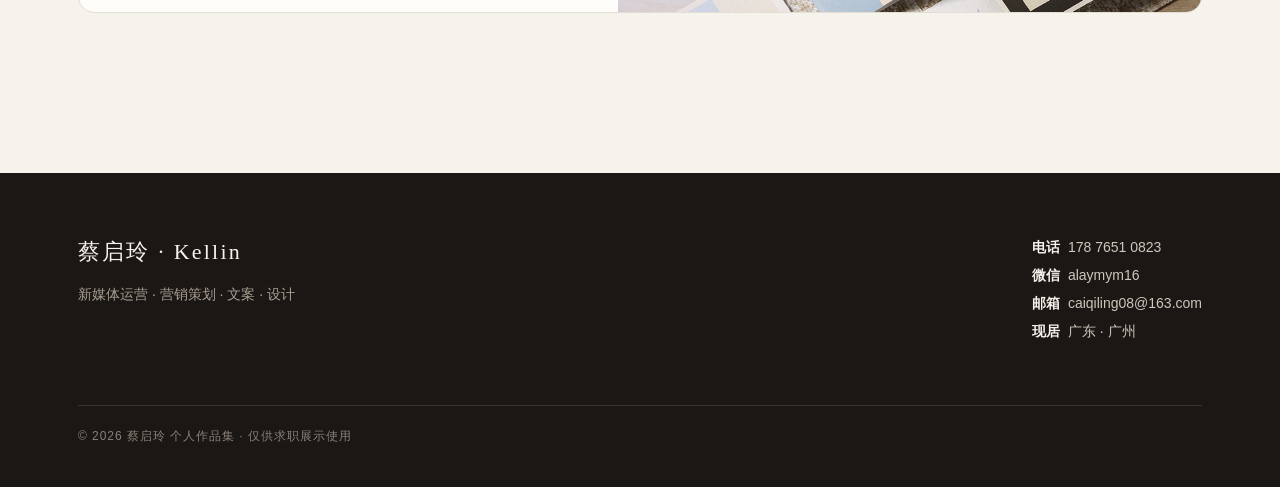
<file: works.html>
<!DOCTYPE html>
<html lang="zh-CN">
<head>
<meta charset="UTF-8">
<meta name="viewport" content="width=device-width,initial-scale=1">
<title>作品精选 · 蔡启玲</title>
<link rel="stylesheet" href="assets/css/style.css">
</head>
<body>
<div id="nav-root"></div>

<section class="page-hero">
  <div class="wrap">
    <div class="crumb"><a href="index.html">首页</a> / 作品精选</div>
    <h1>作品精选</h1>
    <p class="sub">5大类作品，点击进入查看具体作品与成组配图。</p>
  </div>
</section>

<section class="section">
  <div class="wrap">
    <div class="case-list">
      <a class="case-card" href="works-planning.html" data-num="01">
        <div class="cc-body">
          <div class="cc-num">01</div>
          <h4>内容策划</h4>
          <p>IP 账号策划、视频脚本、项目方案、竞标方案、可行性研究、整合营销等。</p>
        </div>
        <div class="cc-media"><img src="assets/img/works-planning.jpg" alt=""></div>
      </a>
      <a class="case-card" href="works-video.html" data-num="02">
        <div class="cc-body">
          <div class="cc-num">02</div>
          <h4>视频拍摄与剪辑</h4>
          <p>现场拍摄航拍、产品宣传片、人物采访、口播剪辑、活动混剪等。</p>
        </div>
        <div class="cc-media"><img src="assets/img/works-video.jpg" alt=""></div>
      </a>
      <a class="case-card" href="works-wechat.html" data-num="03">
        <div class="cc-body">
          <div class="cc-num">03</div>
          <h4>公众号撰写与排版</h4>
          <p>产品推广类推文撰写，运用 135、秀米完成排版优化与视觉统一。</p>
        </div>
        <div class="cc-media"><img src="assets/img/works-wechat.jpg" alt=""></div>
      </a>
      <a class="case-card" href="works-xhs.html" data-num="04">
        <div class="cc-body">
          <div class="cc-num">04</div>
          <h4>小红书图文制作</h4>
          <p>结合讲座活动独立完成选题策划与全套图片制作。</p>
        </div>
        <div class="cc-media"><img src="assets/img/works-xhs.jpg" alt=""></div>
      </a>
      <a class="case-card" href="works-design.html" data-num="05">
        <div class="cc-body">
          <div class="cc-num">05</div>
          <h4>平面设计与宣传物料</h4>
          <p>工牌、视频主页、门店文化墙、海报、画册等视觉物料。</p>
        </div>
        <div class="cc-media"><img src="assets/img/works-design.jpg" alt=""></div>
      </a>
    </div>
  </div>
</section>

<div id="foot-root"></div>
<script src="assets/js/partials.js"></script>
</body>
</html>
</file>
<file: assets/css/style.css>
:root{
  --ink:#1a1714;
  --ink-soft:#4a443e;
  --cream:#f6f2ec;
  --paper:#fffdf9;
  --line:#e4ddd2;
  --accent:#c75b39;
  --accent-deep:#a8431f;
  --muted:#8a8079;
  --serif:"Songti SC","Noto Serif SC",Georgia,serif;
  --sans:"PingFang SC","Noto Sans SC","Helvetica Neue",Arial,sans-serif;
  --maxw:1180px;
}
*{box-sizing:border-box;margin:0;padding:0}
html{scroll-behavior:smooth}
body{
  font-family:var(--sans);
  color:var(--ink);
  background:var(--cream);
  line-height:1.75;
  -webkit-font-smoothing:antialiased;
}
img{display:block;max-width:100%;height:auto}
a{color:inherit;text-decoration:none}

/* ===== Top nav ===== */
.nav{
  position:sticky;top:0;z-index:50;
  background:rgba(246,242,236,.86);
  backdrop-filter:saturate(140%) blur(10px);
  border-bottom:1px solid var(--line);
}
.nav-inner{
  max-width:var(--maxw);margin:0 auto;
  display:flex;align-items:center;justify-content:space-between;
  padding:18px 28px;
}
.brand{font-family:var(--serif);font-size:20px;letter-spacing:.12em;font-weight:700}
.brand small{display:block;font-family:var(--sans);font-size:11px;letter-spacing:.3em;color:var(--muted);font-weight:400;margin-top:2px}
.menu{display:flex;gap:30px;align-items:center}
.menu a{font-size:14px;letter-spacing:.08em;color:var(--ink-soft);position:relative;padding:4px 0;transition:color .2s}
.menu a::after{content:"";position:absolute;left:0;bottom:-2px;width:0;height:2px;background:var(--accent);transition:width .25s}
.menu a:hover{color:var(--ink)}
.menu a:hover::after,.menu a.active::after{width:100%}
.menu a.active{color:var(--accent)}
.burger{display:none;flex-direction:column;gap:5px;cursor:pointer;background:none;border:0;padding:8px}
.burger span{width:24px;height:2px;background:var(--ink);transition:.3s}

/* ===== Hero ===== */
.hero{
  position:relative;overflow:hidden;
  background:var(--ink);color:var(--cream);
  padding:120px 28px 110px;
}
.hero::after{
  content:"";position:absolute;right:-120px;top:-80px;width:520px;height:520px;
  background:radial-gradient(circle,var(--accent) 0%,transparent 62%);opacity:.22;
}
.hero-inner{max-width:var(--maxw);margin:0 auto;position:relative;z-index:2}
.hero .kicker{letter-spacing:.42em;font-size:12px;color:var(--accent);margin-bottom:22px}
.hero h1{font-family:var(--serif);font-size:clamp(44px,8vw,86px);line-height:1.02;font-weight:700;letter-spacing:.04em}
.hero h1 .en{display:block;font-family:var(--sans);font-size:clamp(14px,2vw,18px);letter-spacing:.4em;color:var(--muted);margin-top:18px;font-weight:400}
.hero .intent{font-size:clamp(20px,2.6vw,26px);font-weight:500;color:var(--cream);letter-spacing:.03em;line-height:1.5;margin-top:32px}
.hero .lead{max-width:560px;margin-top:38px;font-size:17px;color:#d9d2c7;line-height:1.9}
.hero .tags{margin-top:34px;display:flex;flex-wrap:wrap;gap:12px}
.hero .tags span{border:1px solid rgba(255,255,255,.28);border-radius:999px;padding:7px 18px;font-size:13px;letter-spacing:.1em}
.hero .cta{margin-top:42px;display:flex;gap:16px;flex-wrap:wrap}
.btn{display:inline-block;padding:13px 30px;border-radius:999px;font-size:14px;letter-spacing:.08em;transition:.25s;cursor:pointer;border:1px solid transparent}
.btn-solid{background:var(--accent);color:#fff}
.btn-solid:hover{background:var(--accent-deep)}
.btn-ghost{border-color:rgba(255,255,255,.4);color:var(--cream)}
.btn-ghost:hover{border-color:var(--cream);background:rgba(255,255,255,.08)}

/* ===== Section ===== */
.wrap{max-width:var(--maxw);margin:0 auto;padding:0 28px}
.section{padding:90px 0}
.section-head{margin-bottom:48px}
.section-head .eyebrow{letter-spacing:.4em;font-size:12px;color:var(--accent);margin-bottom:14px}
.section-head h2{font-family:var(--serif);font-size:clamp(30px,5vw,46px);font-weight:700;letter-spacing:.03em}
.section-head p{margin-top:14px;color:var(--ink-soft);max-width:640px}
.divider{height:1px;background:var(--line)}

/* home entry cards */
.entry-grid{display:grid;grid-template-columns:repeat(2,1fr);gap:22px}
.entry{
  background:var(--paper);border:1px solid var(--line);border-radius:18px;
  transition:.3s;position:relative;overflow:hidden;display:flex;flex-direction:column;
}
.entry:hover{transform:translateY(-4px);box-shadow:0 18px 40px -22px rgba(26,23,20,.35);border-color:#d8cfc0}
.entry .entry-body{padding:32px 32px 26px;display:flex;flex-direction:column;flex:1}
.entry .num{font-family:var(--serif);font-size:15px;color:var(--accent);letter-spacing:.2em}
.entry h3{font-family:var(--serif);font-size:26px;margin:10px 0 12px;font-weight:700}
.entry p{color:var(--ink-soft);font-size:15px}
.entry .go{margin-top:18px;font-size:13px;letter-spacing:.16em;color:var(--accent);display:inline-flex;align-items:center;gap:8px}
.entry .go::after{content:"→";transition:transform .25s}
.entry:hover .go::after{transform:translateX(6px)}
.entry .entry-media{position:relative;height:156px;overflow:hidden;border-top:1px solid var(--line)}
.entry .entry-media img{width:100%;height:100%;object-fit:cover;display:block;transition:transform .5s}
.entry:hover .entry-media img{transform:scale(1.05)}
.entry .entry-media .cap{position:absolute;left:0;right:0;bottom:0;padding:26px 16px 11px;background:linear-gradient(180deg,transparent,rgba(20,18,16,.7));color:#fff;font-size:12px;letter-spacing:.06em}

/* ===== Generic detail page ===== */
.page-hero{background:var(--ink);color:var(--cream);padding:78px 0 66px}
.page-hero .wrap{display:flex;flex-direction:column;gap:8px}
.crumb{font-size:13px;letter-spacing:.14em;color:var(--muted)}
.crumb a:hover{color:var(--accent)}
.page-hero h1{font-family:var(--serif);font-size:clamp(32px,5vw,52px);font-weight:700;letter-spacing:.03em}
.page-hero .sub{color:#d9d2c7;max-width:680px;margin-top:10px}

.breadcrumb{padding:20px 0 0;font-size:13px;color:var(--muted);letter-spacing:.06em}
.breadcrumb a:hover{color:var(--accent)}

.prose{max-width:760px}
.prose p{color:var(--ink-soft);margin:14px 0;font-size:16px}
.prose h3{font-family:var(--serif);font-size:24px;margin:36px 0 8px;font-weight:700}
.meta-list{list-style:none;display:grid;grid-template-columns:repeat(2,1fr);gap:18px 40px;margin:26px 0}
.meta-list li{border-left:3px solid var(--accent);padding-left:16px}
.meta-list .k{font-size:12px;letter-spacing:.2em;color:var(--muted)}
.work-experience .meta-list .k{font-size:14px;font-weight:700;letter-spacing:.04em;color:var(--ink)}
.gb-meta.exp-meta, .gallery-block .gb-meta.exp-meta{color:#7a716a;font-weight:600;font-size:14.5px;letter-spacing:.04em}
.meta-list .v{font-size:17px;font-weight:600;margin-top:3px}
.tags{display:flex;flex-wrap:wrap;gap:10px;align-items:center}
.tags span{white-space:nowrap}

/* stat row */
.stats{display:grid;grid-template-columns:repeat(4,1fr);gap:20px;margin:34px 0}
.stat{background:var(--paper);border:1px solid var(--line);border-radius:14px;padding:24px 18px;text-align:center}
.stat .big{font-family:var(--serif);font-size:34px;color:var(--accent);font-weight:700}
.stat .lbl{font-size:13px;color:var(--ink-soft);margin-top:6px}

/* table */
.table-wrap{overflow-x:auto;margin:26px 0;border:1px solid var(--line);border-radius:14px}
table{width:100%;border-collapse:collapse;font-size:14px;min-width:640px}
th,td{padding:13px 16px;text-align:left;border-bottom:1px solid var(--line)}
th{background:#efe9df;font-weight:600;letter-spacing:.05em;color:var(--ink)}
tr:last-child td{border-bottom:0}
td:nth-child(n+3){text-align:right;font-variant-numeric:tabular-nums}

/* ===== GALLERY — grouped 2-3 images, NEVER single column on mobile ===== */
.gallery{
  display:grid;
  grid-template-columns:repeat(2,1fr);  /* desktop: 2 per row, full image no crop */
  gap:18px;
  margin:30px 0;
  align-items:start;
}
.gallery.two{grid-template-columns:repeat(2,1fr)}
.gallery.three{grid-template-columns:repeat(3,1fr)}
.gallery.single{grid-template-columns:1fr;max-width:920px;margin-left:auto;margin-right:auto}
/* 两张竖图等高：同一画框比例 + contain，不裁切、不拉伸 */
.gallery.equal-h img{aspect-ratio:462/682;object-fit:contain;height:auto;background:var(--paper)}
/* 宽幅封面/横幅图：整行满宽，一行一张，保证可读；同框比等高 */
.gallery.wide{grid-template-columns:1fr}
.gallery.wide img{aspect-ratio:1533/679;object-fit:cover}
.gallery figure{margin:0;background:var(--paper);border:1px solid var(--line);border-radius:12px;overflow:hidden;transition:.3s;display:flex;flex-direction:column}
.gallery figure:hover{transform:translateY(-3px);box-shadow:0 14px 30px -20px rgba(26,23,20,.4)}
.gallery img{width:100%;height:auto;display:block;cursor:zoom-in}
.gallery figcaption{padding:11px 14px;font-size:13px;color:var(--ink-soft);letter-spacing:.04em}
.gallery-block{margin:40px 0}
.gallery-block .gb-title{font-family:var(--serif);font-size:20px;font-weight:700;margin-bottom:4px}
.gallery-block .gb-meta{font-size:15px;font-weight:700;color:var(--ink);margin:2px 0 14px;letter-spacing:.02em}
.gallery-block .gb-note{font-size:13px;color:var(--muted);margin-bottom:14px}

/* ===== 公众号推文：手机模型内可上下滑动 ===== */
.phone-group{display:grid;grid-template-columns:repeat(3,1fr);gap:28px;margin:26px 0 6px;align-items:start}
.phone-item{margin:0;display:flex;flex-direction:column;align-items:center}
.phone{position:relative;width:100%;max-width:340px;aspect-ratio:720/1420;
  filter:drop-shadow(0 22px 32px rgba(26,23,20,.16))}
.phone-screen{position:absolute;left:5.417%;top:7.535%;width:89.167%;height:90.07%;
  background:#fff;overflow-y:auto;overflow-x:hidden;
  -webkit-overflow-scrolling:touch;overscroll-behavior:contain;
  border-radius:0 0 14.02% 14.02% / 0 0 7.04% 7.04%;
  scrollbar-width:none;-ms-overflow-style:none}
.phone-screen::-webkit-scrollbar{display:none}
.phone-screen img{display:block;width:100%;height:auto}
.phone-frame{position:absolute;inset:0;width:100%;height:100%;pointer-events:none;user-select:none}
.phone-bar{position:absolute;left:34.5%;bottom:3.5%;width:31%;height:4px;border-radius:99px;background:rgba(24,20,18,.8);pointer-events:none}
.phone-item figcaption{margin-top:16px;font-size:13px;color:var(--ink-soft);letter-spacing:.04em;text-align:center;line-height:1.7}
.phone-item figcaption a{color:var(--accent);border-bottom:1px solid rgba(26,23,20,.18)}
.phone-item figcaption a:hover{border-bottom-color:var(--accent)}
@media (max-width:1080px){.phone-group{grid-template-columns:repeat(2,1fr)}}
@media (max-width:760px){
  .phone-group{grid-template-columns:1fr;gap:34px}
  .phone-item .phone{max-width:300px}
}

/* sub-project list — text-cover cards (no image thumbnail) */
.sublist{display:grid;grid-template-columns:repeat(2,1fr);gap:20px;margin:30px 0;align-items:stretch;counter-reset:card}
.subcard{background:var(--paper);border:1px solid var(--line);border-radius:16px;overflow:hidden;transition:.3s;display:flex;flex-direction:column}
.subcard:hover{transform:translateY(-4px);box-shadow:0 16px 36px -22px rgba(26,23,20,.35);border-color:#d8cfc0}
.subcard .body{padding:30px 30px 28px;display:flex;flex-direction:column;flex:1}
.subcard .body::before{counter-increment:card;content:counter(card,decimal-leading-zero);font-family:var(--serif);font-size:14px;letter-spacing:.22em;color:var(--accent);margin-bottom:14px}
.subcard h4{font-family:var(--serif);font-size:22px;font-weight:700;line-height:1.4}
.subcard p{font-size:14px;color:var(--ink-soft);margin-top:10px;line-height:1.75}

/* ===== Case list — horizontal cards (image + tint + watermark) ===== */
.case-list{display:flex;flex-direction:column;gap:22px;margin:30px 0}
.case-card{position:relative;display:block;overflow:hidden;background:var(--paper);border:1px solid var(--line);border-radius:16px;min-height:200px;transition:.3s;--tint:#e9e3d9}
.case-card:hover{transform:translateY(-3px);box-shadow:0 18px 40px -24px rgba(26,23,20,.4);border-color:#d8cfc0}
.case-card:nth-child(1){--tint:#f1dcc6}
.case-card:nth-child(2){--tint:#dde8cd}
.case-card:nth-child(3){--tint:#d0e1ef}
.case-card:nth-child(4){--tint:#f0dbdd}
.case-card:nth-child(5){--tint:#e3dcee}
.case-card .cc-body{position:relative;z-index:2;padding:28px 32px;max-width:54%}
.case-card .cc-num{font-family:var(--serif);font-size:14px;letter-spacing:.22em;color:var(--accent)}
.case-card h4{font-family:var(--serif);font-size:24px;font-weight:700;line-height:1.4;margin:8px 0 10px;color:var(--ink)}
.case-card p{font-size:14px;color:var(--ink-soft);line-height:1.75}
.case-card .cc-media{position:absolute;right:0;bottom:0;width:52%;height:68%;overflow:hidden;border-top-left-radius:70px}
.case-card .cc-media img{width:100%;height:100%;object-fit:cover;display:block}
.case-card .cc-media::before{content:"";position:absolute;inset:0;background:linear-gradient(112deg,var(--tint) 0%,transparent 52%);opacity:.8;z-index:1}
.case-card::after{content:attr(data-num);position:absolute;top:2px;right:26px;font-family:var(--serif);font-size:78px;line-height:1;color:rgba(26,23,20,.07);z-index:1}

/* ===== Works modal (内容策划详情弹窗) ===== */
.subcard .go{margin-top:14px;font-size:12px;letter-spacing:.12em;color:var(--accent);display:inline-block}
.wd-overlay{position:fixed;inset:0;background:rgba(20,18,16,.62);display:none;z-index:300;padding:24px;overflow:auto}
.wd-overlay.open{display:block}
.wd-modal{background:var(--paper);border:1px solid var(--line);border-radius:16px;max-width:820px;margin:40px auto;overflow:hidden}
.wd-head{display:flex;justify-content:space-between;align-items:flex-start;gap:16px;padding:22px 28px 14px;border-bottom:1px solid var(--line)}
.wd-head h3{font-family:var(--serif);font-size:23px;font-weight:700;line-height:1.35}
.wd-close{border:0;background:none;font-size:26px;line-height:1;color:var(--muted);cursor:pointer;padding:2px 8px}
.wd-close:hover{color:var(--ink)}
.wd-body{padding:18px 28px 26px}
.wd-desc{font-size:15px;color:var(--ink-soft);line-height:1.85}
.wd-points{list-style:none;margin:16px 0 0;padding:0;display:grid;gap:9px}
.wd-points li{border-left:3px solid var(--accent);padding-left:13px;font-size:14px;color:var(--ink-soft)}
.wd-points li b{color:var(--ink);font-weight:500;margin-right:8px}
.wd-imgs{margin-top:18px;display:grid;grid-template-columns:1fr;gap:14px}
.wd-imgs img{width:100%;height:auto;display:block;border:1px solid var(--line);border-radius:10px;cursor:zoom-in}
.wd-imgs.n-2{grid-template-columns:repeat(2,1fr)}
.wd-imgs.n-3{grid-template-columns:repeat(3,1fr)}
.wd-imgs.n-4{grid-template-columns:repeat(2,1fr)}
@media(max-width:700px){
  .wd-imgs.n-3{grid-template-columns:repeat(2,1fr)}
  .wd-imgs.n-4{grid-template-columns:repeat(2,1fr)}
}
@media(max-width:620px){
  .wd-overlay{padding:12px}
  .wd-modal{margin:16px auto}
  .wd-head{padding:18px 20px 12px}
  .wd-body{padding:16px 20px 20px}
}

/* ===== Footer ===== */
.footer{background:var(--ink);color:#cfc7bb;padding:60px 28px 40px;margin-top:40px}
.footer .wrap{display:flex;flex-wrap:wrap;justify-content:space-between;gap:30px}
.footer .f-brand{font-family:var(--serif);font-size:22px;color:var(--cream);letter-spacing:.1em}
.footer .f-contact{font-size:14px;line-height:2}
.footer .f-contact b{color:var(--cream);font-weight:600;margin-right:8px}
.footer .copy{width:100%;border-top:1px solid rgba(255,255,255,.12);margin-top:30px;padding-top:20px;font-size:12px;color:var(--muted);letter-spacing:.08em}

/* ===== About grid (image + text) ===== */
.about-grid{display:grid;grid-template-columns:300px 1fr;gap:48px;align-items:stretch}
.about-media{display:flex;flex-direction:column;justify-content:space-between;height:100%}
.about-media img{width:100%;height:auto;display:block}
.about-me{font-family:var(--serif);font-size:clamp(24px,3vw,36px);letter-spacing:.16em;color:var(--accent);line-height:1;margin-top:24px}
.about-grid .prose > h3:first-child{margin-top:0}

/* ===== Lightbox: click image to view full size ===== */
.lb-overlay{position:fixed;inset:0;background:rgba(20,18,16,.92);display:none;overflow:auto;z-index:200;padding:24px}
.lb-overlay.open{display:block}
.lb-overlay img{display:block;margin:0 auto;max-width:100%;height:auto;background:#fff;border-radius:6px}
.lb-close{position:fixed;top:14px;right:18px;width:40px;height:40px;border:0;border-radius:50%;background:rgba(255,255,255,.15);color:#fff;font-size:22px;line-height:40px;text-align:center;cursor:pointer;z-index:201}
.lb-close:hover{background:rgba(255,255,255,.3)}

/* ===== Responsive ===== */
@media(max-width:860px){
  .menu{
    position:absolute;top:100%;left:0;right:0;
    flex-direction:column;align-items:flex-start;gap:0;
    background:var(--cream);border-bottom:1px solid var(--line);
    max-height:0;overflow:hidden;transition:max-height .3s ease;
  }
  .menu.open{max-height:460px}
  .menu a{width:100%;padding:15px 28px;border-bottom:1px solid var(--line)}
  .burger{display:flex}
  .entry-grid{grid-template-columns:1fr}
  .stats{grid-template-columns:repeat(2,1fr)}
  .sublist{grid-template-columns:1fr}
  /* GALLERY: keep 2 columns on mobile — never collapse to single */
  .gallery{grid-template-columns:repeat(2,1fr);gap:10px}
  .gallery.two{grid-template-columns:repeat(2,1fr)}
  .gallery.three{grid-template-columns:repeat(2,1fr)}
  .meta-list{grid-template-columns:1fr}
  .about-grid{grid-template-columns:1fr;gap:24px}
  .case-card .cc-body{max-width:100%;padding:24px 24px 18px}
  .case-card .cc-media{position:relative;width:100%;height:150px;border-top-left-radius:0;margin-top:6px}
  .case-card::after{font-size:54px;top:0;right:16px}
}
@media(max-width:480px){
  .gallery{grid-template-columns:repeat(2,1fr)}
}
</file>
